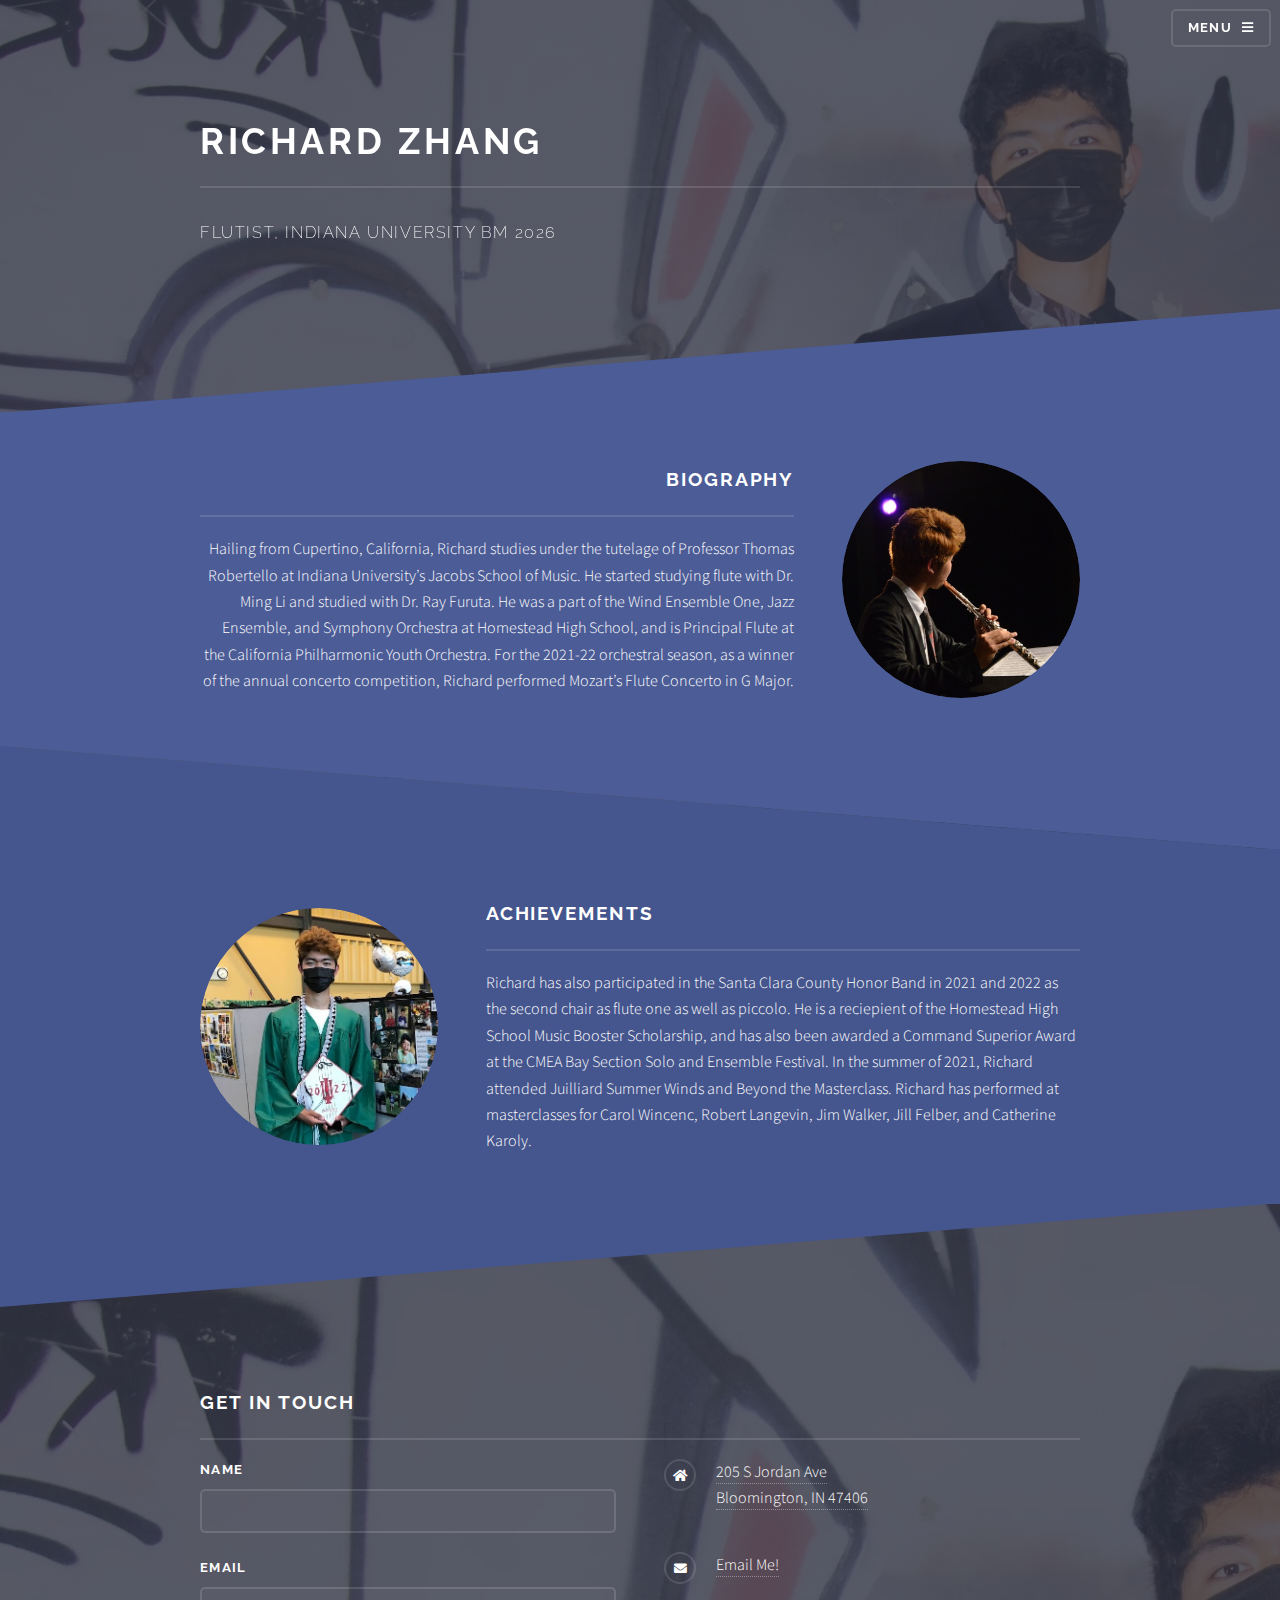
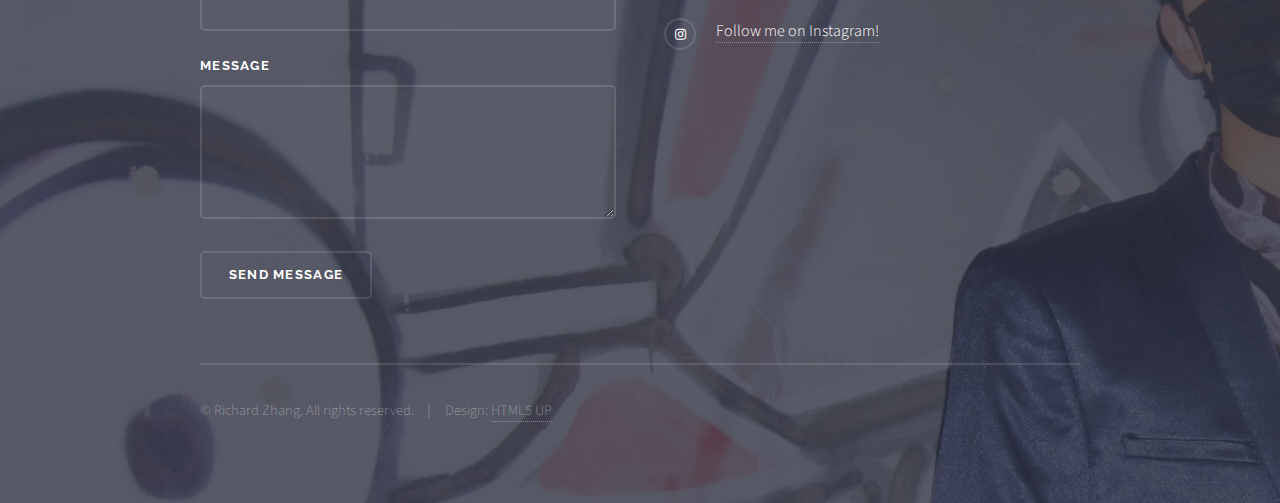
<file: index.html>
<!DOCTYPE HTML>

<html>
	<head>
		<title>Richard Zhang</title>
		<meta charset="utf-8" />
		<meta name="viewport" content="width=device-width, initial-scale=1, user-scalable=no" />
		<link rel="stylesheet" href="assets/css/main.css" />
		<noscript><link rel="stylesheet" href="assets/css/noscript.css" /></noscript>
	</head>
	<body class="is-preload">

		<!-- Page Wrapper -->
			<div id="page-wrapper">

				<!-- Header -->
					<header id="header" class="alt">
						<h1><a href="/">Richard Zhang</a></h1>
						<nav>
							<a href="#menu">Menu</a>
						</nav>
					</header>

				<!-- Menu -->
					<nav id="menu">
						<div class="inner">
							<h2>Menu</h2>
							<ul class="links">
								<li><a href="/">Home</a></li>
								<li><a href="RepList">Repertoire List</a></li>
								<li><a href="Media">Media</a></li>
								<li><a href="images/Resume.pdf">Resume(pdf)</a></li>

								<!-- <li><a href="#">Sign Up</a></li> -->
							</ul>
							<a href="#" class="close">Close</a>
						</div>
					</nav>

				<!-- Banner -->
					<section id="banner">
						<div class="inner">
							<!-- <div class="logo"><span class="icon fa-gem"></span></div> -->
							<h2>Richard Zhang</h2>
							<p>Flutist, Indiana University BM 2026</p>
						</div>
					</section>

				<!-- Wrapper -->
					<section id="wrapper">

						<!-- One -->
							<section id="one" class="wrapper spotlight style1">
								<div class="inner">
									<a href="#" class="image"><img src="images/pic01.jpg" alt="" /></a>
									<div class="content">
										<h2 class="major">Biography</h2>
										<p>Hailing from Cupertino, California, Richard studies under the tutelage of Professor Thomas Robertello at Indiana University’s Jacobs School of Music. He started studying flute with Dr. Ming Li and studied with Dr. Ray Furuta. He was a part of the Wind Ensemble One, Jazz Ensemble, and Symphony Orchestra at Homestead High School, and is Principal Flute at the California Philharmonic Youth Orchestra. For the 2021-22 orchestral season, as a winner of the annual concerto competition, Richard performed Mozart’s Flute Concerto in G Major. 
											</p>
										<!-- <a href="#" class="special">Learn more</a> -->
									</div>
								</div>
							</section>

						<!-- Two -->
							<section id="two" class="wrapper alt spotlight style2">
								<div class="inner">
									<a href="#" class="image"><img src="images/pic03.jpg" alt="" /></a>
									<div class="content">
										<h2 class="major">Achievements</h2>
										<p>Richard has also participated in the Santa Clara County Honor Band in 2021 and 2022 as the second chair as flute one as well as piccolo. He is a reciepient of the Homestead High School Music Booster Scholarship, and has also been awarded a Command Superior Award at the CMEA Bay Section Solo and Ensemble Festival. In the summer of 2021, Richard attended Juilliard Summer Winds and Beyond the Masterclass. Richard has performed at masterclasses for Carol Wincenc, Robert Langevin, Jim Walker, Jill Felber, and Catherine Karoly.</p>
										<!-- <a href="#" class="special">Learn more</a> -->
									</div>
								</div>
							</section>

				<!-- Footer -->
					<section id="footer">
						<div class="inner">
							<h2 class="major">Get in touch</h2>
							<form action="https://formspree.io/f/mnqwknlj" method="POST" >
								<div class="fields">
									<div class="field">
										<label for="name">Name</label>
										<input type="text" name="name" id="name" required />
									</div>
									<div class="field">
										<label for="email">Email</label>
										<input type="email" name="email" id="email" required/>
									</div>
									<div class="field">
										<label for="message">Message</label>
										<textarea name="message" id="message" rows="4" required></textarea>
									</div>
								</div>
								<ul class="actions">
									<li><input type="submit" value="Send Message" /></li>
								</ul>
							</form>
							<ul class="contact">
								<li class="icon solid fa-home">
									
									
									<a href=https://www.google.com/maps?q=jacobs+school+of+music&uact=5&gs_lcp=[base64]&um=1&ie=UTF-8&sa=X&ved=2ahUKEwioj--Zrtv4AhVCIUQIHWFEClIQ_AUoA3oECAIQBQ target="_blank">205 S Jordan Ave<br />
										Bloomington, IN 47406</a>
								</li>
								<li class="icon solid fa-envelope"><a href="mailto:richard.yzhang@yahoo.com" target="_blank">Email Me!</a></li>
								<li class="icon brands fa-instagram"><a href="https://www.instagram.com/richardzhangfl/" target="_blank">Follow me on Instagram!</a></li>
								<!-- <li class="icon solid fa-phone">(000) 000-0000</li> -->
								<!-- <li class="icon brands fa-twitter"><a href="#">twitter.com/untitled-tld</a></li>
								<li class="icon brands fa-facebook-f"><a href="#">facebook.com/untitled-tld</a></li> -->
							</ul>
							<ul class="copyright">
								<li>&copy; Richard Zhang. All rights reserved.</li><li>Design: <a href="http://html5up.net">HTML5 UP</a></li>
							</ul>
						</div>
					</section>

			</div>

		<!-- Scripts -->
			<script src="assets/js/jquery.min.js"></script>
			<script src="assets/js/jquery.scrollex.min.js"></script>
			<script src="assets/js/browser.min.js"></script>
			<script src="assets/js/breakpoints.min.js"></script>
			<script src="assets/js/util.js"></script>
			<script src="assets/js/main.js"></script>

	</body>
</html>

						<!-- Three -->
							<!-- <section id="three" class="wrapper spotlight style3">
								<div class="inner">
									<a href="#" class="image"><img src="images/pic03.jpg" alt="" /></a>
									<div class="content">
										<h2 class="major">Nullam dignissim</h2>
										<p>Lorem ipsum dolor sit amet, etiam lorem adipiscing elit. Cras turpis ante, nullam sit amet turpis non, sollicitudin posuere urna. Mauris id tellus arcu. Nunc vehicula id nulla dignissim dapibus. Nullam ultrices, neque et faucibus viverra, ex nulla cursus.</p>
										<a href="#" class="special">Learn more</a>
									</div>
								</div>
							</section> -->

						<!-- Four -->
							<!-- <section id="four" class="wrapper alt style1">
								<div class="inner">
									<h2 class="major">Vitae phasellus</h2>
									<p>Cras mattis ante fermentum, malesuada neque vitae, eleifend erat. Phasellus non pulvinar erat. Fusce tincidunt, nisl eget mattis egestas, purus ipsum consequat orci, sit amet lobortis lorem lacus in tellus. Sed ac elementum arcu. Quisque placerat auctor laoreet.</p>
									<section class="features">
										<article>
											<a href="#" class="image"><img src="images/pic04.jpg" alt="" /></a>
											<h3 class="major">Sed feugiat lorem</h3>
											<p>Lorem ipsum dolor sit amet, consectetur adipiscing vehicula id nulla dignissim dapibus ultrices.</p>
											<a href="#" class="special">Learn more</a>
										</article>
										<article>
											<a href="#" class="image"><img src="images/pic05.jpg" alt="" /></a>
											<h3 class="major">Nisl placerat</h3>
											<p>Lorem ipsum dolor sit amet, consectetur adipiscing vehicula id nulla dignissim dapibus ultrices.</p>
											<a href="#" class="special">Learn more</a>
										</article>
										<article>
											<a href="#" class="image"><img src="images/pic06.jpg" alt="" /></a>
											<h3 class="major">Ante fermentum</h3>
											<p>Lorem ipsum dolor sit amet, consectetur adipiscing vehicula id nulla dignissim dapibus ultrices.</p>
											<a href="#" class="special">Learn more</a>
										</article>
										<article>
											<a href="#" class="image"><img src="images/pic07.jpg" alt="" /></a>
											<h3 class="major">Fusce consequat</h3>
											<p>Lorem ipsum dolor sit amet, consectetur adipiscing vehicula id nulla dignissim dapibus ultrices.</p>
											<a href="#" class="special">Learn more</a>
										</article>
									</section>
									<ul class="actions">
										<li><a href="#" class="button">Browse All</a></li>
									</ul>
								</div>
							</section>

					</section> -->
</file>
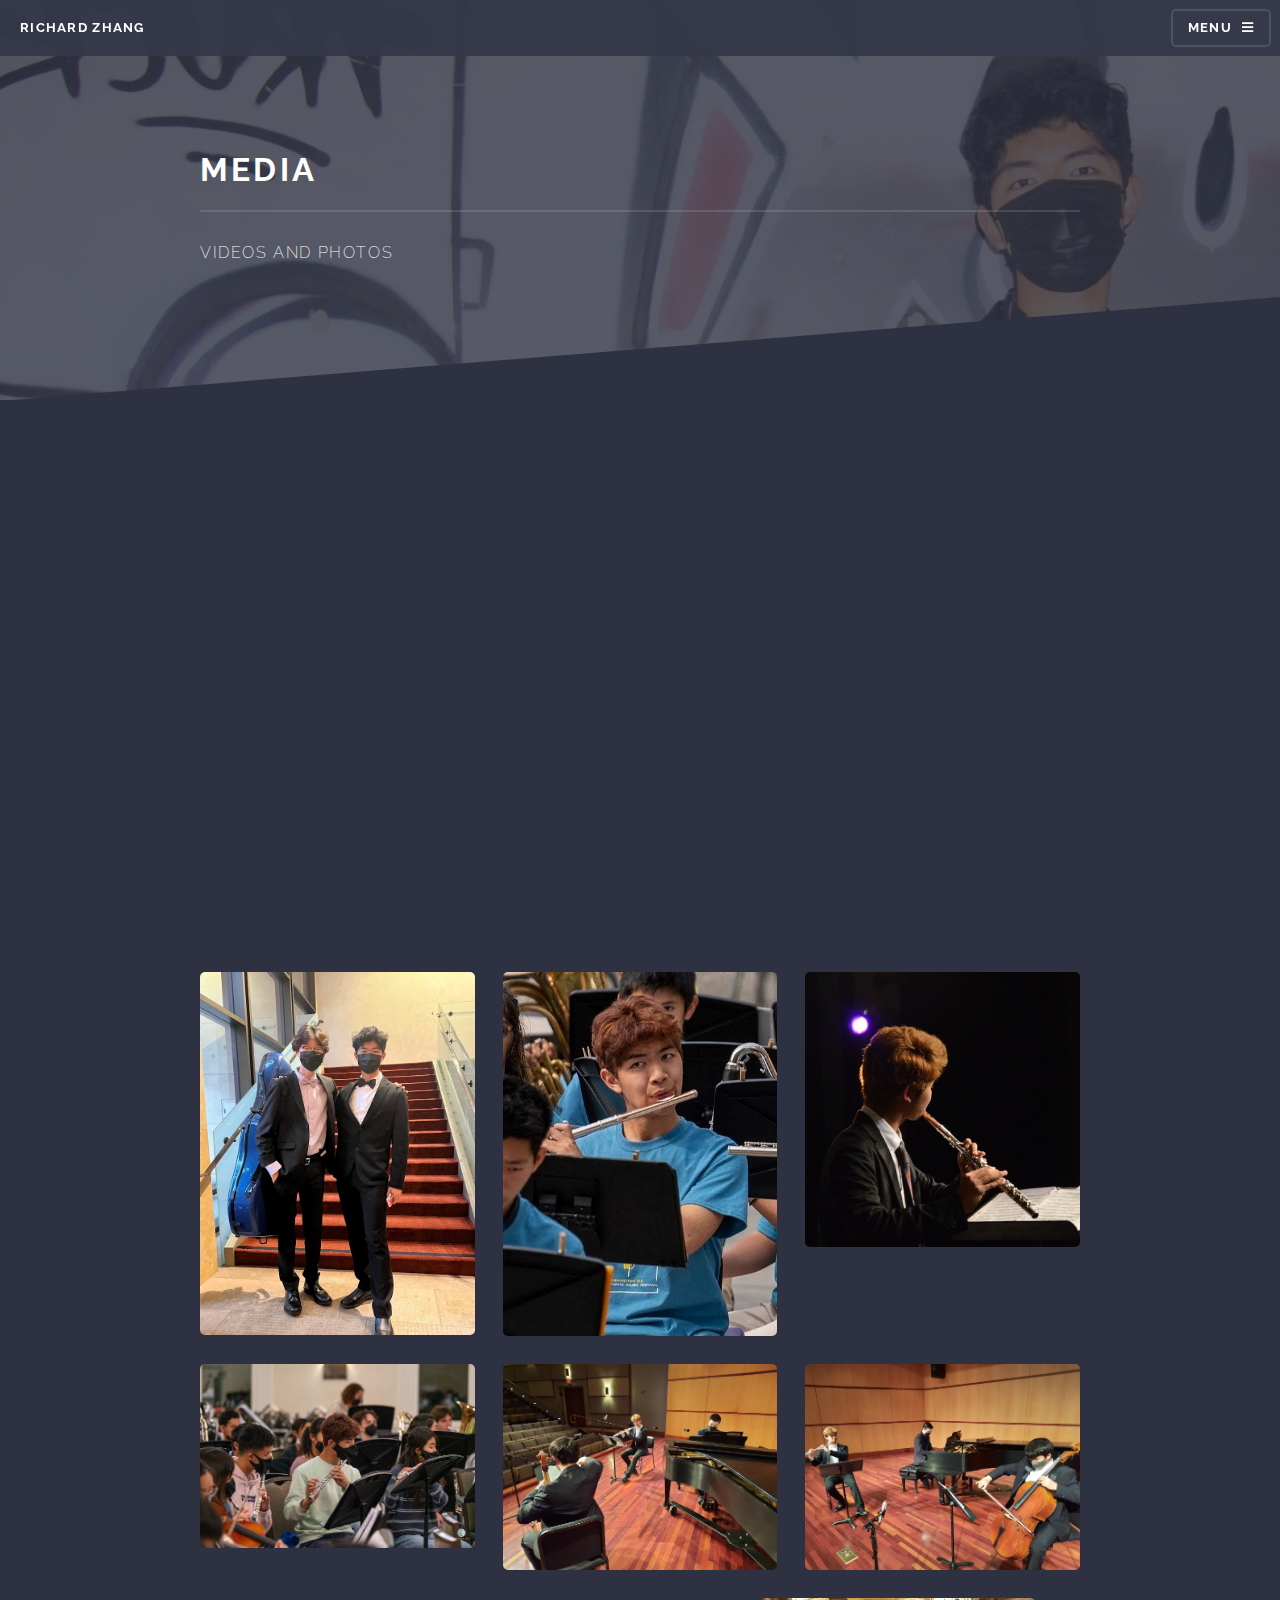
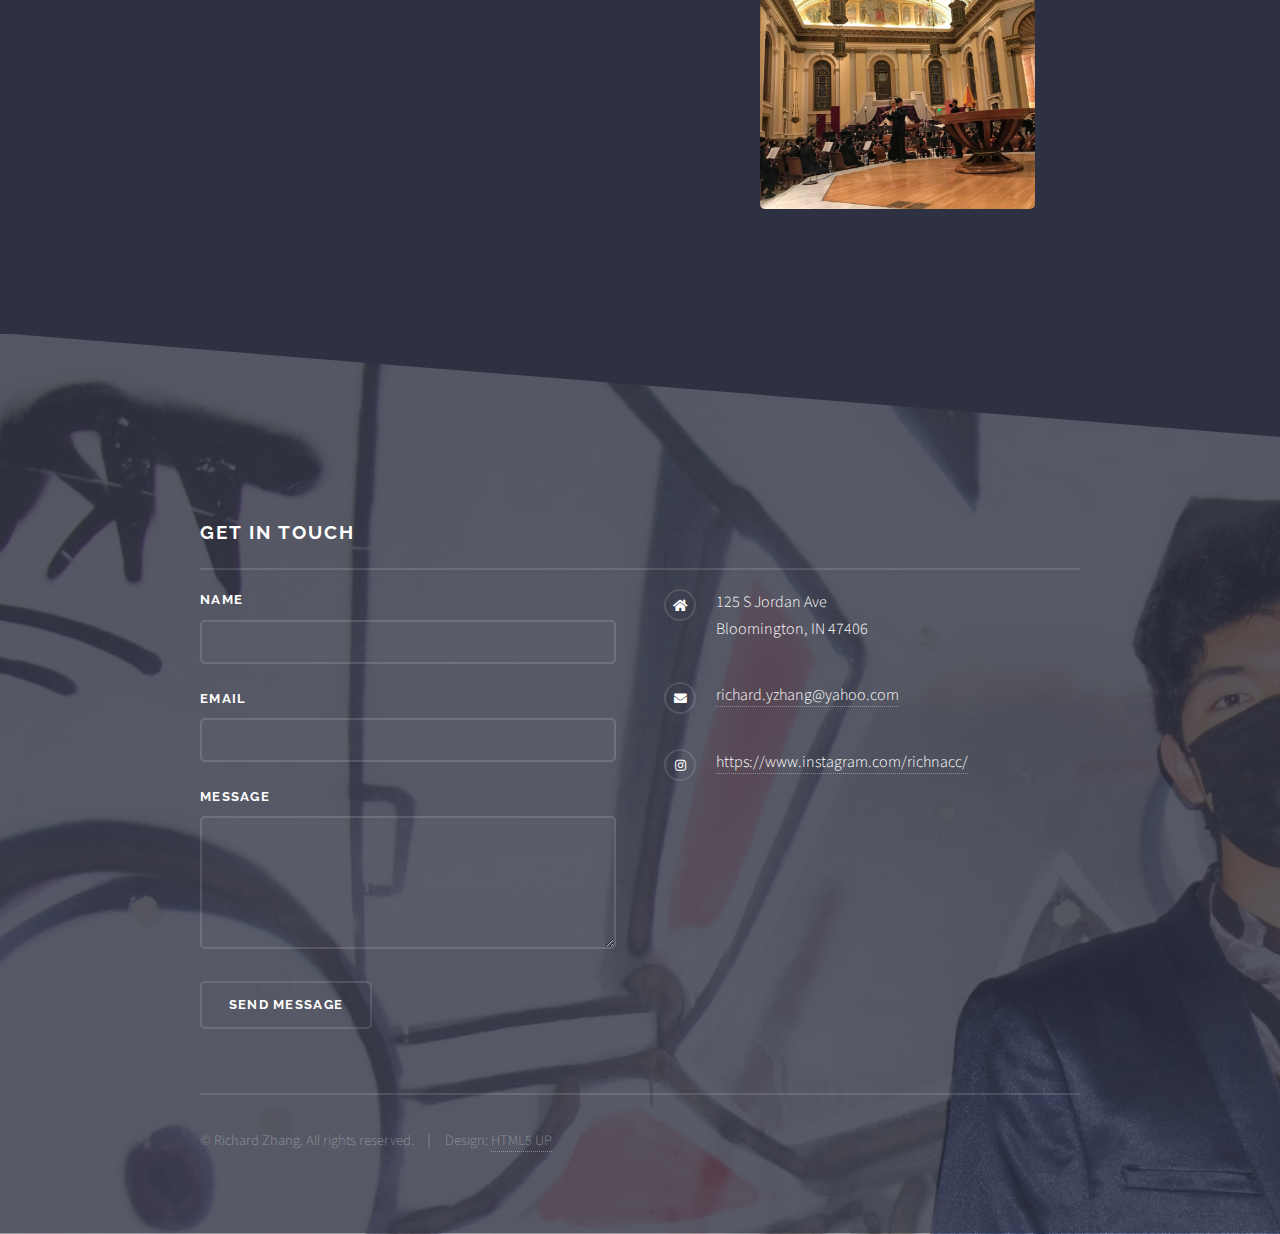
<file: elements.html>
<!DOCTYPE HTML>
<!--
	Solid State by HTML5 UP
	html5up.net | @ajlkn
	Free for personal and commercial use under the CCA 3.0 license (html5up.net/license)
-->
<html>
	<head>
		<title>Media - Richard Zhang</title>
		<meta charset="utf-8" />
		<meta name="viewport" content="width=device-width, initial-scale=1, user-scalable=no" />
		<link rel="stylesheet" href="assets/css/main.css" />
		<noscript><link rel="stylesheet" href="assets/css/noscript.css" /></noscript>
	</head>
	<body class="is-preload">

		<!-- Page Wrapper -->
			<div id="page-wrapper">

				<!-- Header -->
					<header id="header">
						<h1><a href="index.html">Richard Zhang</a></h1>
						<nav>
							<a href="#menu">Menu</a>
						</nav>
					</header>

				<!-- Menu -->
				<nav id="menu">
					<div class="inner">
						<h2>Menu</h2>
						<ul class="links">
							<li><a href="index.html">Home</a></li>
							<li><a href="generic.html">Repertoire List</a></li>
							<li><a href="elements.html">Media</a></li>
							<li><a href="images/Resume.pdf" target="_blank">Resume</a></li>
							<!-- <li><a href="#">Sign Up</a></li> -->
						</ul>
						<a href="#" class="close">Close</a>
					</div>
				</nav>
				<!-- Wrapper -->
					<section id="wrapper">
						<header>
							<div class="inner">
								<h2>Media</h2>
								<p>Videos and Photos</p>
							</div>
						</header>

						<!-- Content -->
							<div class="wrapper">
								<div class="inner">

									<section>
										<!-- <h3 class="major">Image</h3>
										<h4>Fit</h4> -->
										<div class="box alt">
											<div class="row gtr-uniform">
												<!-- <div class="col-12"><span class="image fit"><img src="images/pic08.jpg" alt="" /></span></div> -->
												<iframe width="900" height="523.25" src="https://www.youtube.com/embed/eOXHzJzvMw0" title="YouTube video player" frameborder="0" allow="accelerometer; autoplay; clipboard-write; encrypted-media; gyroscope; picture-in-picture" allowfullscreen></iframe>
												<div class="col-4"><span class="image fit"><img src="images/elliotkim.jpg" alt="" /></span></div>
												<div class="col-4"><span class="image fit"><img src="images/dcperform.JPG" alt="" /></span></div>
												<div class="col-4"><span class="image fit"><img src="images/pic01.jpg" alt="" /></span></div>

												<div class="col-4"><span class="image fit"><img src="images/dcrehearse.JPG" alt="" /></span></div>
												<div class="col-4"><span class="image fit"><img src="images/sccmrec1.jpg" alt="" /></span></div>
												<div class="col-4"><span class="image fit"><img src="images/sccmrec2.jpg" alt="" /></span></div>
												<iframe width="560" height="315" src="https://www.youtube.com/embed/dRkaLaThovQ" title="YouTube video player" frameborder="0" allow="accelerometer; autoplay; clipboard-write; encrypted-media; gyroscope; picture-in-picture" allowfullscreen></iframe>
												<div class="col-4"><span class="image fit"><img src="images/stjoseph.jpg" alt="" /></span></div>
												<!-- <div class="col-4"><span class="image fit"><img src="images/pic07.jpg" alt="" /></span></div>
												<div class="col-4"><span class="image fit"><img src="images/pic05.jpg" alt="" /></span></div> -->
											</div>
										</div>
										<!-- <h4>Left &amp; Right</h4>
										<p><span class="image left"><img src="images/pic01.jpg" alt="" /></span>Morbi mattis mi consectetur tortor elementum, varius pellentesque velit convallis. Aenean tincidunt lectus auctor mauris maximus, ac scelerisque ipsum tempor. Duis vulputate ex et ex tincidunt, quis lacinia velit aliquet. Duis non efficitur nisi, id malesuada justo. Maecenas sagittis felis ac sagittis semper. Curabitur purus leo, tempus sed finibus eget, fringilla quis risus. Maecenas et lorem quis sem varius sagittis et a est. Maecenas iaculis iaculis sem. Donec vel dolor at arcu tincidunt bibendum. Interdum et malesuada fames ac ante ipsum primis in faucibus. Fusce ut aliquet justo. Donec id neque ipsum. Integer eget ultricies odio. Nam vel ex a orci fringilla tincidunt. Aliquam eleifend ligula non velit accumsan cursus. Etiam ut gravida sapien. Morbi mattis mi consectetur tortor elementum, varius pellentesque velit convallis. Aenean tincidunt lectus auctor mauris maximus, ac scelerisque ipsum tempor. Duis vulputate ex et ex tincidunt, quis lacinia velit aliquet. Duis non efficitur nisi, id malesuada justo. Maecenas sagittis felis ac sagittis semper. Curabitur purus leo, tempus sed finibus eget, fringilla quis risus. Maecenas et lorem quis sem varius sagittis et a est. Maecenas iaculis iaculis sem. Donec vel dolor at arcu tincidunt bibendum. Interdum et malesuada fames ac ante ipsum primis in faucibus. Fusce ut aliquet justo. Donec id neque ipsum. Integer eget ultricies odio. Nam vel ex a orci fringilla tincidunt. Aliquam eleifend ligula non velit accumsan cursus. Etiam ut gravida sapien.</p>
										<p><span class="image right"><img src="images/pic02.jpg" alt="" /></span>Vestibulum ultrices risus velit, sit amet blandit massa auctor sit amet. Sed eu lectus sem. Phasellus in odio at ipsum porttitor mollis id vel diam. Praesent sit amet posuere risus, eu faucibus lectus. Vivamus ex ligula, tempus pulvinar ipsum in, auctor porta quam. Proin nec dui cursus, posuere dui eget interdum. Fusce lectus magna, sagittis at facilisis vitae, pellentesque at etiam. Quisque posuere leo quis sem commodo, vel scelerisque nisi scelerisque. Suspendisse id quam vel tortor tincidunt suscipit. Nullam auctor orci eu dolor consectetur, interdum ullamcorper ante tincidunt. Mauris felis nec felis elementum varius. Nam sapien ante, varius in pulvinar vitae, rhoncus id massa. Donec varius ex in mauris ornare, eget euismod urna egestas. Etiam lacinia tempor ipsum, sodales porttitor justo. Aliquam dolor quam, semper in tortor eu, volutpat efficitur quam. Fusce nec fermentum nisl. Aenean erat diam, tempus aliquet erat. Etiam iaculis nulla ipsum, et pharetra libero rhoncus ut. Phasellus rutrum cursus velit, eget condimentum nunc blandit vel. In at pulvinar lectus. Morbi diam ante, vulputate et imperdiet eget, fermentum non dolor. Ut eleifend sagittis tincidunt. Sed viverra commodo mi, ac rhoncus justo. Duis neque ligula, elementum ut enim vel, posuere finibus justo. Vivamus facilisis maximus nibh quis pulvinar. Quisque hendrerit in ipsum id tellus facilisis fermentum. Proin mauris dui.</p> -->
									</section>

								</div>
							</div>

					</section>

					<!-- 
									<section>
										<h3 class="major">Text</h3>
										<p>This is <b>bold</b> and this is <strong>strong</strong>. This is <i>italic</i> and this is <em>emphasized</em>.
										This is <sup>superscript</sup> text and this is <sub>subscript</sub> text.
										This is <u>underlined</u> and this is code: <code>for (;;) { ... }</code>. Finally, <a href="#">this is a link</a>.</p>
										<h4>Blockquote</h4>
										<blockquote>Fringilla nisl. Donec accumsan interdum nisi, quis tincidunt felis sagittis eget tempus euismod. Vestibulum ante ipsum primis in faucibus vestibulum. Blandit adipiscing eu felis iaculis volutpat ac adipiscing accumsan faucibus. Vestibulum ante ipsum primis in faucibus lorem ipsum dolor sit amet nullam adipiscing eu felis.</blockquote>
										<h4>Preformatted</h4>
										<pre><code>i = 0;

while (!deck.isInOrder()) {
  print 'Iteration ' + i;
  deck.shuffle();
  i++;
}

print 'It took ' + i + ' iterations to sort the deck.';</code></pre>
									</section> -->

									<!-- <section>
										<h3 class="major">Lists</h3>
										<div class="row">
											<div class="col-6 col-12-medium">
												<h4>Unordered</h4>
												<ul>
													<li>Dolor pulvinar etiam.</li>
													<li>Sagittis adipiscing.</li>
													<li>Felis enim feugiat.</li>
												</ul>
												<h4>Alternate</h4>
												<ul class="alt">
													<li>Dolor pulvinar etiam.</li>
													<li>Sagittis adipiscing.</li>
													<li>Felis enim feugiat.</li>
												</ul>
											</div>
											<div class="col-6 col-12-medium">
												<h4>Ordered</h4>
												<ol>
													<li>Dolor pulvinar etiam.</li>
													<li>Etiam vel felis viverra.</li>
													<li>Felis enim feugiat.</li>
													<li>Dolor pulvinar etiam.</li>
													<li>Etiam vel felis lorem.</li>
													<li>Felis enim et feugiat.</li>
												</ol>
												<h4>Icons</h4>
												<ul class="icons">
													<li><a href="#" class="icon brands fa-twitter"><span class="label">Twitter</span></a></li>
													<li><a href="#" class="icon brands fa-facebook-f"><span class="label">Facebook</span></a></li>
													<li><a href="#" class="icon brands fa-instagram"><span class="label">Instagram</span></a></li>
													<li><a href="#" class="icon brands fa-github"><span class="label">Github</span></a></li>
												</ul>
											</div>
										</div>
										<h4>Actions</h4>
										<div class="row">
											<div class="col-6 col-12-medium">
												<ul class="actions">
													<li><a href="#" class="button primary">Default</a></li>
													<li><a href="#" class="button">Default</a></li>
												</ul>
												<ul class="actions small">
													<li><a href="#" class="button primary small">Small</a></li>
													<li><a href="#" class="button small">Small</a></li>
												</ul>
												<ul class="actions stacked">
													<li><a href="#" class="button primary">Default</a></li>
													<li><a href="#" class="button">Default</a></li>
												</ul>
												<ul class="actions stacked small">
													<li><a href="#" class="button primary small">Small</a></li>
													<li><a href="#" class="button small">Small</a></li>
												</ul>
											</div>
											<div class="col-6 col-12-medium">
												<ul class="actions stacked">
													<li><a href="#" class="button primary fit">Default</a></li>
													<li><a href="#" class="button fit">Default</a></li>
												</ul>
												<ul class="actions stacked small">
													<li><a href="#" class="button primary small fit">Small</a></li>
													<li><a href="#" class="button small fit">Small</a></li>
												</ul>
											</div>
										</div>
										<h4>Pagination</h4>
										<ul class="pagination">
											<li><span class="button small disabled">Prev</span></li>
											<li><a href="#" class="page active">1</a></li>
											<li><a href="#" class="page">2</a></li>
											<li><a href="#" class="page">3</a></li>
											<li><span>&hellip;</span></li>
											<li><a href="#" class="page">8</a></li>
											<li><a href="#" class="page">9</a></li>
											<li><a href="#" class="page">10</a></li>
											<li><a href="#" class="button small">Next</a></li>
										</ul>
									</section>

									<section>
										<h3 class="major">Table</h3>
										<h4>Default</h4>
										<div class="table-wrapper">
											<table>
												<thead>
													<tr>
														<th>Name</th>
														<th>Description</th>
														<th>Price</th>
													</tr>
												</thead>
												<tbody>
													<tr>
														<td>Item One</td>
														<td>Ante turpis integer aliquet porttitor.</td>
														<td>29.99</td>
													</tr>
													<tr>
														<td>Item Two</td>
														<td>Vis ac commodo adipiscing arcu aliquet.</td>
														<td>19.99</td>
													</tr>
													<tr>
														<td>Item Three</td>
														<td> Morbi faucibus arcu accumsan lorem.</td>
														<td>29.99</td>
													</tr>
													<tr>
														<td>Item Four</td>
														<td>Vitae integer tempus condimentum.</td>
														<td>19.99</td>
													</tr>
													<tr>
														<td>Item Five</td>
														<td>Ante turpis integer aliquet porttitor.</td>
														<td>29.99</td>
													</tr>
												</tbody>
												<tfoot>
													<tr>
														<td colspan="2"></td>
														<td>100.00</td>
													</tr>
												</tfoot>
											</table>
										</div>

										<h4>Alternate</h4>
										<div class="table-wrapper">
											<table class="alt">
												<thead>
													<tr>
														<th>Name</th>
														<th>Description</th>
														<th>Price</th>
													</tr>
												</thead>
												<tbody>
													<tr>
														<td>Item One</td>
														<td>Ante turpis integer aliquet porttitor.</td>
														<td>29.99</td>
													</tr>
													<tr>
														<td>Item Two</td>
														<td>Vis ac commodo adipiscing arcu aliquet.</td>
														<td>19.99</td>
													</tr>
													<tr>
														<td>Item Three</td>
														<td> Morbi faucibus arcu accumsan lorem.</td>
														<td>29.99</td>
													</tr>
													<tr>
														<td>Item Four</td>
														<td>Vitae integer tempus condimentum.</td>
														<td>19.99</td>
													</tr>
													<tr>
														<td>Item Five</td>
														<td>Ante turpis integer aliquet porttitor.</td>
														<td>29.99</td>
													</tr>
												</tbody>
												<tfoot>
													<tr>
														<td colspan="2"></td>
														<td>100.00</td>
													</tr>
												</tfoot>
											</table>
										</div>
									</section>

									<section>
										<h3 class="major">Buttons</h3>
										<ul class="actions">
											<li><a href="#" class="button primary">Primary</a></li>
											<li><a href="#" class="button">Default</a></li>
										</ul>
										<ul class="actions">
											<li><a href="#" class="button large">Large</a></li>
											<li><a href="#" class="button small">Small</a></li>
										</ul>
										<ul class="actions fit">
											<li><a href="#" class="button fit">Fit</a></li>
											<li><a href="#" class="button primary fit">Fit</a></li>
											<li><a href="#" class="button fit">Fit</a></li>
										</ul>
										<ul class="actions fit small">
											<li><a href="#" class="button primary fit small">Fit + Small</a></li>
											<li><a href="#" class="button fit small">Fit + Small</a></li>
											<li><a href="#" class="button primary fit small">Fit + Small</a></li>
										</ul>
										<ul class="actions">
											<li><a href="#" class="button primary icon solid fa-download">Icon</a></li>
											<li><a href="#" class="button icon solid fa-download">Icon</a></li>
										</ul>
										<ul class="actions">
											<li><span class="button primary disabled">Disabled</span></li>
											<li><span class="button disabled">Disabled</span></li>
										</ul>
									</section>

									<section>
										<h3 class="major">Form</h3>
										<form method="post" action="#">
											<div class="row gtr-uniform">
												<div class="col-6 col-12-xsmall">
													<label for="demo-name">Name</label>
													<input type="text" name="demo-name" id="demo-name" value="" />
												</div>
												<div class="col-6 col-12-xsmall">
													<label for="demo-email">Email</label>
													<input type="email" name="demo-email" id="demo-email" value="" />
												</div>
												<div class="col-12">
													<label for="demo-category">Category</label>
													<select name="demo-category" id="demo-category">
														<option value="">-</option>
														<option value="1">Manufacturing</option>
														<option value="1">Shipping</option>
														<option value="1">Administration</option>
														<option value="1">Human Resources</option>
													</select>
												</div>
												<div class="col-4 col-12-small">
													<input type="radio" id="demo-priority-low" name="demo-priority" checked>
													<label for="demo-priority-low">Low Priority</label>
												</div>
												<div class="col-4 col-12-small">
													<input type="radio" id="demo-priority-normal" name="demo-priority">
													<label for="demo-priority-normal">Normal Priority</label>
												</div>
												<div class="col-4 col-12-small">
													<input type="radio" id="demo-priority-high" name="demo-priority">
													<label for="demo-priority-high">High Priority</label>
												</div>
												<div class="col-6 col-12-small">
													<input type="checkbox" id="demo-copy" name="demo-copy">
													<label for="demo-copy">Email me a copy</label>
												</div>
												<div class="col-6 col-12-small">
													<input type="checkbox" id="demo-human" name="demo-human" checked>
													<label for="demo-human">Not a robot</label>
												</div>
												<div class="col-12">
													<label for="demo-message">Message</label>
													<textarea name="demo-message" id="demo-message" rows="6"></textarea>
												</div>
												<div class="col-12">
													<ul class="actions">
														<li><input type="submit" value="Send Message" class="primary" /></li>
														<li><input type="reset" value="Reset" /></li>
													</ul>
												</div>
											</div>
										</form>
									</section> -->


				<!-- Footer -->
				<section id="footer">
					<div class="inner">
						<h2 class="major">Get in touch</h2>
						<form method="post" action="#">
							<div class="fields">
								<div class="field">
									<label for="name">Name</label>
									<input type="text" name="name" id="name" />
								</div>
								<div class="field">
									<label for="email">Email</label>
									<input type="email" name="email" id="email" />
								</div>
								<div class="field">
									<label for="message">Message</label>
									<textarea name="message" id="message" rows="4"></textarea>
								</div>
							</div>
							<ul class="actions">
								<li><input type="submit" value="Send Message" /></li>
							</ul>
						</form>
						<ul class="contact">
							<li class="icon solid fa-home">
								125 S Jordan Ave<br />
								Bloomington, IN 47406
							</li>
							<!-- <li class="icon solid fa-phone">(000) 000-0000</li> -->
							<li class="icon solid fa-envelope"><a href="#">richard.yzhang@yahoo.com</a></li>
							<!-- <li class="icon brands fa-twitter"><a href="#">twitter.com/untitled-tld</a></li>
							<li class="icon brands fa-facebook-f"><a href="#">facebook.com/untitled-tld</a></li> -->
							<li class="icon brands fa-instagram"><a href="https://www.instagram.com/richnacc/"  target="_blank">https://www.instagram.com/richnacc/</a></li>
						</ul>
						<ul class="copyright">
							<li>&copy; Richard Zhang. All rights reserved.</li><li>Design: <a href="http://html5up.net">HTML5 UP</a></li>
						</ul>
					</div>
				</section>


			</div>

		<!-- Scripts -->
			<script src="assets/js/jquery.min.js"></script>
			<script src="assets/js/jquery.scrollex.min.js"></script>
			<script src="assets/js/browser.min.js"></script>
			<script src="assets/js/breakpoints.min.js"></script>
			<script src="assets/js/util.js"></script>
			<script src="assets/js/main.js"></script>

	</body>
</html>
</file>
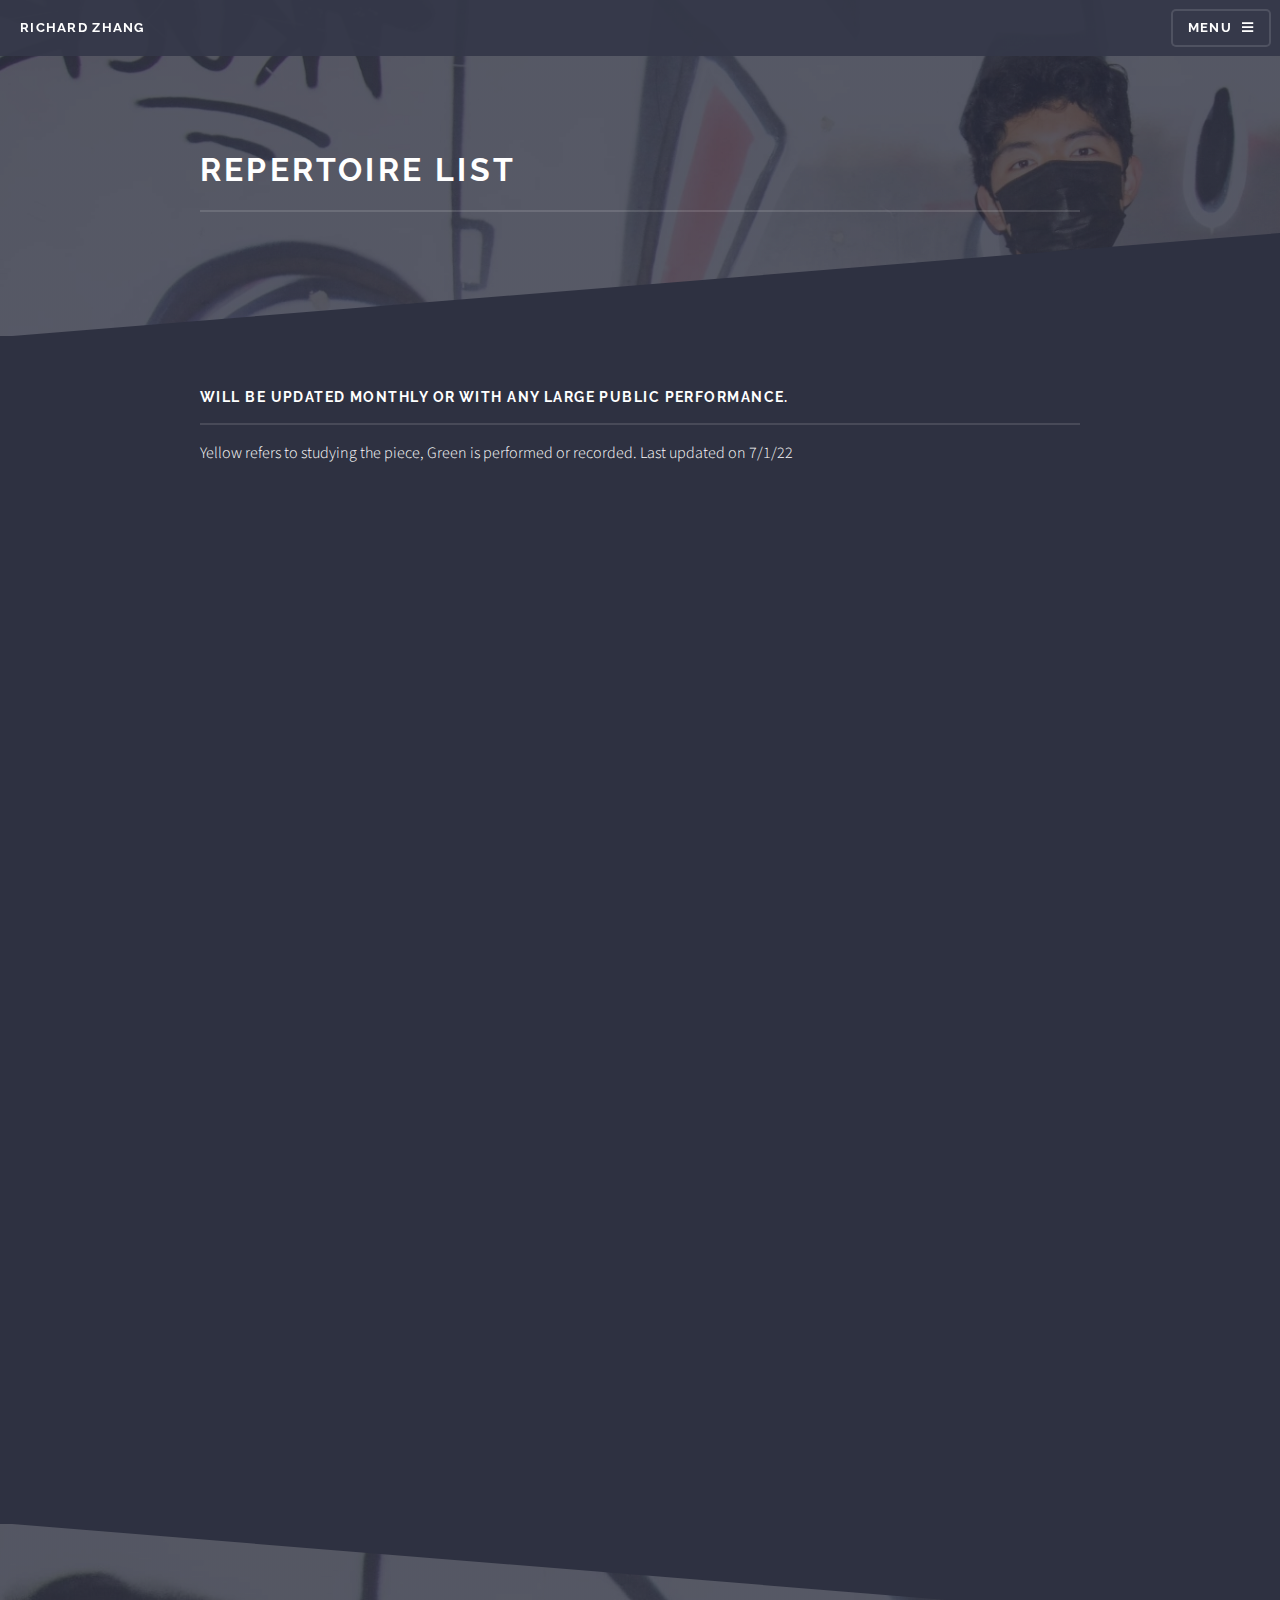
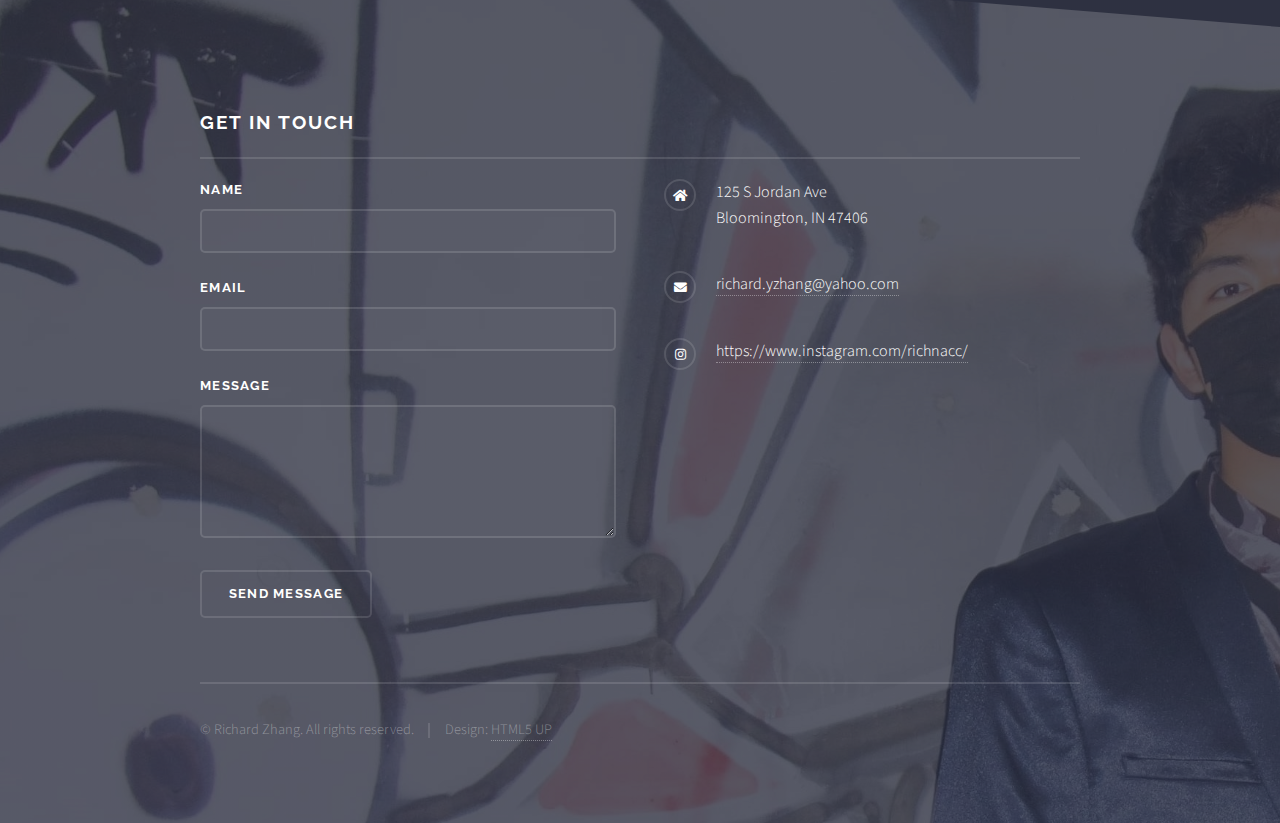
<file: generic.html>
<!DOCTYPE HTML>

<html>
	<head>
		<title>Repertoire List - Richard Zhang</title>
		<meta charset="utf-8" />
		<meta name="viewport" content="width=device-width, initial-scale=1, user-scalable=no" />
		<link rel="stylesheet" href="assets/css/main.css" />
		<noscript><link rel="stylesheet" href="assets/css/noscript.css" /></noscript>
	</head>
	<body class="is-preload">

		<!-- Page Wrapper -->
			<div id="page-wrapper">

				<!-- Header -->
					<header id="header">
						<h1><a href="index.html">Richard Zhang</a></h1>
						<nav>
							<a href="#menu">Menu</a>
						</nav>
					</header>

				<!-- Menu -->
				<nav id="menu">
					<div class="inner">
						<h2>Menu</h2>
						<ul class="links">
							<li><a href="index.html">Home</a></li>
							<li><a href="generic.html">Repertoire List</a></li>
							<li><a href="elements.html">Media</a></li>
							<li><a href="images/Resume.pdf" target="_blank">Resume</a></li>
							<!-- <li><a href="#">Sign Up</a></li> -->
						</ul>
						<a href="#" class="close">Close</a>
					</div>
				</nav>

				<!-- Wrapper -->
					<section id="wrapper">
						<header>
							<div class="inner">
								<h2>Repertoire List</h2>
								<!-- <p>Updated on 7/1/22</p> -->
							</div>
						</header>

						<!-- Content -->
							<div class="wrapper">
								<div class="inner">

									<h3 class="major">Will be Updated monthly or with any large public performance.</h3>
									<p> Yellow  refers to studying the piece, Green is performed or recorded. Last updated on 7/1/22</p>

									<iframe src="https://docs.google.com/spreadsheets/d/e/2PACX-1vSI46Pyl4ISzHqKRjfjLZLNDW8emKs1xb9AXTXqs3OZjc7Xaqh-jrVcAUlu6tvLZmtmP0t90ubkCz-z/pubhtml?gid=1102329546&amp;single=true&amp;widget=true&amp;headers=false" width = 100%; height =1000em></iframe>
									<!-- <h3 class="major">Vitae phasellus</h3>
									<p>Cras mattis ante fermentum, malesuada neque vitae, eleifend erat. Phasellus non pulvinar erat. Fusce tincidunt, nisl eget mattis egestas, purus ipsum consequat orci, sit amet lobortis lorem lacus in tellus. Sed ac elementum arcu. Quisque placerat auctor laoreet.</p>

									<section class="features">
										<article>
											<a href="#" class="image"><img src="images/pic04.jpg" alt="" /></a>
											<h3 class="major">Sed feugiat lorem</h3>
											<p>Lorem ipsum dolor sit amet, consectetur adipiscing vehicula id nulla dignissim dapibus ultrices.</p>
											<a href="#" class="special">Learn more</a>
										</article>
										<article>
											<a href="#" class="image"><img src="images/pic05.jpg" alt="" /></a>
											<h3 class="major">Nisl placerat</h3>
											<p>Lorem ipsum dolor sit amet, consectetur adipiscing vehicula id nulla dignissim dapibus ultrices.</p>
											<a href="#" class="special">Learn more</a>
										</article> -->
									</section>

								</div>
							</div>

					</section>

				<!-- Footer -->
				<section id="footer">
					<div class="inner">
						<h2 class="major">Get in touch</h2>
						<form method="post" action="#">
							<div class="fields">
								<div class="field">
									<label for="name">Name</label>
									<input type="text" name="name" id="name" />
								</div>
								<div class="field">
									<label for="email">Email</label>
									<input type="email" name="email" id="email" />
								</div>
								<div class="field">
									<label for="message">Message</label>
									<textarea name="message" id="message" rows="4"></textarea>
								</div>
							</div>
							<ul class="actions">
								<li><input type="submit" value="Send Message" /></li>
							</ul>
						</form>
						<ul class="contact">
							<li class="icon solid fa-home">
								125 S Jordan Ave<br />
								Bloomington, IN 47406
							</li>
							<!-- <li class="icon solid fa-phone">(000) 000-0000</li> -->
							<li class="icon solid fa-envelope"><a href="#">richard.yzhang@yahoo.com</a></li>
							<!-- <li class="icon brands fa-twitter"><a href="#">twitter.com/untitled-tld</a></li>
							<li class="icon brands fa-facebook-f"><a href="#">facebook.com/untitled-tld</a></li> -->
							<li class="icon brands fa-instagram"><a href="https://www.instagram.com/richnacc/"  target="_blank">https://www.instagram.com/richnacc/</a></li>
						</ul>
						<ul class="copyright">
							<li>&copy; Richard Zhang. All rights reserved.</li><li>Design: <a href="http://html5up.net">HTML5 UP</a></li>
						</ul>
					</div>
				</section>

			</div>

		<!-- Scripts -->
			<script src="assets/js/jquery.min.js"></script>
			<script src="assets/js/jquery.scrollex.min.js"></script>
			<script src="assets/js/browser.min.js"></script>
			<script src="assets/js/breakpoints.min.js"></script>
			<script src="assets/js/util.js"></script>
			<script src="assets/js/main.js"></script>

	</body>
</html>
</file>
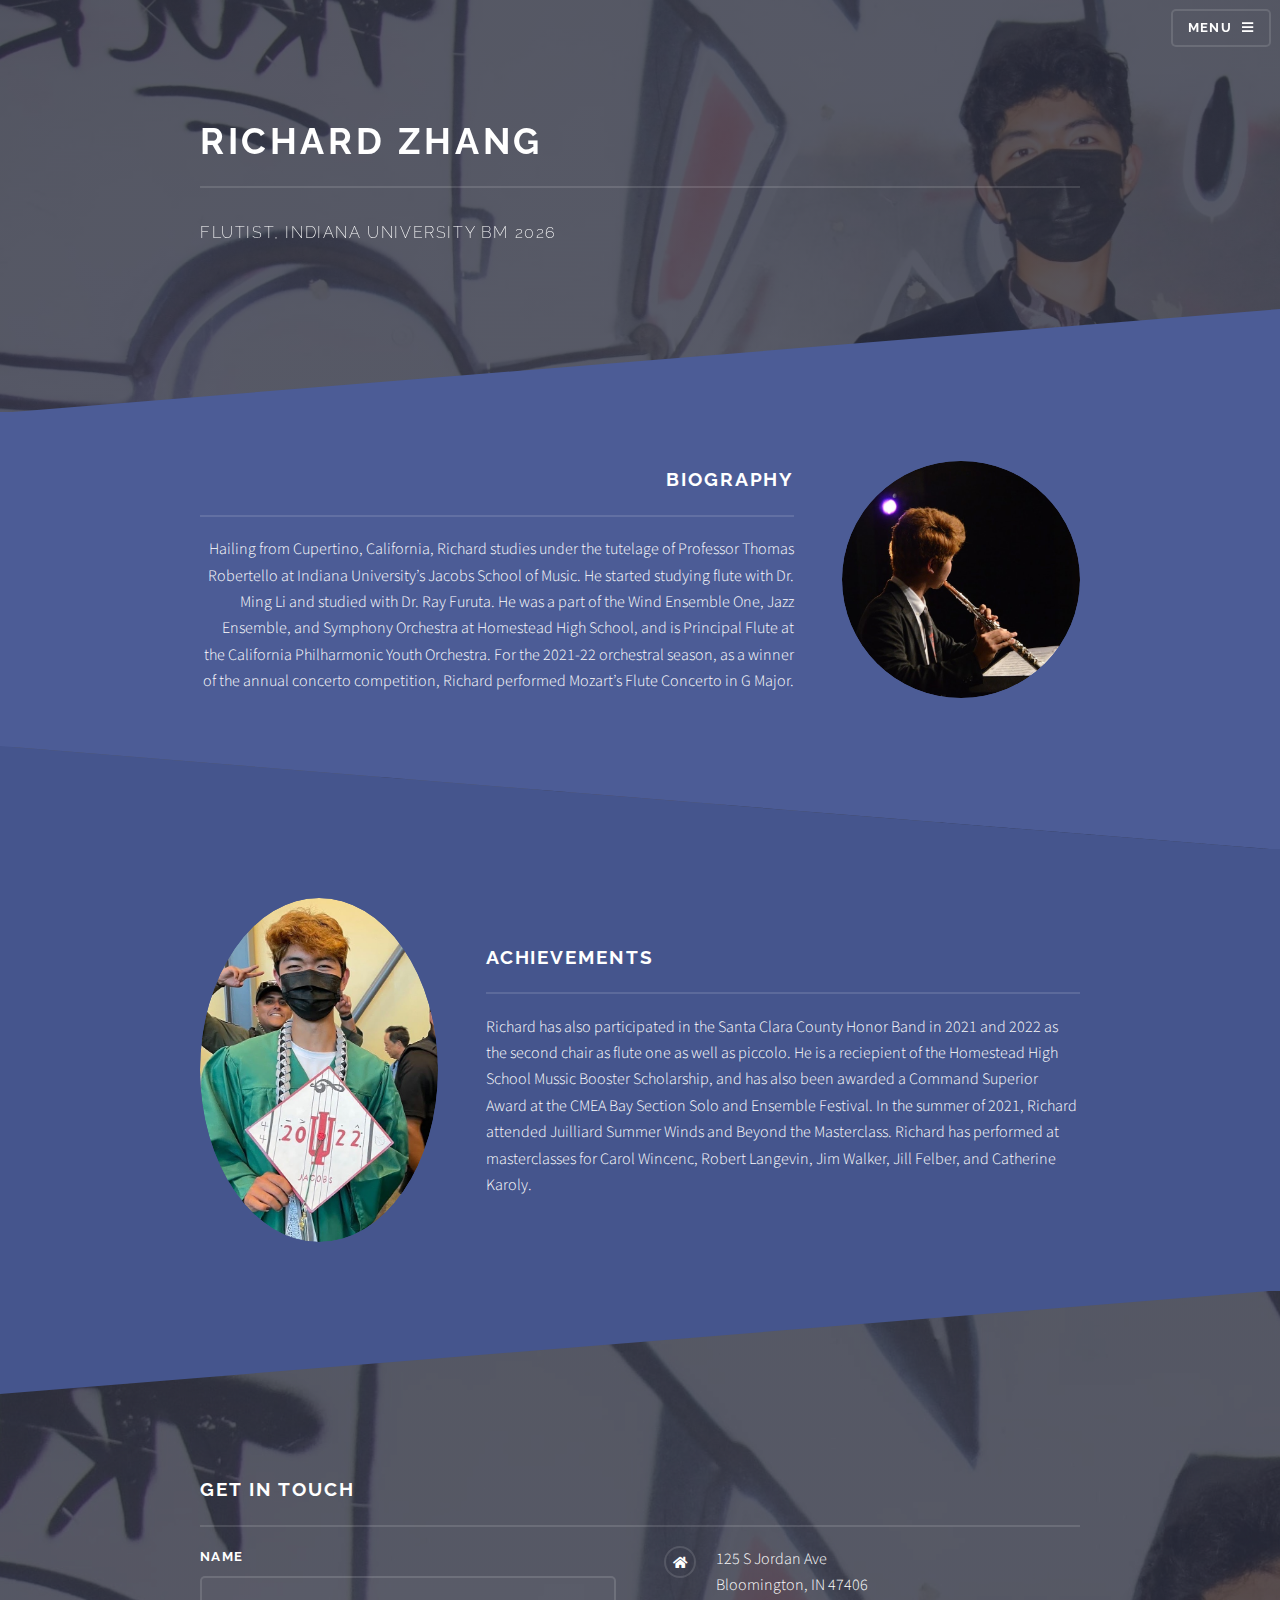
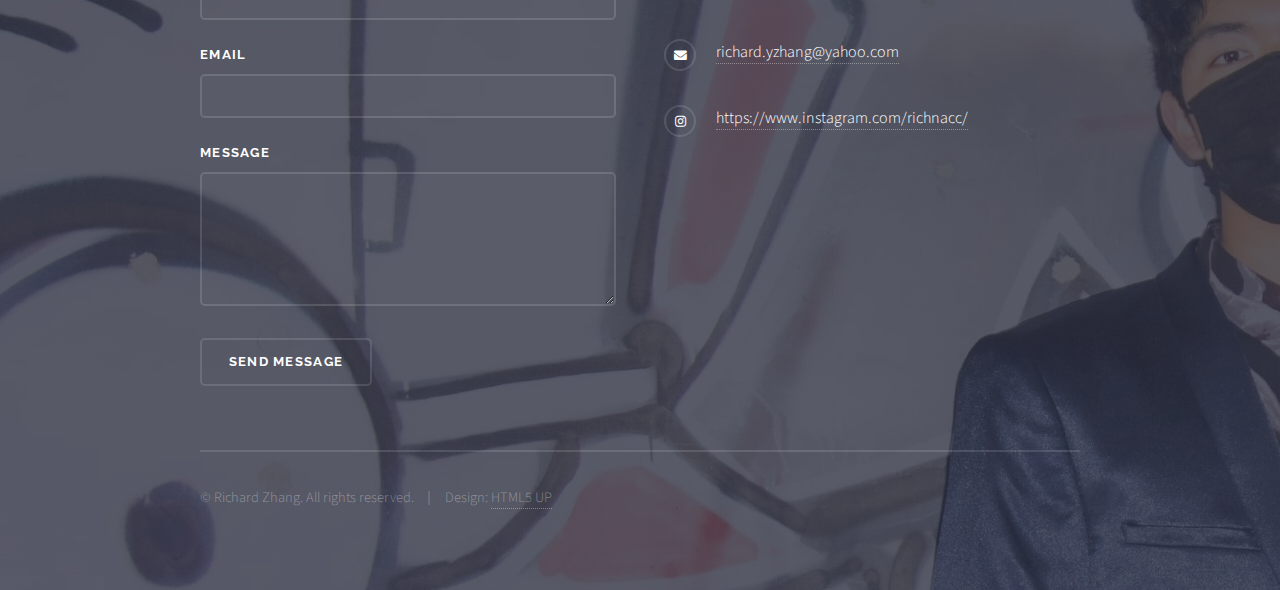
<file: Home.html>
<!DOCTYPE HTML>

<html>
	<head>
		<title>Richard Zhang</title>
		<meta charset="utf-8" />
		<meta name="viewport" content="width=device-width, initial-scale=1, user-scalable=no" />
		<link rel="stylesheet" href="assets/css/main.css" />
		<noscript><link rel="stylesheet" href="assets/css/noscript.css" /></noscript>
	</head>
	<body class="is-preload">

		<!-- Page Wrapper -->
			<div id="page-wrapper">

				<!-- Header -->
					<header id="header" class="alt">
						<h1><a href="Home.html">Richard Zhang</a></h1>
						<nav>
							<a href="#menu">Menu</a>
						</nav>
					</header>

				<!-- Menu -->
					<nav id="menu">
						<div class="inner">
							<h2>Menu</h2>
							<ul class="links">
								<li><a href="Home.html">Home</a></li>
							<li><a href="RepList.html">Repertoire List</a></li>
							<li><a href="Media.html">Media</a></li>
								<li><a href="images/Resume.pdf" target="_blank">Resume</a></li>
								<!-- <li><a href="#">Sign Up</a></li> -->
							</ul>
							<a href="#" class="close">Close</a>
						</div>
					</nav>

				<!-- Banner -->
					<section id="banner">
						<div class="inner">
							<!-- <div class="logo"><span class="icon fa-gem"></span></div> -->
							<h2>Richard Zhang</h2>
							<p>Flutist, Indiana University BM 2026</p>
						</div>
					</section>

				<!-- Wrapper -->
					<section id="wrapper">

						<!-- One -->
							<section id="one" class="wrapper spotlight style1">
								<div class="inner">
									<a href="#" class="image"><img src="images/pic01.jpg" alt="" /></a>
									<div class="content">
										<h2 class="major">Biography</h2>
										<p>Hailing from Cupertino, California, Richard studies under the tutelage of Professor Thomas Robertello at Indiana University’s Jacobs School of Music. He started studying flute with Dr. Ming Li and studied with Dr. Ray Furuta. He was a part of the Wind Ensemble One, Jazz Ensemble, and Symphony Orchestra at Homestead High School, and is Principal Flute at the California Philharmonic Youth Orchestra. For the 2021-22 orchestral season, as a winner of the annual concerto competition, Richard performed Mozart’s Flute Concerto in G Major. 
											</p>
										<!-- <a href="#" class="special">Learn more</a> -->
									</div>
								</div>
							</section>

						<!-- Two -->
							<section id="two" class="wrapper alt spotlight style2">
								<div class="inner">
									<a href="#" class="image"><img src="images/pic02.jpg" alt="" /></a>
									<div class="content">
										<h2 class="major">Achievements</h2>
										<p>Richard has also participated in the Santa Clara County Honor Band in 2021 and 2022 as the second chair as flute one as well as piccolo. He is a reciepient of the Homestead High School Mussic Booster Scholarship, and has also been awarded a Command Superior Award at the CMEA Bay Section Solo and Ensemble Festival. In the summer of 2021, Richard attended Juilliard Summer Winds and Beyond the Masterclass. Richard has performed at masterclasses for Carol Wincenc, Robert Langevin, Jim Walker, Jill Felber, and Catherine Karoly.</p>
										<!-- <a href="#" class="special">Learn more</a> -->
									</div>
								</div>
							</section>

						<!-- Three -->
							<!-- <section id="three" class="wrapper spotlight style3">
								<div class="inner">
									<a href="#" class="image"><img src="images/pic03.jpg" alt="" /></a>
									<div class="content">
										<h2 class="major">Nullam dignissim</h2>
										<p>Lorem ipsum dolor sit amet, etiam lorem adipiscing elit. Cras turpis ante, nullam sit amet turpis non, sollicitudin posuere urna. Mauris id tellus arcu. Nunc vehicula id nulla dignissim dapibus. Nullam ultrices, neque et faucibus viverra, ex nulla cursus.</p>
										<a href="#" class="special">Learn more</a>
									</div>
								</div>
							</section> -->

						<!-- Four -->
							<!-- <section id="four" class="wrapper alt style1">
								<div class="inner">
									<h2 class="major">Vitae phasellus</h2>
									<p>Cras mattis ante fermentum, malesuada neque vitae, eleifend erat. Phasellus non pulvinar erat. Fusce tincidunt, nisl eget mattis egestas, purus ipsum consequat orci, sit amet lobortis lorem lacus in tellus. Sed ac elementum arcu. Quisque placerat auctor laoreet.</p>
									<section class="features">
										<article>
											<a href="#" class="image"><img src="images/pic04.jpg" alt="" /></a>
											<h3 class="major">Sed feugiat lorem</h3>
											<p>Lorem ipsum dolor sit amet, consectetur adipiscing vehicula id nulla dignissim dapibus ultrices.</p>
											<a href="#" class="special">Learn more</a>
										</article>
										<article>
											<a href="#" class="image"><img src="images/pic05.jpg" alt="" /></a>
											<h3 class="major">Nisl placerat</h3>
											<p>Lorem ipsum dolor sit amet, consectetur adipiscing vehicula id nulla dignissim dapibus ultrices.</p>
											<a href="#" class="special">Learn more</a>
										</article>
										<article>
											<a href="#" class="image"><img src="images/pic06.jpg" alt="" /></a>
											<h3 class="major">Ante fermentum</h3>
											<p>Lorem ipsum dolor sit amet, consectetur adipiscing vehicula id nulla dignissim dapibus ultrices.</p>
											<a href="#" class="special">Learn more</a>
										</article>
										<article>
											<a href="#" class="image"><img src="images/pic07.jpg" alt="" /></a>
											<h3 class="major">Fusce consequat</h3>
											<p>Lorem ipsum dolor sit amet, consectetur adipiscing vehicula id nulla dignissim dapibus ultrices.</p>
											<a href="#" class="special">Learn more</a>
										</article>
									</section>
									<ul class="actions">
										<li><a href="#" class="button">Browse All</a></li>
									</ul>
								</div>
							</section>

					</section> -->

				<!-- Footer -->
					<section id="footer">
						<div class="inner">
							<h2 class="major">Get in touch</h2>
							<form method="post" action="#">
								<div class="fields">
									<div class="field">
										<label for="name">Name</label>
										<input type="text" name="name" id="name" />
									</div>
									<div class="field">
										<label for="email">Email</label>
										<input type="email" name="email" id="email" />
									</div>
									<div class="field">
										<label for="message">Message</label>
										<textarea name="message" id="message" rows="4"></textarea>
									</div>
								</div>
								<ul class="actions">
									<li><input type="submit" value="Send Message" /></li>
								</ul>
							</form>
							<ul class="contact">
								<li class="icon solid fa-home">
									125 S Jordan Ave<br />
									Bloomington, IN 47406
								</li>
								<!-- <li class="icon solid fa-phone">(000) 000-0000</li> -->
								<li class="icon solid fa-envelope"><a href="#">richard.yzhang@yahoo.com</a></li>
								<!-- <li class="icon brands fa-twitter"><a href="#">twitter.com/untitled-tld</a></li>
								<li class="icon brands fa-facebook-f"><a href="#">facebook.com/untitled-tld</a></li> -->
								<li class="icon brands fa-instagram"><a href="https://www.instagram.com/richnacc/"  target="_blank">https://www.instagram.com/richnacc/</a></li>
							</ul>
							<ul class="copyright">
								<li>&copy; Richard Zhang. All rights reserved.</li><li>Design: <a href="http://html5up.net">HTML5 UP</a></li>
							</ul>
						</div>
					</section>

			</div>

		<!-- Scripts -->
			<script src="assets/js/jquery.min.js"></script>
			<script src="assets/js/jquery.scrollex.min.js"></script>
			<script src="assets/js/browser.min.js"></script>
			<script src="assets/js/breakpoints.min.js"></script>
			<script src="assets/js/util.js"></script>
			<script src="assets/js/main.js"></script>

	</body>
</html>
</file>
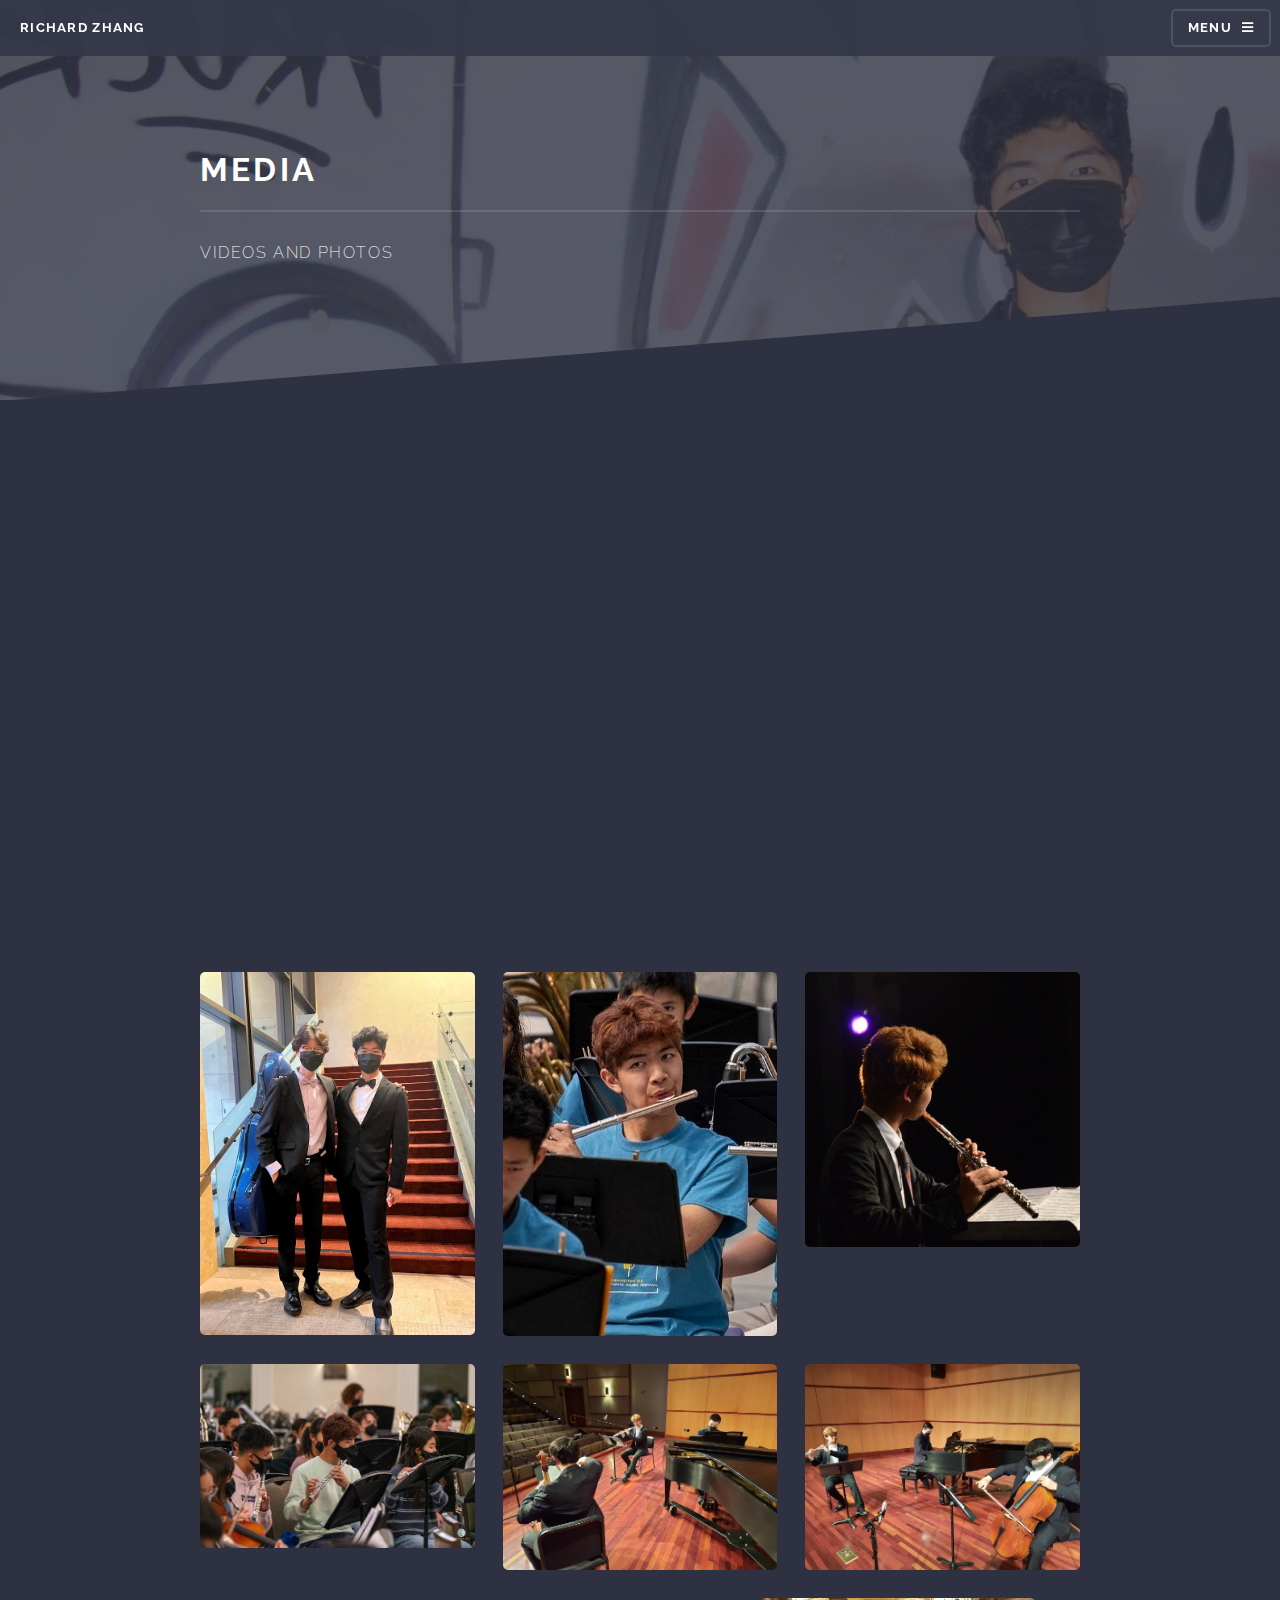
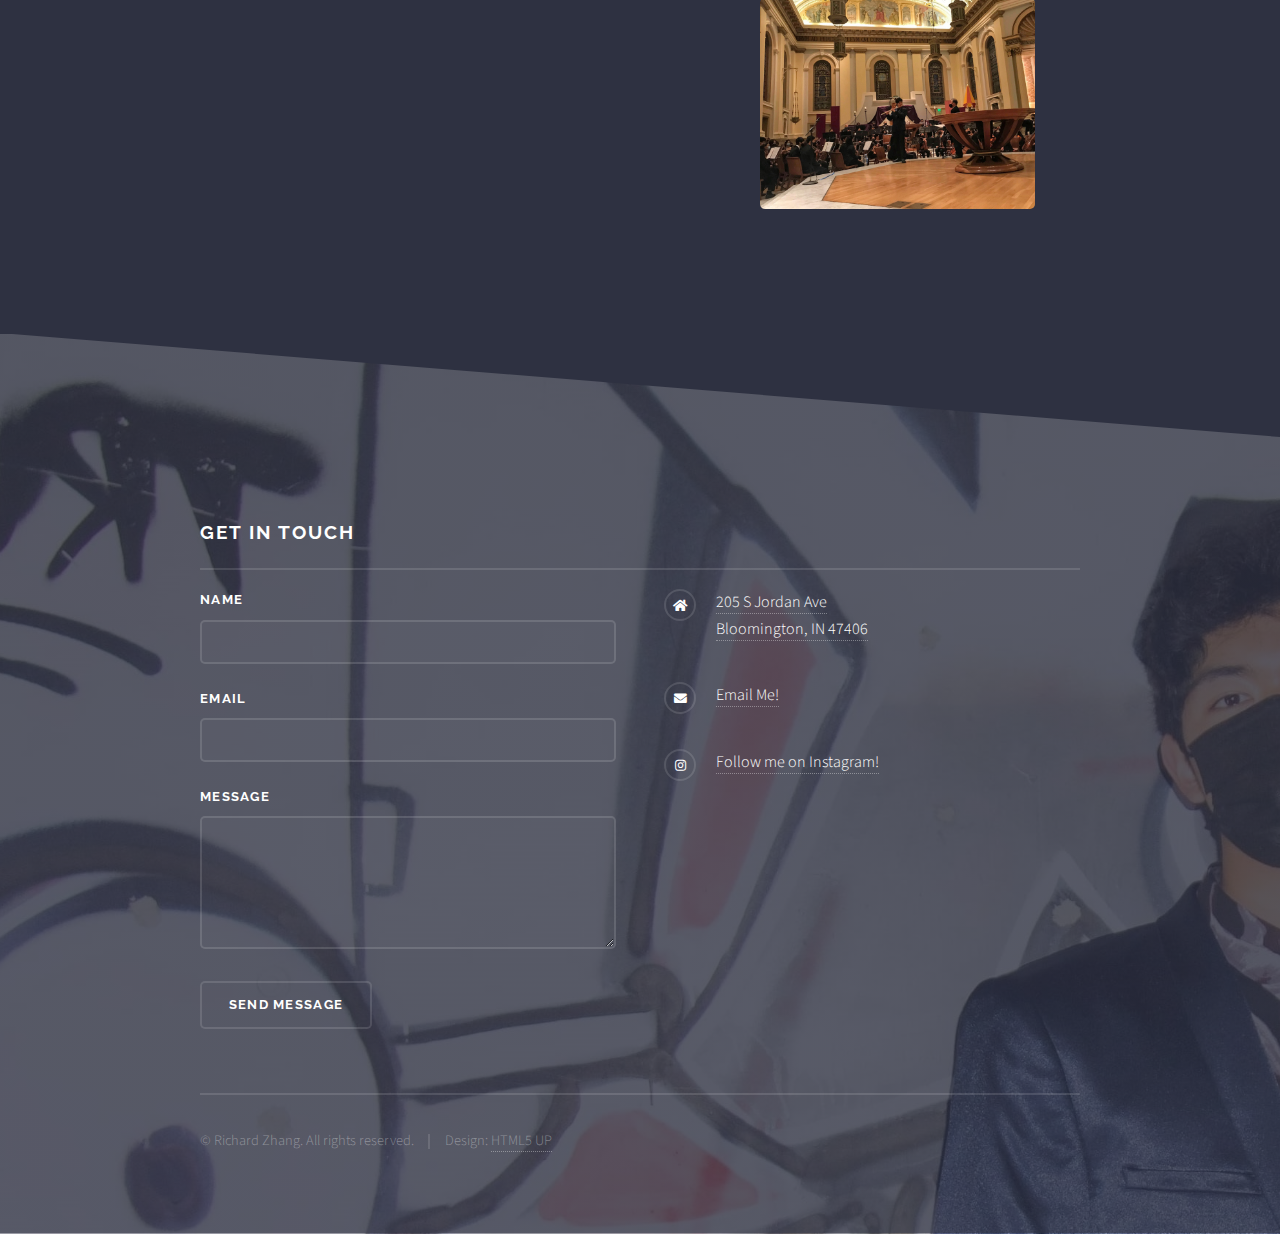
<file: Media.html>
<!DOCTYPE HTML>

<html>
	<head>
		<title>Media - Richard Zhang</title>
		<meta charset="utf-8" />
		<meta name="viewport" content="width=device-width, initial-scale=1, user-scalable=no" />
		<link rel="stylesheet" href="assets/css/main.css" />
		<noscript><link rel="stylesheet" href="assets/css/noscript.css" /></noscript>
	</head>
	<body class="is-preload">

		<!-- Page Wrapper -->
			<div id="page-wrapper">

				<!-- Header -->
					<header id="header">
						<h1><a href="/">Richard Zhang</a></h1>
						<nav>
							<a href="#menu">Menu</a>
						</nav>
					</header>

				<!-- Menu -->
				<nav id="menu">
					<div class="inner">
						<h2>Menu</h2>
						<ul class="links">
							<li><a href="/">Home</a></li>
							<li><a href="RepList">Repertoire List</a></li>
							<li><a href="Media">Media</a></li>
							<li><a href="images/Resume.pdf">Resume(pdf)</a></li>
							<!-- <li><a href="#">Sign Up</a></li> -->
						</ul>
						<a href="#" class="close">Close</a>
					</div>
				</nav>
				<!-- Wrapper -->
					<section id="wrapper">
						<header>
							<div class="inner">
								<h2>Media</h2>
								<p>Videos and Photos</p>
							</div>
						</header>

						<!-- Content -->
							<div class="wrapper">
								<div class="inner">

									<section>
										<!-- <h3 class="major">Image</h3>
										<h4>Fit</h4> -->
										<div class="box alt">
											<div class="row gtr-uniform">
												<!-- <div class="col-12"><span class="image fit"><img src="images/pic08.jpg" alt="" /></span></div> -->
												<iframe width="900" height="523.25" src="https://www.youtube.com/embed/eOXHzJzvMw0" title="YouTube video player" frameborder="0" allow="accelerometer; autoplay; clipboard-write; encrypted-media; gyroscope; picture-in-picture" allowfullscreen></iframe>
												<div class="col-4"><span class="image fit"><img src="images/elliotkim.jpg" alt="" /></span></div>
												<div class="col-4"><span class="image fit"><img src="images/dcperform.JPG" alt="" /></span></div>
												<div class="col-4"><span class="image fit"><img src="images/pic01.jpg" alt="" /></span></div>

												<div class="col-4"><span class="image fit"><img src="images/dcrehearse.JPG" alt="" /></span></div>
												<div class="col-4"><span class="image fit"><img src="images/sccmrec1.jpg" alt="" /></span></div>
												<div class="col-4"><span class="image fit"><img src="images/sccmrec2.jpg" alt="" /></span></div>
												<iframe width="560" height="315" src="https://www.youtube.com/embed/dRkaLaThovQ" title="YouTube video player" frameborder="0" allow="accelerometer; autoplay; clipboard-write; encrypted-media; gyroscope; picture-in-picture" allowfullscreen></iframe>
												<div class="col-4"><span class="image fit"><img src="images/stjoseph.jpg" alt="" /></span></div>
												<!-- <div class="col-4"><span class="image fit"><img src="images/pic07.jpg" alt="" /></span></div>
												<div class="col-4"><span class="image fit"><img src="images/pic05.jpg" alt="" /></span></div> -->
											</div>
										</div>
										<!-- <h4>Left &amp; Right</h4>
										<p><span class="image left"><img src="images/pic01.jpg" alt="" /></span>Morbi mattis mi consectetur tortor elementum, varius pellentesque velit convallis. Aenean tincidunt lectus auctor mauris maximus, ac scelerisque ipsum tempor. Duis vulputate ex et ex tincidunt, quis lacinia velit aliquet. Duis non efficitur nisi, id malesuada justo. Maecenas sagittis felis ac sagittis semper. Curabitur purus leo, tempus sed finibus eget, fringilla quis risus. Maecenas et lorem quis sem varius sagittis et a est. Maecenas iaculis iaculis sem. Donec vel dolor at arcu tincidunt bibendum. Interdum et malesuada fames ac ante ipsum primis in faucibus. Fusce ut aliquet justo. Donec id neque ipsum. Integer eget ultricies odio. Nam vel ex a orci fringilla tincidunt. Aliquam eleifend ligula non velit accumsan cursus. Etiam ut gravida sapien. Morbi mattis mi consectetur tortor elementum, varius pellentesque velit convallis. Aenean tincidunt lectus auctor mauris maximus, ac scelerisque ipsum tempor. Duis vulputate ex et ex tincidunt, quis lacinia velit aliquet. Duis non efficitur nisi, id malesuada justo. Maecenas sagittis felis ac sagittis semper. Curabitur purus leo, tempus sed finibus eget, fringilla quis risus. Maecenas et lorem quis sem varius sagittis et a est. Maecenas iaculis iaculis sem. Donec vel dolor at arcu tincidunt bibendum. Interdum et malesuada fames ac ante ipsum primis in faucibus. Fusce ut aliquet justo. Donec id neque ipsum. Integer eget ultricies odio. Nam vel ex a orci fringilla tincidunt. Aliquam eleifend ligula non velit accumsan cursus. Etiam ut gravida sapien.</p>
										<p><span class="image right"><img src="images/pic02.jpg" alt="" /></span>Vestibulum ultrices risus velit, sit amet blandit massa auctor sit amet. Sed eu lectus sem. Phasellus in odio at ipsum porttitor mollis id vel diam. Praesent sit amet posuere risus, eu faucibus lectus. Vivamus ex ligula, tempus pulvinar ipsum in, auctor porta quam. Proin nec dui cursus, posuere dui eget interdum. Fusce lectus magna, sagittis at facilisis vitae, pellentesque at etiam. Quisque posuere leo quis sem commodo, vel scelerisque nisi scelerisque. Suspendisse id quam vel tortor tincidunt suscipit. Nullam auctor orci eu dolor consectetur, interdum ullamcorper ante tincidunt. Mauris felis nec felis elementum varius. Nam sapien ante, varius in pulvinar vitae, rhoncus id massa. Donec varius ex in mauris ornare, eget euismod urna egestas. Etiam lacinia tempor ipsum, sodales porttitor justo. Aliquam dolor quam, semper in tortor eu, volutpat efficitur quam. Fusce nec fermentum nisl. Aenean erat diam, tempus aliquet erat. Etiam iaculis nulla ipsum, et pharetra libero rhoncus ut. Phasellus rutrum cursus velit, eget condimentum nunc blandit vel. In at pulvinar lectus. Morbi diam ante, vulputate et imperdiet eget, fermentum non dolor. Ut eleifend sagittis tincidunt. Sed viverra commodo mi, ac rhoncus justo. Duis neque ligula, elementum ut enim vel, posuere finibus justo. Vivamus facilisis maximus nibh quis pulvinar. Quisque hendrerit in ipsum id tellus facilisis fermentum. Proin mauris dui.</p> -->
									</section>

								</div>
							</div>

					</section>

									<!-- Footer -->
				<section id="footer">
					<div class="inner">
						<h2 class="major">Get in touch</h2>
						<form action="https://formspree.io/f/mnqwknlj" method="POST" >
							<div class="fields">
								<div class="field">
									<label for="name">Name</label>
									<input type="text" name="name" id="name" required/>
								</div>
								<div class="field">
									<label for="email">Email</label>
									<input type="email" name="email" id="email" required/>
								</div>
								<div class="field">
									<label for="message">Message</label>
									<textarea name="message" id="message" rows="4" required></textarea>
								</div>
							</div>
							<ul class="actions">
								<li><input type="submit" value="Send Message" /></li>
							</ul>
						</form>
						<ul class="contact">
							<li class="icon solid fa-home">
								
								
								<a href=https://www.google.com/maps?q=jacobs+school+of+music&uact=5&gs_lcp=[base64]&um=1&ie=UTF-8&sa=X&ved=2ahUKEwioj--Zrtv4AhVCIUQIHWFEClIQ_AUoA3oECAIQBQ target="_blank">205 S Jordan Ave<br />
									Bloomington, IN 47406</a>
							</li>
							<li class="icon solid fa-envelope"><a href="mailto:richard.yzhang@yahoo.com" target="_blank">Email Me!</a></li>
							<li class="icon brands fa-instagram"><a href="https://www.instagram.com/richardzhangfl/" target="_blank">Follow me on Instagram!</a></li>
							<!-- <li class="icon solid fa-phone">(000) 000-0000</li> -->
							<!-- <li class="icon brands fa-twitter"><a href="#">twitter.com/untitled-tld</a></li>
							<li class="icon brands fa-facebook-f"><a href="#">facebook.com/untitled-tld</a></li> -->
						</ul>
						<ul class="copyright">
							<li>&copy; Richard Zhang. All rights reserved.</li><li>Design: <a href="http://html5up.net">HTML5 UP</a></li>
						</ul>
					</div>
				</section>


			</div>

		<!-- Scripts -->
			<script src="assets/js/jquery.min.js"></script>
			<script src="assets/js/jquery.scrollex.min.js"></script>
			<script src="assets/js/browser.min.js"></script>
			<script src="assets/js/breakpoints.min.js"></script>
			<script src="assets/js/util.js"></script>
			<script src="assets/js/main.js"></script>

	</body>
</html>
					<!-- 
									<section>
										<h3 class="major">Text</h3>
										<p>This is <b>bold</b> and this is <strong>strong</strong>. This is <i>italic</i> and this is <em>emphasized</em>.
										This is <sup>superscript</sup> text and this is <sub>subscript</sub> text.
										This is <u>underlined</u> and this is code: <code>for (;;) { ... }</code>. Finally, <a href="#">this is a link</a>.</p>
										<h4>Blockquote</h4>
										<blockquote>Fringilla nisl. Donec accumsan interdum nisi, quis tincidunt felis sagittis eget tempus euismod. Vestibulum ante ipsum primis in faucibus vestibulum. Blandit adipiscing eu felis iaculis volutpat ac adipiscing accumsan faucibus. Vestibulum ante ipsum primis in faucibus lorem ipsum dolor sit amet nullam adipiscing eu felis.</blockquote>
										<h4>Preformatted</h4>
										<pre><code>i = 0;

while (!deck.isInOrder()) {
  print 'Iteration ' + i;
  deck.shuffle();
  i++;
}

print 'It took ' + i + ' iterations to sort the deck.';</code></pre>
									</section> -->

									<!-- <section>
										<h3 class="major">Lists</h3>
										<div class="row">
											<div class="col-6 col-12-medium">
												<h4>Unordered</h4>
												<ul>
													<li>Dolor pulvinar etiam.</li>
													<li>Sagittis adipiscing.</li>
													<li>Felis enim feugiat.</li>
												</ul>
												<h4>Alternate</h4>
												<ul class="alt">
													<li>Dolor pulvinar etiam.</li>
													<li>Sagittis adipiscing.</li>
													<li>Felis enim feugiat.</li>
												</ul>
											</div>
											<div class="col-6 col-12-medium">
												<h4>Ordered</h4>
												<ol>
													<li>Dolor pulvinar etiam.</li>
													<li>Etiam vel felis viverra.</li>
													<li>Felis enim feugiat.</li>
													<li>Dolor pulvinar etiam.</li>
													<li>Etiam vel felis lorem.</li>
													<li>Felis enim et feugiat.</li>
												</ol>
												<h4>Icons</h4>
												<ul class="icons">
													<li><a href="#" class="icon brands fa-twitter"><span class="label">Twitter</span></a></li>
													<li><a href="#" class="icon brands fa-facebook-f"><span class="label">Facebook</span></a></li>
													<li><a href="#" class="icon brands fa-instagram"><span class="label">Instagram</span></a></li>
													<li><a href="#" class="icon brands fa-github"><span class="label">Github</span></a></li>
												</ul>
											</div>
										</div>
										<h4>Actions</h4>
										<div class="row">
											<div class="col-6 col-12-medium">
												<ul class="actions">
													<li><a href="#" class="button primary">Default</a></li>
													<li><a href="#" class="button">Default</a></li>
												</ul>
												<ul class="actions small">
													<li><a href="#" class="button primary small">Small</a></li>
													<li><a href="#" class="button small">Small</a></li>
												</ul>
												<ul class="actions stacked">
													<li><a href="#" class="button primary">Default</a></li>
													<li><a href="#" class="button">Default</a></li>
												</ul>
												<ul class="actions stacked small">
													<li><a href="#" class="button primary small">Small</a></li>
													<li><a href="#" class="button small">Small</a></li>
												</ul>
											</div>
											<div class="col-6 col-12-medium">
												<ul class="actions stacked">
													<li><a href="#" class="button primary fit">Default</a></li>
													<li><a href="#" class="button fit">Default</a></li>
												</ul>
												<ul class="actions stacked small">
													<li><a href="#" class="button primary small fit">Small</a></li>
													<li><a href="#" class="button small fit">Small</a></li>
												</ul>
											</div>
										</div>
										<h4>Pagination</h4>
										<ul class="pagination">
											<li><span class="button small disabled">Prev</span></li>
											<li><a href="#" class="page active">1</a></li>
											<li><a href="#" class="page">2</a></li>
											<li><a href="#" class="page">3</a></li>
											<li><span>&hellip;</span></li>
											<li><a href="#" class="page">8</a></li>
											<li><a href="#" class="page">9</a></li>
											<li><a href="#" class="page">10</a></li>
											<li><a href="#" class="button small">Next</a></li>
										</ul>
									</section>

									<section>
										<h3 class="major">Table</h3>
										<h4>Default</h4>
										<div class="table-wrapper">
											<table>
												<thead>
													<tr>
														<th>Name</th>
														<th>Description</th>
														<th>Price</th>
													</tr>
												</thead>
												<tbody>
													<tr>
														<td>Item One</td>
														<td>Ante turpis integer aliquet porttitor.</td>
														<td>29.99</td>
													</tr>
													<tr>
														<td>Item Two</td>
														<td>Vis ac commodo adipiscing arcu aliquet.</td>
														<td>19.99</td>
													</tr>
													<tr>
														<td>Item Three</td>
														<td> Morbi faucibus arcu accumsan lorem.</td>
														<td>29.99</td>
													</tr>
													<tr>
														<td>Item Four</td>
														<td>Vitae integer tempus condimentum.</td>
														<td>19.99</td>
													</tr>
													<tr>
														<td>Item Five</td>
														<td>Ante turpis integer aliquet porttitor.</td>
														<td>29.99</td>
													</tr>
												</tbody>
												<tfoot>
													<tr>
														<td colspan="2"></td>
														<td>100.00</td>
													</tr>
												</tfoot>
											</table>
										</div>

										<h4>Alternate</h4>
										<div class="table-wrapper">
											<table class="alt">
												<thead>
													<tr>
														<th>Name</th>
														<th>Description</th>
														<th>Price</th>
													</tr>
												</thead>
												<tbody>
													<tr>
														<td>Item One</td>
														<td>Ante turpis integer aliquet porttitor.</td>
														<td>29.99</td>
													</tr>
													<tr>
														<td>Item Two</td>
														<td>Vis ac commodo adipiscing arcu aliquet.</td>
														<td>19.99</td>
													</tr>
													<tr>
														<td>Item Three</td>
														<td> Morbi faucibus arcu accumsan lorem.</td>
														<td>29.99</td>
													</tr>
													<tr>
														<td>Item Four</td>
														<td>Vitae integer tempus condimentum.</td>
														<td>19.99</td>
													</tr>
													<tr>
														<td>Item Five</td>
														<td>Ante turpis integer aliquet porttitor.</td>
														<td>29.99</td>
													</tr>
												</tbody>
												<tfoot>
													<tr>
														<td colspan="2"></td>
														<td>100.00</td>
													</tr>
												</tfoot>
											</table>
										</div>
									</section>

									<section>
										<h3 class="major">Buttons</h3>
										<ul class="actions">
											<li><a href="#" class="button primary">Primary</a></li>
											<li><a href="#" class="button">Default</a></li>
										</ul>
										<ul class="actions">
											<li><a href="#" class="button large">Large</a></li>
											<li><a href="#" class="button small">Small</a></li>
										</ul>
										<ul class="actions fit">
											<li><a href="#" class="button fit">Fit</a></li>
											<li><a href="#" class="button primary fit">Fit</a></li>
											<li><a href="#" class="button fit">Fit</a></li>
										</ul>
										<ul class="actions fit small">
											<li><a href="#" class="button primary fit small">Fit + Small</a></li>
											<li><a href="#" class="button fit small">Fit + Small</a></li>
											<li><a href="#" class="button primary fit small">Fit + Small</a></li>
										</ul>
										<ul class="actions">
											<li><a href="#" class="button primary icon solid fa-download">Icon</a></li>
											<li><a href="#" class="button icon solid fa-download">Icon</a></li>
										</ul>
										<ul class="actions">
											<li><span class="button primary disabled">Disabled</span></li>
											<li><span class="button disabled">Disabled</span></li>
										</ul>
									</section>

									<section>
										<h3 class="major">Form</h3>
										<form method="post" action="#">
											<div class="row gtr-uniform">
												<div class="col-6 col-12-xsmall">
													<label for="demo-name">Name</label>
													<input type="text" name="demo-name" id="demo-name" value="" />
												</div>
												<div class="col-6 col-12-xsmall">
													<label for="demo-email">Email</label>
													<input type="email" name="demo-email" id="demo-email" value="" />
												</div>
												<div class="col-12">
													<label for="demo-category">Category</label>
													<select name="demo-category" id="demo-category">
														<option value="">-</option>
														<option value="1">Manufacturing</option>
														<option value="1">Shipping</option>
														<option value="1">Administration</option>
														<option value="1">Human Resources</option>
													</select>
												</div>
												<div class="col-4 col-12-small">
													<input type="radio" id="demo-priority-low" name="demo-priority" checked>
													<label for="demo-priority-low">Low Priority</label>
												</div>
												<div class="col-4 col-12-small">
													<input type="radio" id="demo-priority-normal" name="demo-priority">
													<label for="demo-priority-normal">Normal Priority</label>
												</div>
												<div class="col-4 col-12-small">
													<input type="radio" id="demo-priority-high" name="demo-priority">
													<label for="demo-priority-high">High Priority</label>
												</div>
												<div class="col-6 col-12-small">
													<input type="checkbox" id="demo-copy" name="demo-copy">
													<label for="demo-copy">Email me a copy</label>
												</div>
												<div class="col-6 col-12-small">
													<input type="checkbox" id="demo-human" name="demo-human" checked>
													<label for="demo-human">Not a robot</label>
												</div>
												<div class="col-12">
													<label for="demo-message">Message</label>
													<textarea name="demo-message" id="demo-message" rows="6"></textarea>
												</div>
												<div class="col-12">
													<ul class="actions">
														<li><input type="submit" value="Send Message" class="primary" /></li>
														<li><input type="reset" value="Reset" /></li>
													</ul>
												</div>
											</div>
										</form>
									</section> -->
</file>
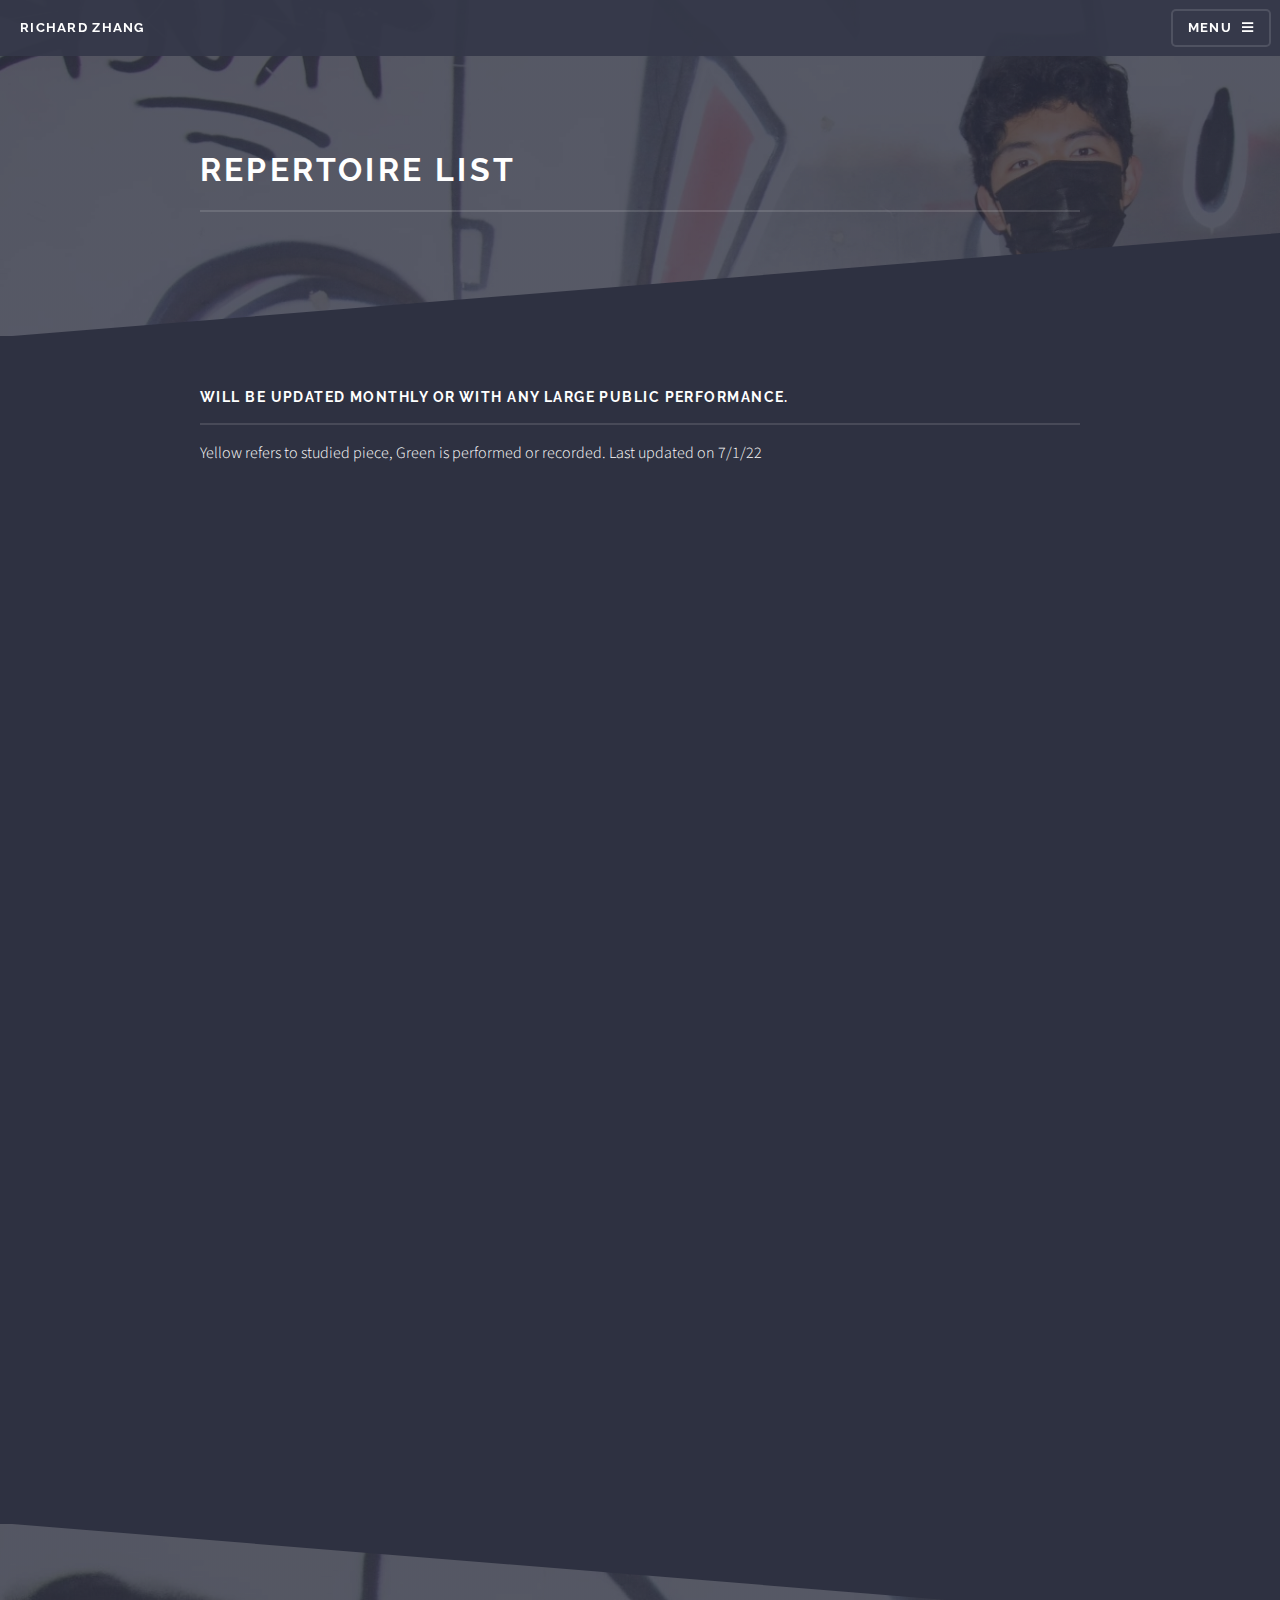
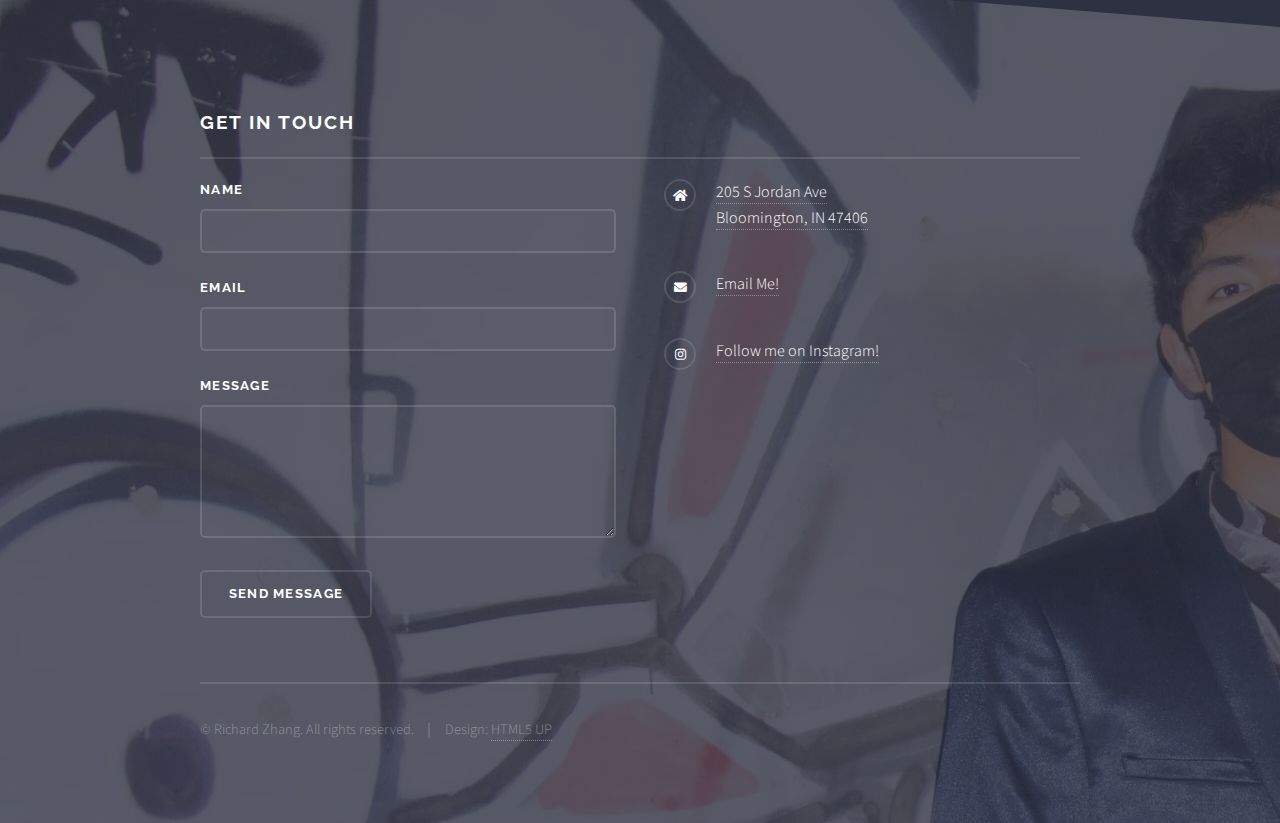
<file: RepList.html>
<!DOCTYPE HTML>

<html>
	<head>
		<title>Repertoire List - Richard Zhang</title>
		<meta charset="utf-8" />
		<meta name="viewport" content="width=device-width, initial-scale=1, user-scalable=no" />
		<link rel="stylesheet" href="assets/css/main.css" />
		<noscript><link rel="stylesheet" href="assets/css/noscript.css" /></noscript>
	</head>
	<body class="is-preload">

		<!-- Page Wrapper -->
			<div id="page-wrapper">

				<!-- Header -->
					<header id="header">
						<h1><a href="/">Richard Zhang</a></h1>
						<nav>
							<a href="#menu">Menu</a>
						</nav>
					</header>

				<!-- Menu -->
				<nav id="menu">
					<div class="inner">
						<h2>Menu</h2>
						<ul class="links">
							<li><a href="/">Home</a></li>
							<li><a href="RepList">Repertoire List</a></li>
							<li><a href="Media">Media</a></li>
							<li><a href="images/Resume.pdf">Resume(pdf)</a></li>
							<!-- <li><a href="#">Sign Up</a></li> -->
						</ul>
						<a href="#" class="close">Close</a>
					</div>
				</nav>

				<!-- Wrapper -->
					<section id="wrapper">
						<header>
							<div class="inner">
								<h2>Repertoire List</h2>
								<!-- <p>Updated on 7/1/22</p> -->
							</div>
						</header>

						<!-- Content -->
							<div class="wrapper">
								<div class="inner">

									<h3 class="major">Will be Updated monthly or with any large public performance.</h3>
									<p> Yellow  refers to studied piece, Green is performed or recorded. Last updated on 7/1/22</p>

									<iframe src="https://docs.google.com/spreadsheets/d/e/2PACX-1vSI46Pyl4ISzHqKRjfjLZLNDW8emKs1xb9AXTXqs3OZjc7Xaqh-jrVcAUlu6tvLZmtmP0t90ubkCz-z/pubhtml?gid=1102329546&amp;single=true&amp;widget=true&amp;headers=false" width = 100%; height =1000em></iframe>
									<!-- <h3 class="major">Vitae phasellus</h3>
									<p>Cras mattis ante fermentum, malesuada neque vitae, eleifend erat. Phasellus non pulvinar erat. Fusce tincidunt, nisl eget mattis egestas, purus ipsum consequat orci, sit amet lobortis lorem lacus in tellus. Sed ac elementum arcu. Quisque placerat auctor laoreet.</p>

									<section class="features">
										<article>
											<a href="#" class="image"><img src="images/pic04.jpg" alt="" /></a>
											<h3 class="major">Sed feugiat lorem</h3>
											<p>Lorem ipsum dolor sit amet, consectetur adipiscing vehicula id nulla dignissim dapibus ultrices.</p>
											<a href="#" class="special">Learn more</a>
										</article>
										<article>
											<a href="#" class="image"><img src="images/pic05.jpg" alt="" /></a>
											<h3 class="major">Nisl placerat</h3>
											<p>Lorem ipsum dolor sit amet, consectetur adipiscing vehicula id nulla dignissim dapibus ultrices.</p>
											<a href="#" class="special">Learn more</a>
										</article> -->
									</section>

								</div>
							</div>

					</section>

				<!-- Footer -->
				<section id="footer">
					<div class="inner">
						<h2 class="major">Get in touch</h2>
						<form action="https://formspree.io/f/mnqwknlj" method="POST" >
							<div class="fields">
								<div class="field">
									<label for="name">Name</label>
									<input type="text" name="name" id="name" required/>
								</div>
								<div class="field">
									<label for="email">Email</label>
									<input type="email" name="email" id="email" required />
								</div>
								<div class="field">
									<label for="message">Message</label>
									<textarea name="message" id="message" rows="4" required></textarea>
								</div>
							</div>
							<ul class="actions">
								<li><input type="submit" value="Send Message" /></li>
							</ul>
						</form>
						<ul class="contact">
							<li class="icon solid fa-home">
								
								
								<a href=https://www.google.com/maps?q=jacobs+school+of+music&uact=5&gs_lcp=[base64]&um=1&ie=UTF-8&sa=X&ved=2ahUKEwioj--Zrtv4AhVCIUQIHWFEClIQ_AUoA3oECAIQBQ target="_blank">205 S Jordan Ave<br />
									Bloomington, IN 47406</a>
							</li>
							<li class="icon solid fa-envelope"><a href="mailto:richard.yzhang@yahoo.com" target="_blank">Email Me!</a></li>
							<li class="icon brands fa-instagram"><a href="https://www.instagram.com/richardzhangfl/" target="_blank">Follow me on Instagram!</a></li>
							<!-- <li class="icon solid fa-phone">(000) 000-0000</li> -->
							<!-- <li class="icon brands fa-twitter"><a href="#">twitter.com/untitled-tld</a></li>
							<li class="icon brands fa-facebook-f"><a href="#">facebook.com/untitled-tld</a></li> -->
						</ul>
						<ul class="copyright">
							<li>&copy; Richard Zhang. All rights reserved.</li><li>Design: <a href="http://html5up.net">HTML5 UP</a></li>
						</ul>
					</div>
				</section>

			</div>

		<!-- Scripts -->
			<script src="assets/js/jquery.min.js"></script>
			<script src="assets/js/jquery.scrollex.min.js"></script>
			<script src="assets/js/browser.min.js"></script>
			<script src="assets/js/breakpoints.min.js"></script>
			<script src="assets/js/util.js"></script>
			<script src="assets/js/main.js"></script>

	</body>
</html>
</file>
<file: assets/css/noscript.css>
/*
	Solid State by HTML5 UP
	html5up.net | @ajlkn
	Free for personal and commercial use under the CCA 3.0 license (html5up.net/license)
*/

/* Banner */

	body.is-preload #banner .logo {
		-moz-transform: none;
		-webkit-transform: none;
		-ms-transform: none;
		transform: none;
		opacity: 1;
	}

	body.is-preload #banner h2 {
		opacity: 1;
		-moz-transform: none;
		-webkit-transform: none;
		-ms-transform: none;
		transform: none;
		-moz-filter: none;
		-webkit-filter: none;
		-ms-filter: none;
		filter: none;
	}

	body.is-preload #banner p {
		opacity: 01;
		-moz-transform: none;
		-webkit-transform: none;
		-ms-transform: none;
		transform: none;
		-moz-filter: none;
		-webkit-filter: none;
		-ms-filter: none;
		filter: none;
	}
</file>
<file: assets/css/main.css>
@import url(fontawesome-all.min.css);
@import url("https://fonts.googleapis.com/css?family=Raleway:200,700|Source+Sans+Pro:300,600,300italic,600italic");

/*
	Solid State by HTML5 UP
	html5up.net | @ajlkn
	Free for personal and commercial use under the CCA 3.0 license (html5up.net/license)
*/

html, body, div, span, applet, object,
iframe, h1, h2, h3, h4, h5, h6, p, blockquote,
pre, a, abbr, acronym, address, big, cite,
code, del, dfn, em, img, ins, kbd, q, s, samp,
small, strike, strong, sub, sup, tt, var, b,
u, i, center, dl, dt, dd, ol, ul, li, fieldset,
form, label, legend, table, caption, tbody,
tfoot, thead, tr, th, td, article, aside,
canvas, details, embed, figure, figcaption,
footer, header, hgroup, menu, nav, output, ruby,
section, summary, time, mark, audio, video {
	margin: 0;
	padding: 0;
	border: 0;
	font-size: 100%;
	font: inherit;
	vertical-align: baseline;}

article, aside, details, figcaption, figure,
footer, header, hgroup, menu, nav, section {
	display: block;}

body {
	line-height: 1;
}

ol, ul {
	list-style: none;
}

blockquote, q {
	quotes: none;
}

	blockquote:before, blockquote:after, q:before, q:after {
		content: '';
		content: none;
	}

table {
	border-collapse: collapse;
	border-spacing: 0;
}

body {
	-webkit-text-size-adjust: none;
}

mark {
	background-color: transparent;
	color: inherit;
}

input::-moz-focus-inner {
	border: 0;
	padding: 0;
}

input, select, textarea {
	-moz-appearance: none;
	-webkit-appearance: none;
	-ms-appearance: none;
	appearance: none;
}

/* Basic */

	@-ms-viewport {
		width: device-width;
	}

	body {
		-ms-overflow-style: scrollbar;
	}

	@media screen and (max-width: 480px) {

		html, body {
			min-width: 320px;
		}

	}

	html {
		box-sizing: border-box;
	}

	*, *:before, *:after {
		box-sizing: inherit;
	}

	body {
		background-color: #2e3141;
		background-image: linear-gradient(to top, rgba(46, 49, 65, 0.8), rgba(46, 49, 65, 0.8)), url("../../images/bg.jpg");
		background-size: auto, cover;
		background-attachment: fixed, fixed;
		background-position: center, center;
	}

		body.is-preload *, body.is-preload *:before, body.is-preload *:after {
			-moz-animation: none !important;
			-webkit-animation: none !important;
			-ms-animation: none !important;
			animation: none !important;
			-moz-transition: none !important;
			-webkit-transition: none !important;
			-ms-transition: none !important;
			transition: none !important;
		}

/* Type */

	body, input, select, textarea {
		color: #ffffff;
		font-family: "Source Sans Pro", Helvetica, sans-serif;
		font-size: 16.5pt;
		font-weight: 300;
		line-height: 1.65;
	}

		@media screen and (max-width: 1680px) {

			body, input, select, textarea {
				font-size: 13pt;
			}

		}

		@media screen and (max-width: 1280px) {

			body, input, select, textarea {
				font-size: 12pt;
			}

		}

		@media screen and (max-width: 980px) {

			body, input, select, textarea {
				font-size: 12pt;
			}

		}

		@media screen and (max-width: 736px) {

			body, input, select, textarea {
				font-size: 12pt;
			}

		}

		@media screen and (max-width: 480px) {

			body, input, select, textarea {
				font-size: 12pt;
			}

		}

	a {
		-moz-transition: color 0.2s ease-in-out, border-bottom-color 0.2s ease-in-out;
		-webkit-transition: color 0.2s ease-in-out, border-bottom-color 0.2s ease-in-out;
		-ms-transition: color 0.2s ease-in-out, border-bottom-color 0.2s ease-in-out;
		transition: color 0.2s ease-in-out, border-bottom-color 0.2s ease-in-out;
		border-bottom: dotted 1px rgba(255, 255, 255, 0.35);
		color: #ffffff;
		text-decoration: none;
	}

		a:hover {
			border-bottom-color: transparent;
			color: #ffffff !important;
		}

		a.special:not(.button) {
			text-decoration: none;
			border-bottom: 0;
			display: block;
			font-family: Raleway, Helvetica, sans-serif;
			font-size: 0.8em;
			font-weight: 700;
			letter-spacing: 0.1em;
			margin: 0 0 2em 0;
			text-transform: uppercase;
		}

			a.special:not(.button):before {
				-moz-osx-font-smoothing: grayscale;
				-webkit-font-smoothing: antialiased;
				display: inline-block;
				font-style: normal;
				font-variant: normal;
				text-rendering: auto;
				line-height: 1;
				text-transform: none !important;
				font-family: 'Font Awesome 5 Free';
				font-weight: 900;
			}

			a.special:not(.button):before {
				-moz-transition: background-color 0.2s ease-in-out;
				-webkit-transition: background-color 0.2s ease-in-out;
				-ms-transition: background-color 0.2s ease-in-out;
				transition: background-color 0.2s ease-in-out;
				border-radius: 100%;
				border: solid 2px rgba(255, 255, 255, 0.125);
				content: '\f105';
				display: inline-block;
				font-size: 1.25em;
				height: 2em;
				line-height: 1.75em;
				margin-right: 0.85em;
				text-align: center;
				text-indent: 0.15em;
				vertical-align: middle;
				width: 2em;
			}

			a.special:not(.button):hover:before {
				background-color: rgba(255, 255, 255, 0.025);
			}

			a.special:not(.button):active:before {
				background-color: rgba(255, 255, 255, 0.075);
			}

	strong, b {
		color: #ffffff;
		font-weight: 600;
	}

	em, i {
		font-style: italic;
	}

	p {
		margin: 0 0 2em 0;
	}

	h1, h2, h3, h4, h5, h6 {
		color: #ffffff;
		font-family: Raleway, Helvetica, sans-serif;
		font-weight: 700;
		letter-spacing: 0.1em;
		margin: 0 0 1em 0;
		text-transform: uppercase;
	}

		h1 a, h2 a, h3 a, h4 a, h5 a, h6 a {
			color: inherit;
			text-decoration: none;
			border-bottom: 0;
		}

		h1 span, h2 span, h3 span, h4 span, h5 span, h6 span {
			font-weight: 200;
		}

		h1.major, h2.major, h3.major, h4.major, h5.major, h6.major {
			padding-bottom: 1em;
			border-bottom: solid 2px rgba(255, 255, 255, 0.125);
		}

	h2 {
		font-size: 1.2em;
	}

	h3 {
		font-size: 0.9em;
	}

	h4 {
		font-size: 0.7em;
	}

	h5 {
		font-size: 0.7em;
	}

	h6 {
		font-size: 0.7em;
	}

	@media screen and (max-width: 736px) {

		h2 {
			font-size: 1em;
		}

		h3 {
			font-size: 0.8em;
		}

	}

	sub {
		font-size: 0.8em;
		position: relative;
		top: 0.5em;
	}

	sup {
		font-size: 0.8em;
		position: relative;
		top: -0.5em;
	}

	blockquote {
		border-left: solid 4px rgba(255, 255, 255, 0.125);
		font-style: italic;
		margin: 0 0 2em 0;
		padding: 0.5em 0 0.5em 2em;
	}

	code {
		background: rgba(255, 255, 255, 0.025);
		border-radius: 5px;
		border: solid 2px rgba(255, 255, 255, 0.125);
		font-family: "Courier New", monospace;
		font-size: 0.9em;
		margin: 0 0.25em;
		padding: 0.25em 0.65em;
	}

	pre {
		-webkit-overflow-scrolling: touch;
		font-family: "Courier New", monospace;
		font-size: 0.9em;
		margin: 0 0 2em 0;
	}

		pre code {
			display: block;
			line-height: 1.75em;
			padding: 1em 1.5em;
			overflow-x: auto;
		}

	hr {
		border: 0;
		border-bottom: solid 2px rgba(255, 255, 255, 0.125);
		margin: 2.5em 0;
	}

		hr.major {
			margin: 4em 0;
		}

	.align-left {
		text-align: left;
	}

	.align-center {
		text-align: center;
	}

	.align-right {
		text-align: right;
	}

/* Row */

	.row {
		display: flex;
		flex-wrap: wrap;
		box-sizing: border-box;
		align-items: stretch;
	}

		.row > * {
			box-sizing: border-box;
		}

		.row.gtr-uniform > * > :last-child {
			margin-bottom: 0;
		}

		.row.aln-left {
			justify-content: flex-start;
		}

		.row.aln-center {
			justify-content: center;
		}

		.row.aln-right {
			justify-content: flex-end;
		}

		.row.aln-top {
			align-items: flex-start;
		}

		.row.aln-middle {
			align-items: center;
		}

		.row.aln-bottom {
			align-items: flex-end;
		}

		.row > .imp {
			order: -1;
		}

		.row > .col-1 {
			width: 8.33333%;
		}

		.row > .off-1 {
			margin-left: 8.33333%;
		}

		.row > .col-2 {
			width: 16.66667%;
		}

		.row > .off-2 {
			margin-left: 16.66667%;
		}

		.row > .col-3 {
			width: 25%;
		}

		.row > .off-3 {
			margin-left: 25%;
		}

		.row > .col-4 {
			width: 33.33333%;
		}

		.row > .off-4 {
			margin-left: 33.33333%;
		}

		.row > .col-5 {
			width: 41.66667%;
		}

		.row > .off-5 {
			margin-left: 41.66667%;
		}

		.row > .col-6 {
			width: 50%;
		}

		.row > .off-6 {
			margin-left: 50%;
		}

		.row > .col-7 {
			width: 58.33333%;
		}

		.row > .off-7 {
			margin-left: 58.33333%;
		}

		.row > .col-8 {
			width: 66.66667%;
		}

		.row > .off-8 {
			margin-left: 66.66667%;
		}

		.row > .col-9 {
			width: 75%;
		}

		.row > .off-9 {
			margin-left: 75%;
		}

		.row > .col-10 {
			width: 83.33333%;
		}

		.row > .off-10 {
			margin-left: 83.33333%;
		}

		.row > .col-11 {
			width: 91.66667%;
		}

		.row > .off-11 {
			margin-left: 91.66667%;
		}

		.row > .col-12 {
			width: 100%;
		}

		.row > .off-12 {
			margin-left: 100%;
		}

		.row.gtr-0 {
			margin-top: 0;
			margin-left: 0em;
		}

			.row.gtr-0 > * {
				padding: 0 0 0 0em;
			}

			.row.gtr-0.gtr-uniform {
				margin-top: 0em;
			}

				.row.gtr-0.gtr-uniform > * {
					padding-top: 0em;
				}

		.row.gtr-25 {
			margin-top: 0;
			margin-left: -0.4375em;
		}

			.row.gtr-25 > * {
				padding: 0 0 0 0.4375em;
			}

			.row.gtr-25.gtr-uniform {
				margin-top: -0.4375em;
			}

				.row.gtr-25.gtr-uniform > * {
					padding-top: 0.4375em;
				}

		.row.gtr-50 {
			margin-top: 0;
			margin-left: -0.875em;
		}

			.row.gtr-50 > * {
				padding: 0 0 0 0.875em;
			}

			.row.gtr-50.gtr-uniform {
				margin-top: -0.875em;
			}

				.row.gtr-50.gtr-uniform > * {
					padding-top: 0.875em;
				}

		.row {
			margin-top: 0;
			margin-left: -1.75em;
		}

			.row > * {
				padding: 0 0 0 1.75em;
			}

			.row.gtr-uniform {
				margin-top: -1.75em;
			}

				.row.gtr-uniform > * {
					padding-top: 1.75em;
				}

		.row.gtr-150 {
			margin-top: 0;
			margin-left: -2.625em;
		}

			.row.gtr-150 > * {
				padding: 0 0 0 2.625em;
			}

			.row.gtr-150.gtr-uniform {
				margin-top: -2.625em;
			}

				.row.gtr-150.gtr-uniform > * {
					padding-top: 2.625em;
				}

		.row.gtr-200 {
			margin-top: 0;
			margin-left: -3.5em;
		}

			.row.gtr-200 > * {
				padding: 0 0 0 3.5em;
			}

			.row.gtr-200.gtr-uniform {
				margin-top: -3.5em;
			}

				.row.gtr-200.gtr-uniform > * {
					padding-top: 3.5em;
				}

		@media screen and (max-width: 1680px) {

			.row {
				display: flex;
				flex-wrap: wrap;
				box-sizing: border-box;
				align-items: stretch;
			}

				.row > * {
					box-sizing: border-box;
				}

				.row.gtr-uniform > * > :last-child {
					margin-bottom: 0;
				}

				.row.aln-left {
					justify-content: flex-start;
				}

				.row.aln-center {
					justify-content: center;
				}

				.row.aln-right {
					justify-content: flex-end;
				}

				.row.aln-top {
					align-items: flex-start;
				}

				.row.aln-middle {
					align-items: center;
				}

				.row.aln-bottom {
					align-items: flex-end;
				}

				.row > .imp-xlarge {
					order: -1;
				}

				.row > .col-1-xlarge {
					width: 8.33333%;
				}

				.row > .off-1-xlarge {
					margin-left: 8.33333%;
				}

				.row > .col-2-xlarge {
					width: 16.66667%;
				}

				.row > .off-2-xlarge {
					margin-left: 16.66667%;
				}

				.row > .col-3-xlarge {
					width: 25%;
				}

				.row > .off-3-xlarge {
					margin-left: 25%;
				}

				.row > .col-4-xlarge {
					width: 33.33333%;
				}

				.row > .off-4-xlarge {
					margin-left: 33.33333%;
				}

				.row > .col-5-xlarge {
					width: 41.66667%;
				}

				.row > .off-5-xlarge {
					margin-left: 41.66667%;
				}

				.row > .col-6-xlarge {
					width: 50%;
				}

				.row > .off-6-xlarge {
					margin-left: 50%;
				}

				.row > .col-7-xlarge {
					width: 58.33333%;
				}

				.row > .off-7-xlarge {
					margin-left: 58.33333%;
				}

				.row > .col-8-xlarge {
					width: 66.66667%;
				}

				.row > .off-8-xlarge {
					margin-left: 66.66667%;
				}

				.row > .col-9-xlarge {
					width: 75%;
				}

				.row > .off-9-xlarge {
					margin-left: 75%;
				}

				.row > .col-10-xlarge {
					width: 83.33333%;
				}

				.row > .off-10-xlarge {
					margin-left: 83.33333%;
				}

				.row > .col-11-xlarge {
					width: 91.66667%;
				}

				.row > .off-11-xlarge {
					margin-left: 91.66667%;
				}

				.row > .col-12-xlarge {
					width: 100%;
				}

				.row > .off-12-xlarge {
					margin-left: 100%;
				}

				.row.gtr-0 {
					margin-top: 0;
					margin-left: 0em;
				}

					.row.gtr-0 > * {
						padding: 0 0 0 0em;
					}

					.row.gtr-0.gtr-uniform {
						margin-top: 0em;
					}

						.row.gtr-0.gtr-uniform > * {
							padding-top: 0em;
						}

				.row.gtr-25 {
					margin-top: 0;
					margin-left: -0.4375em;
				}

					.row.gtr-25 > * {
						padding: 0 0 0 0.4375em;
					}

					.row.gtr-25.gtr-uniform {
						margin-top: -0.4375em;
					}

						.row.gtr-25.gtr-uniform > * {
							padding-top: 0.4375em;
						}

				.row.gtr-50 {
					margin-top: 0;
					margin-left: -0.875em;
				}

					.row.gtr-50 > * {
						padding: 0 0 0 0.875em;
					}

					.row.gtr-50.gtr-uniform {
						margin-top: -0.875em;
					}

						.row.gtr-50.gtr-uniform > * {
							padding-top: 0.875em;
						}

				.row {
					margin-top: 0;
					margin-left: -1.75em;
				}

					.row > * {
						padding: 0 0 0 1.75em;
					}

					.row.gtr-uniform {
						margin-top: -1.75em;
					}

						.row.gtr-uniform > * {
							padding-top: 1.75em;
						}

				.row.gtr-150 {
					margin-top: 0;
					margin-left: -2.625em;
				}

					.row.gtr-150 > * {
						padding: 0 0 0 2.625em;
					}

					.row.gtr-150.gtr-uniform {
						margin-top: -2.625em;
					}

						.row.gtr-150.gtr-uniform > * {
							padding-top: 2.625em;
						}

				.row.gtr-200 {
					margin-top: 0;
					margin-left: -3.5em;
				}

					.row.gtr-200 > * {
						padding: 0 0 0 3.5em;
					}

					.row.gtr-200.gtr-uniform {
						margin-top: -3.5em;
					}

						.row.gtr-200.gtr-uniform > * {
							padding-top: 3.5em;
						}

		}

		@media screen and (max-width: 1280px) {

			.row {
				display: flex;
				flex-wrap: wrap;
				box-sizing: border-box;
				align-items: stretch;
			}

				.row > * {
					box-sizing: border-box;
				}

				.row.gtr-uniform > * > :last-child {
					margin-bottom: 0;
				}

				.row.aln-left {
					justify-content: flex-start;
				}

				.row.aln-center {
					justify-content: center;
				}

				.row.aln-right {
					justify-content: flex-end;
				}

				.row.aln-top {
					align-items: flex-start;
				}

				.row.aln-middle {
					align-items: center;
				}

				.row.aln-bottom {
					align-items: flex-end;
				}

				.row > .imp-large {
					order: -1;
				}

				.row > .col-1-large {
					width: 8.33333%;
				}

				.row > .off-1-large {
					margin-left: 8.33333%;
				}

				.row > .col-2-large {
					width: 16.66667%;
				}

				.row > .off-2-large {
					margin-left: 16.66667%;
				}

				.row > .col-3-large {
					width: 25%;
				}

				.row > .off-3-large {
					margin-left: 25%;
				}

				.row > .col-4-large {
					width: 33.33333%;
				}

				.row > .off-4-large {
					margin-left: 33.33333%;
				}

				.row > .col-5-large {
					width: 41.66667%;
				}

				.row > .off-5-large {
					margin-left: 41.66667%;
				}

				.row > .col-6-large {
					width: 50%;
				}

				.row > .off-6-large {
					margin-left: 50%;
				}

				.row > .col-7-large {
					width: 58.33333%;
				}

				.row > .off-7-large {
					margin-left: 58.33333%;
				}

				.row > .col-8-large {
					width: 66.66667%;
				}

				.row > .off-8-large {
					margin-left: 66.66667%;
				}

				.row > .col-9-large {
					width: 75%;
				}

				.row > .off-9-large {
					margin-left: 75%;
				}

				.row > .col-10-large {
					width: 83.33333%;
				}

				.row > .off-10-large {
					margin-left: 83.33333%;
				}

				.row > .col-11-large {
					width: 91.66667%;
				}

				.row > .off-11-large {
					margin-left: 91.66667%;
				}

				.row > .col-12-large {
					width: 100%;
				}

				.row > .off-12-large {
					margin-left: 100%;
				}

				.row.gtr-0 {
					margin-top: 0;
					margin-left: 0em;
				}

					.row.gtr-0 > * {
						padding: 0 0 0 0em;
					}

					.row.gtr-0.gtr-uniform {
						margin-top: 0em;
					}

						.row.gtr-0.gtr-uniform > * {
							padding-top: 0em;
						}

				.row.gtr-25 {
					margin-top: 0;
					margin-left: -0.4375em;
				}

					.row.gtr-25 > * {
						padding: 0 0 0 0.4375em;
					}

					.row.gtr-25.gtr-uniform {
						margin-top: -0.4375em;
					}

						.row.gtr-25.gtr-uniform > * {
							padding-top: 0.4375em;
						}

				.row.gtr-50 {
					margin-top: 0;
					margin-left: -0.875em;
				}

					.row.gtr-50 > * {
						padding: 0 0 0 0.875em;
					}

					.row.gtr-50.gtr-uniform {
						margin-top: -0.875em;
					}

						.row.gtr-50.gtr-uniform > * {
							padding-top: 0.875em;
						}

				.row {
					margin-top: 0;
					margin-left: -1.75em;
				}

					.row > * {
						padding: 0 0 0 1.75em;
					}

					.row.gtr-uniform {
						margin-top: -1.75em;
					}

						.row.gtr-uniform > * {
							padding-top: 1.75em;
						}

				.row.gtr-150 {
					margin-top: 0;
					margin-left: -2.625em;
				}

					.row.gtr-150 > * {
						padding: 0 0 0 2.625em;
					}

					.row.gtr-150.gtr-uniform {
						margin-top: -2.625em;
					}

						.row.gtr-150.gtr-uniform > * {
							padding-top: 2.625em;
						}

				.row.gtr-200 {
					margin-top: 0;
					margin-left: -3.5em;
				}

					.row.gtr-200 > * {
						padding: 0 0 0 3.5em;
					}

					.row.gtr-200.gtr-uniform {
						margin-top: -3.5em;
					}

						.row.gtr-200.gtr-uniform > * {
							padding-top: 3.5em;
						}

		}

		@media screen and (max-width: 980px) {

			.row {
				display: flex;
				flex-wrap: wrap;
				box-sizing: border-box;
				align-items: stretch;
			}

				.row > * {
					box-sizing: border-box;
				}

				.row.gtr-uniform > * > :last-child {
					margin-bottom: 0;
				}

				.row.aln-left {
					justify-content: flex-start;
				}

				.row.aln-center {
					justify-content: center;
				}

				.row.aln-right {
					justify-content: flex-end;
				}

				.row.aln-top {
					align-items: flex-start;
				}

				.row.aln-middle {
					align-items: center;
				}

				.row.aln-bottom {
					align-items: flex-end;
				}

				.row > .imp-medium {
					order: -1;
				}

				.row > .col-1-medium {
					width: 8.33333%;
				}

				.row > .off-1-medium {
					margin-left: 8.33333%;
				}

				.row > .col-2-medium {
					width: 16.66667%;
				}

				.row > .off-2-medium {
					margin-left: 16.66667%;
				}

				.row > .col-3-medium {
					width: 25%;
				}

				.row > .off-3-medium {
					margin-left: 25%;
				}

				.row > .col-4-medium {
					width: 33.33333%;
				}

				.row > .off-4-medium {
					margin-left: 33.33333%;
				}

				.row > .col-5-medium {
					width: 41.66667%;
				}

				.row > .off-5-medium {
					margin-left: 41.66667%;
				}

				.row > .col-6-medium {
					width: 50%;
				}

				.row > .off-6-medium {
					margin-left: 50%;
				}

				.row > .col-7-medium {
					width: 58.33333%;
				}

				.row > .off-7-medium {
					margin-left: 58.33333%;
				}

				.row > .col-8-medium {
					width: 66.66667%;
				}

				.row > .off-8-medium {
					margin-left: 66.66667%;
				}

				.row > .col-9-medium {
					width: 75%;
				}

				.row > .off-9-medium {
					margin-left: 75%;
				}

				.row > .col-10-medium {
					width: 83.33333%;
				}

				.row > .off-10-medium {
					margin-left: 83.33333%;
				}

				.row > .col-11-medium {
					width: 91.66667%;
				}

				.row > .off-11-medium {
					margin-left: 91.66667%;
				}

				.row > .col-12-medium {
					width: 100%;
				}

				.row > .off-12-medium {
					margin-left: 100%;
				}

				.row.gtr-0 {
					margin-top: 0;
					margin-left: 0em;
				}

					.row.gtr-0 > * {
						padding: 0 0 0 0em;
					}

					.row.gtr-0.gtr-uniform {
						margin-top: 0em;
					}

						.row.gtr-0.gtr-uniform > * {
							padding-top: 0em;
						}

				.row.gtr-25 {
					margin-top: 0;
					margin-left: -0.4375em;
				}

					.row.gtr-25 > * {
						padding: 0 0 0 0.4375em;
					}

					.row.gtr-25.gtr-uniform {
						margin-top: -0.4375em;
					}

						.row.gtr-25.gtr-uniform > * {
							padding-top: 0.4375em;
						}

				.row.gtr-50 {
					margin-top: 0;
					margin-left: -0.875em;
				}

					.row.gtr-50 > * {
						padding: 0 0 0 0.875em;
					}

					.row.gtr-50.gtr-uniform {
						margin-top: -0.875em;
					}

						.row.gtr-50.gtr-uniform > * {
							padding-top: 0.875em;
						}

				.row {
					margin-top: 0;
					margin-left: -1.75em;
				}

					.row > * {
						padding: 0 0 0 1.75em;
					}

					.row.gtr-uniform {
						margin-top: -1.75em;
					}

						.row.gtr-uniform > * {
							padding-top: 1.75em;
						}

				.row.gtr-150 {
					margin-top: 0;
					margin-left: -2.625em;
				}

					.row.gtr-150 > * {
						padding: 0 0 0 2.625em;
					}

					.row.gtr-150.gtr-uniform {
						margin-top: -2.625em;
					}

						.row.gtr-150.gtr-uniform > * {
							padding-top: 2.625em;
						}

				.row.gtr-200 {
					margin-top: 0;
					margin-left: -3.5em;
				}

					.row.gtr-200 > * {
						padding: 0 0 0 3.5em;
					}

					.row.gtr-200.gtr-uniform {
						margin-top: -3.5em;
					}

						.row.gtr-200.gtr-uniform > * {
							padding-top: 3.5em;
						}

		}

		@media screen and (max-width: 736px) {

			.row {
				display: flex;
				flex-wrap: wrap;
				box-sizing: border-box;
				align-items: stretch;
			}

				.row > * {
					box-sizing: border-box;
				}

				.row.gtr-uniform > * > :last-child {
					margin-bottom: 0;
				}

				.row.aln-left {
					justify-content: flex-start;
				}

				.row.aln-center {
					justify-content: center;
				}

				.row.aln-right {
					justify-content: flex-end;
				}

				.row.aln-top {
					align-items: flex-start;
				}

				.row.aln-middle {
					align-items: center;
				}

				.row.aln-bottom {
					align-items: flex-end;
				}

				.row > .imp-small {
					order: -1;
				}

				.row > .col-1-small {
					width: 8.33333%;
				}

				.row > .off-1-small {
					margin-left: 8.33333%;
				}

				.row > .col-2-small {
					width: 16.66667%;
				}

				.row > .off-2-small {
					margin-left: 16.66667%;
				}

				.row > .col-3-small {
					width: 25%;
				}

				.row > .off-3-small {
					margin-left: 25%;
				}

				.row > .col-4-small {
					width: 33.33333%;
				}

				.row > .off-4-small {
					margin-left: 33.33333%;
				}

				.row > .col-5-small {
					width: 41.66667%;
				}

				.row > .off-5-small {
					margin-left: 41.66667%;
				}

				.row > .col-6-small {
					width: 50%;
				}

				.row > .off-6-small {
					margin-left: 50%;
				}

				.row > .col-7-small {
					width: 58.33333%;
				}

				.row > .off-7-small {
					margin-left: 58.33333%;
				}

				.row > .col-8-small {
					width: 66.66667%;
				}

				.row > .off-8-small {
					margin-left: 66.66667%;
				}

				.row > .col-9-small {
					width: 75%;
				}

				.row > .off-9-small {
					margin-left: 75%;
				}

				.row > .col-10-small {
					width: 83.33333%;
				}

				.row > .off-10-small {
					margin-left: 83.33333%;
				}

				.row > .col-11-small {
					width: 91.66667%;
				}

				.row > .off-11-small {
					margin-left: 91.66667%;
				}

				.row > .col-12-small {
					width: 100%;
				}

				.row > .off-12-small {
					margin-left: 100%;
				}

				.row.gtr-0 {
					margin-top: 0;
					margin-left: 0em;
				}

					.row.gtr-0 > * {
						padding: 0 0 0 0em;
					}

					.row.gtr-0.gtr-uniform {
						margin-top: 0em;
					}

						.row.gtr-0.gtr-uniform > * {
							padding-top: 0em;
						}

				.row.gtr-25 {
					margin-top: 0;
					margin-left: -0.3125em;
				}

					.row.gtr-25 > * {
						padding: 0 0 0 0.3125em;
					}

					.row.gtr-25.gtr-uniform {
						margin-top: -0.3125em;
					}

						.row.gtr-25.gtr-uniform > * {
							padding-top: 0.3125em;
						}

				.row.gtr-50 {
					margin-top: 0;
					margin-left: -0.625em;
				}

					.row.gtr-50 > * {
						padding: 0 0 0 0.625em;
					}

					.row.gtr-50.gtr-uniform {
						margin-top: -0.625em;
					}

						.row.gtr-50.gtr-uniform > * {
							padding-top: 0.625em;
						}

				.row {
					margin-top: 0;
					margin-left: -1.25em;
				}

					.row > * {
						padding: 0 0 0 1.25em;
					}

					.row.gtr-uniform {
						margin-top: -1.25em;
					}

						.row.gtr-uniform > * {
							padding-top: 1.25em;
						}

				.row.gtr-150 {
					margin-top: 0;
					margin-left: -1.875em;
				}

					.row.gtr-150 > * {
						padding: 0 0 0 1.875em;
					}

					.row.gtr-150.gtr-uniform {
						margin-top: -1.875em;
					}

						.row.gtr-150.gtr-uniform > * {
							padding-top: 1.875em;
						}

				.row.gtr-200 {
					margin-top: 0;
					margin-left: -2.5em;
				}

					.row.gtr-200 > * {
						padding: 0 0 0 2.5em;
					}

					.row.gtr-200.gtr-uniform {
						margin-top: -2.5em;
					}

						.row.gtr-200.gtr-uniform > * {
							padding-top: 2.5em;
						}

		}

		@media screen and (max-width: 480px) {

			.row {
				display: flex;
				flex-wrap: wrap;
				box-sizing: border-box;
				align-items: stretch;
			}

				.row > * {
					box-sizing: border-box;
				}

				.row.gtr-uniform > * > :last-child {
					margin-bottom: 0;
				}

				.row.aln-left {
					justify-content: flex-start;
				}

				.row.aln-center {
					justify-content: center;
				}

				.row.aln-right {
					justify-content: flex-end;
				}

				.row.aln-top {
					align-items: flex-start;
				}

				.row.aln-middle {
					align-items: center;
				}

				.row.aln-bottom {
					align-items: flex-end;
				}

				.row > .imp-xsmall {
					order: -1;
				}

				.row > .col-1-xsmall {
					width: 8.33333%;
				}

				.row > .off-1-xsmall {
					margin-left: 8.33333%;
				}

				.row > .col-2-xsmall {
					width: 16.66667%;
				}

				.row > .off-2-xsmall {
					margin-left: 16.66667%;
				}

				.row > .col-3-xsmall {
					width: 25%;
				}

				.row > .off-3-xsmall {
					margin-left: 25%;
				}

				.row > .col-4-xsmall {
					width: 33.33333%;
				}

				.row > .off-4-xsmall {
					margin-left: 33.33333%;
				}

				.row > .col-5-xsmall {
					width: 41.66667%;
				}

				.row > .off-5-xsmall {
					margin-left: 41.66667%;
				}

				.row > .col-6-xsmall {
					width: 50%;
				}

				.row > .off-6-xsmall {
					margin-left: 50%;
				}

				.row > .col-7-xsmall {
					width: 58.33333%;
				}

				.row > .off-7-xsmall {
					margin-left: 58.33333%;
				}

				.row > .col-8-xsmall {
					width: 66.66667%;
				}

				.row > .off-8-xsmall {
					margin-left: 66.66667%;
				}

				.row > .col-9-xsmall {
					width: 75%;
				}

				.row > .off-9-xsmall {
					margin-left: 75%;
				}

				.row > .col-10-xsmall {
					width: 83.33333%;
				}

				.row > .off-10-xsmall {
					margin-left: 83.33333%;
				}

				.row > .col-11-xsmall {
					width: 91.66667%;
				}

				.row > .off-11-xsmall {
					margin-left: 91.66667%;
				}

				.row > .col-12-xsmall {
					width: 100%;
				}

				.row > .off-12-xsmall {
					margin-left: 100%;
				}

				.row.gtr-0 {
					margin-top: 0;
					margin-left: 0em;
				}

					.row.gtr-0 > * {
						padding: 0 0 0 0em;
					}

					.row.gtr-0.gtr-uniform {
						margin-top: 0em;
					}

						.row.gtr-0.gtr-uniform > * {
							padding-top: 0em;
						}

				.row.gtr-25 {
					margin-top: 0;
					margin-left: -0.3125em;
				}

					.row.gtr-25 > * {
						padding: 0 0 0 0.3125em;
					}

					.row.gtr-25.gtr-uniform {
						margin-top: -0.3125em;
					}

						.row.gtr-25.gtr-uniform > * {
							padding-top: 0.3125em;
						}

				.row.gtr-50 {
					margin-top: 0;
					margin-left: -0.625em;
				}

					.row.gtr-50 > * {
						padding: 0 0 0 0.625em;
					}

					.row.gtr-50.gtr-uniform {
						margin-top: -0.625em;
					}

						.row.gtr-50.gtr-uniform > * {
							padding-top: 0.625em;
						}

				.row {
					margin-top: 0;
					margin-left: -1.25em;
				}

					.row > * {
						padding: 0 0 0 1.25em;
					}

					.row.gtr-uniform {
						margin-top: -1.25em;
					}

						.row.gtr-uniform > * {
							padding-top: 1.25em;
						}

				.row.gtr-150 {
					margin-top: 0;
					margin-left: -1.875em;
				}

					.row.gtr-150 > * {
						padding: 0 0 0 1.875em;
					}

					.row.gtr-150.gtr-uniform {
						margin-top: -1.875em;
					}

						.row.gtr-150.gtr-uniform > * {
							padding-top: 1.875em;
						}

				.row.gtr-200 {
					margin-top: 0;
					margin-left: -2.5em;
				}

					.row.gtr-200 > * {
						padding: 0 0 0 2.5em;
					}

					.row.gtr-200.gtr-uniform {
						margin-top: -2.5em;
					}

						.row.gtr-200.gtr-uniform > * {
							padding-top: 2.5em;
						}

		}

		@media screen and (max-width: 360px) {

			.row {
				display: flex;
				flex-wrap: wrap;
				box-sizing: border-box;
				align-items: stretch;
			}

				.row > * {
					box-sizing: border-box;
				}

				.row.gtr-uniform > * > :last-child {
					margin-bottom: 0;
				}

				.row.aln-left {
					justify-content: flex-start;
				}

				.row.aln-center {
					justify-content: center;
				}

				.row.aln-right {
					justify-content: flex-end;
				}

				.row.aln-top {
					align-items: flex-start;
				}

				.row.aln-middle {
					align-items: center;
				}

				.row.aln-bottom {
					align-items: flex-end;
				}

				.row > .imp-xxsmall {
					order: -1;
				}

				.row > .col-1-xxsmall {
					width: 8.33333%;
				}

				.row > .off-1-xxsmall {
					margin-left: 8.33333%;
				}

				.row > .col-2-xxsmall {
					width: 16.66667%;
				}

				.row > .off-2-xxsmall {
					margin-left: 16.66667%;
				}

				.row > .col-3-xxsmall {
					width: 25%;
				}

				.row > .off-3-xxsmall {
					margin-left: 25%;
				}

				.row > .col-4-xxsmall {
					width: 33.33333%;
				}

				.row > .off-4-xxsmall {
					margin-left: 33.33333%;
				}

				.row > .col-5-xxsmall {
					width: 41.66667%;
				}

				.row > .off-5-xxsmall {
					margin-left: 41.66667%;
				}

				.row > .col-6-xxsmall {
					width: 50%;
				}

				.row > .off-6-xxsmall {
					margin-left: 50%;
				}

				.row > .col-7-xxsmall {
					width: 58.33333%;
				}

				.row > .off-7-xxsmall {
					margin-left: 58.33333%;
				}

				.row > .col-8-xxsmall {
					width: 66.66667%;
				}

				.row > .off-8-xxsmall {
					margin-left: 66.66667%;
				}

				.row > .col-9-xxsmall {
					width: 75%;
				}

				.row > .off-9-xxsmall {
					margin-left: 75%;
				}

				.row > .col-10-xxsmall {
					width: 83.33333%;
				}

				.row > .off-10-xxsmall {
					margin-left: 83.33333%;
				}

				.row > .col-11-xxsmall {
					width: 91.66667%;
				}

				.row > .off-11-xxsmall {
					margin-left: 91.66667%;
				}

				.row > .col-12-xxsmall {
					width: 100%;
				}

				.row > .off-12-xxsmall {
					margin-left: 100%;
				}

				.row.gtr-0 {
					margin-top: 0;
					margin-left: 0em;
				}

					.row.gtr-0 > * {
						padding: 0 0 0 0em;
					}

					.row.gtr-0.gtr-uniform {
						margin-top: 0em;
					}

						.row.gtr-0.gtr-uniform > * {
							padding-top: 0em;
						}

				.row.gtr-25 {
					margin-top: 0;
					margin-left: -0.3125em;
				}

					.row.gtr-25 > * {
						padding: 0 0 0 0.3125em;
					}

					.row.gtr-25.gtr-uniform {
						margin-top: -0.3125em;
					}

						.row.gtr-25.gtr-uniform > * {
							padding-top: 0.3125em;
						}

				.row.gtr-50 {
					margin-top: 0;
					margin-left: -0.625em;
				}

					.row.gtr-50 > * {
						padding: 0 0 0 0.625em;
					}

					.row.gtr-50.gtr-uniform {
						margin-top: -0.625em;
					}

						.row.gtr-50.gtr-uniform > * {
							padding-top: 0.625em;
						}

				.row {
					margin-top: 0;
					margin-left: -1.25em;
				}

					.row > * {
						padding: 0 0 0 1.25em;
					}

					.row.gtr-uniform {
						margin-top: -1.25em;
					}

						.row.gtr-uniform > * {
							padding-top: 1.25em;
						}

				.row.gtr-150 {
					margin-top: 0;
					margin-left: -1.875em;
				}

					.row.gtr-150 > * {
						padding: 0 0 0 1.875em;
					}

					.row.gtr-150.gtr-uniform {
						margin-top: -1.875em;
					}

						.row.gtr-150.gtr-uniform > * {
							padding-top: 1.875em;
						}

				.row.gtr-200 {
					margin-top: 0;
					margin-left: -2.5em;
				}

					.row.gtr-200 > * {
						padding: 0 0 0 2.5em;
					}

					.row.gtr-200.gtr-uniform {
						margin-top: -2.5em;
					}

						.row.gtr-200.gtr-uniform > * {
							padding-top: 2.5em;
						}

		}

/* Section/Article */

	section.special, article.special {
		text-align: center;
	}

/* Form */

	form {
		margin: 0 0 2em 0;
	}

		form > :last-child {
			margin-bottom: 0;
		}

		form > .fields {
			display: -moz-flex;
			display: -webkit-flex;
			display: -ms-flex;
			display: flex;
			-moz-flex-wrap: wrap;
			-webkit-flex-wrap: wrap;
			-ms-flex-wrap: wrap;
			flex-wrap: wrap;
			width: calc(100% + 3em);
			margin: -1.5em 0 2em -1.5em;
		}

			form > .fields > .field {
				-moz-flex-grow: 0;
				-webkit-flex-grow: 0;
				-ms-flex-grow: 0;
				flex-grow: 0;
				-moz-flex-shrink: 0;
				-webkit-flex-shrink: 0;
				-ms-flex-shrink: 0;
				flex-shrink: 0;
				padding: 1.5em 0 0 1.5em;
				width: calc(100% - 1.5em);
			}

				form > .fields > .field.half {
					width: calc(50% - 0.75em);
				}

				form > .fields > .field.third {
					width: calc(100%/3 - 0.5em);
				}

				form > .fields > .field.quarter {
					width: calc(25% - 0.375em);
				}

		@media screen and (max-width: 480px) {

			form > .fields {
				width: calc(100% + 3em);
				margin: -1.5em 0 2em -1.5em;
			}

				form > .fields > .field {
					padding: 1.5em 0 0 1.5em;
					width: calc(100% - 1.5em);
				}

					form > .fields > .field.half {
						width: calc(100% - 1.5em);
					}

					form > .fields > .field.third {
						width: calc(100% - 1.5em);
					}

					form > .fields > .field.quarter {
						width: calc(100% - 1.5em);
					}

		}

	label {
		color: #ffffff;
		display: block;
		font-family: Raleway, Helvetica, sans-serif;
		font-size: 0.8em;
		font-weight: 700;
		letter-spacing: 0.1em;
		margin: 0 0 0.7em 0;
		text-transform: uppercase;
	}

	input[type="text"],
	input[type="password"],
	input[type="email"],
	input[type="tel"],
	select,
	textarea {
		-moz-appearance: none;
		-webkit-appearance: none;
		-ms-appearance: none;
		appearance: none;
		background: rgba(255, 255, 255, 0.025);
		border-radius: 5px;
		border: none;
		border: solid 2px rgba(255, 255, 255, 0.125);
		color: inherit;
		display: block;
		outline: 0;
		padding: 0 1em;
		text-decoration: none;
		width: 100%;
	}

		input[type="text"]:invalid,
		input[type="password"]:invalid,
		input[type="email"]:invalid,
		input[type="tel"]:invalid,
		select:invalid,
		textarea:invalid {
			box-shadow: none;
		}

		input[type="text"]:focus,
		input[type="password"]:focus,
		input[type="email"]:focus,
		input[type="tel"]:focus,
		select:focus,
		textarea:focus {
			border-color: #5b6ba6;
		}

	select {
		background-image: url("data:image/svg+xml;charset=utf8,%3Csvg xmlns='http://www.w3.org/2000/svg' width='40' height='40' preserveAspectRatio='none' viewBox='0 0 40 40'%3E%3Cpath d='M9.4,12.3l10.4,10.4l10.4-10.4c0.2-0.2,0.5-0.4,0.9-0.4c0.3,0,0.6,0.1,0.9,0.4l3.3,3.3c0.2,0.2,0.4,0.5,0.4,0.9 c0,0.4-0.1,0.6-0.4,0.9L20.7,31.9c-0.2,0.2-0.5,0.4-0.9,0.4c-0.3,0-0.6-0.1-0.9-0.4L4.3,17.3c-0.2-0.2-0.4-0.5-0.4-0.9 c0-0.4,0.1-0.6,0.4-0.9l3.3-3.3c0.2-0.2,0.5-0.4,0.9-0.4S9.1,12.1,9.4,12.3z' fill='rgba(255, 255, 255, 0.125)' /%3E%3C/svg%3E");
		background-size: 1.25rem;
		background-repeat: no-repeat;
		background-position: calc(100% - 1rem) center;
		height: 2.75em;
		padding-right: 2.75em;
		text-overflow: ellipsis;
	}

		select option {
			color: #ffffff;
			background: #2e3141;
		}

		select:focus::-ms-value {
			background-color: transparent;
		}

		select::-ms-expand {
			display: none;
		}

	input[type="text"],
	input[type="password"],
	input[type="email"],
	select {
		height: 2.75em;
	}

	textarea {
		padding: 0.75em 1em;
	}

	input[type="checkbox"],
	input[type="radio"] {
		-moz-appearance: none;
		-webkit-appearance: none;
		-ms-appearance: none;
		appearance: none;
		display: block;
		float: left;
		margin-right: -2em;
		opacity: 0;
		width: 1em;
		z-index: -1;
	}

		input[type="checkbox"] + label,
		input[type="radio"] + label {
			text-decoration: none;
			color: #ffffff;
			cursor: pointer;
			display: inline-block;
			font-size: 1em;
			font-family: "Source Sans Pro", Helvetica, sans-serif;
			text-transform: none;
			letter-spacing: 0;
			font-weight: 300;
			padding-left: 2.4em;
			padding-right: 0.75em;
			position: relative;
		}

			input[type="checkbox"] + label:before,
			input[type="radio"] + label:before {
				-moz-osx-font-smoothing: grayscale;
				-webkit-font-smoothing: antialiased;
				display: inline-block;
				font-style: normal;
				font-variant: normal;
				text-rendering: auto;
				line-height: 1;
				text-transform: none !important;
				font-family: 'Font Awesome 5 Free';
				font-weight: 900;
			}

			input[type="checkbox"] + label:before,
			input[type="radio"] + label:before {
				background: rgba(255, 255, 255, 0.025);
				border-radius: 5px;
				border: solid 2px rgba(255, 255, 255, 0.125);
				content: '';
				display: inline-block;
				font-size: 0.8em;
				height: 2.0625em;
				left: 0;
				line-height: 2.0625em;
				position: absolute;
				text-align: center;
				top: 0;
				width: 2.0625em;
			}

		input[type="checkbox"]:checked + label:before,
		input[type="radio"]:checked + label:before {
			background: #ffffff;
			border-color: #ffffff;
			content: '\f00c';
			color: #2e3141;
		}

		input[type="checkbox"]:focus + label:before,
		input[type="radio"]:focus + label:before {
			border-color: #4c5c96;
		}

	input[type="checkbox"] + label:before {
		border-radius: 5px;
	}

	input[type="radio"] + label:before {
		border-radius: 100%;
	}

	::-webkit-input-placeholder {
		color: rgba(255, 255, 255, 0.35) !important;
		opacity: 1.0;
	}

	:-moz-placeholder {
		color: rgba(255, 255, 255, 0.35) !important;
		opacity: 1.0;
	}

	::-moz-placeholder {
		color: rgba(255, 255, 255, 0.35) !important;
		opacity: 1.0;
	}

	:-ms-input-placeholder {
		color: rgba(255, 255, 255, 0.35) !important;
		opacity: 1.0;
	}

/* Box */

	.box {
		border-radius: 5px;
		border: solid 2px rgba(255, 255, 255, 0.125);
		margin-bottom: 2em;
		padding: 1.5em;
	}

		.box > :last-child,
		.box > :last-child > :last-child,
		.box > :last-child > :last-child > :last-child {
			margin-bottom: 0;
		}

		.box.alt {
			border: 0;
			border-radius: 0;
			padding: 0;
		}

/* Icon */

	.icon {
		text-decoration: none;
		border-bottom: none;
		position: relative;
	}

		.icon:before {
			-moz-osx-font-smoothing: grayscale;
			-webkit-font-smoothing: antialiased;
			display: inline-block;
			font-style: normal;
			font-variant: normal;
			text-rendering: auto;
			line-height: 1;
			text-transform: none !important;
			font-family: 'Font Awesome 5 Free';
			font-weight: 400;
		}

		.icon > .label {
			display: none;
		}

		.icon:before {
			line-height: inherit;
		}

		.icon.solid:before {
			font-weight: 900;
		}

		.icon.brands:before {
			font-family: 'Font Awesome 5 Brands';
		}

/* Image */

	.image {
		border-radius: 5px;
		border: 0;
		display: inline-block;
		position: relative;
	}

		.image img {
			border-radius: 5px;
			display: block;
		}

		.image.left, .image.right {
			max-width: 40%;
		}

			.image.left img, .image.right img {
				width: 100%;
			}

		.image.left {
			float: left;
			padding: 0 1.5em 1em 0;
			top: 0.25em;
		}

		.image.right {
			float: right;
			padding: 0 0 1em 1.5em;
			top: 0.25em;
		}

		.image.fit {
			display: block;
			margin: 0 0 2em 0;
			width: 100%;
		}

			.image.fit img {
				width: 100%;
			}

		.image.main {
			display: block;
			margin: 0 0 3em 0;
			width: 100%;
		}

			.image.main img {
				width: 100%;
			}

/* List */

	ol {
		list-style: decimal;
		margin: 0 0 2em 0;
		padding-left: 1.25em;
	}

		ol li {
			padding-left: 0.25em;
		}

	ul {
		list-style: disc;
		margin: 0 0 2em 0;
		padding-left: 1em;
	}

		ul li {
			padding-left: 0.5em;
		}

		ul.alt {
			list-style: none;
			padding-left: 0;
		}

			ul.alt li {
				border-top: solid 1px rgba(255, 255, 255, 0.125);
				padding: 0.5em 0;
			}

				ul.alt li:first-child {
					border-top: 0;
					padding-top: 0;
				}

	dl {
		margin: 0 0 2em 0;
	}

		dl dt {
			display: block;
			font-weight: 600;
			margin: 0 0 1em 0;
		}

		dl dd {
			margin-left: 2em;
		}

/* Actions */

	ul.actions {
		display: -moz-flex;
		display: -webkit-flex;
		display: -ms-flex;
		display: flex;
		cursor: default;
		list-style: none;
		margin-left: -1em;
		padding-left: 0;
	}

		ul.actions li {
			padding: 0 0 0 1em;
			vertical-align: middle;
		}

		ul.actions.special {
			-moz-justify-content: center;
			-webkit-justify-content: center;
			-ms-justify-content: center;
			justify-content: center;
			width: 100%;
			margin-left: 0;
		}

			ul.actions.special li:first-child {
				padding-left: 0;
			}

		ul.actions.stacked {
			-moz-flex-direction: column;
			-webkit-flex-direction: column;
			-ms-flex-direction: column;
			flex-direction: column;
			margin-left: 0;
		}

			ul.actions.stacked li {
				padding: 1.3em 0 0 0;
			}

				ul.actions.stacked li:first-child {
					padding-top: 0;
				}

		ul.actions.fit {
			width: calc(100% + 1em);
		}

			ul.actions.fit li {
				-moz-flex-grow: 1;
				-webkit-flex-grow: 1;
				-ms-flex-grow: 1;
				flex-grow: 1;
				-moz-flex-shrink: 1;
				-webkit-flex-shrink: 1;
				-ms-flex-shrink: 1;
				flex-shrink: 1;
				width: 100%;
			}

				ul.actions.fit li > * {
					width: 100%;
				}

			ul.actions.fit.stacked {
				width: 100%;
			}

		@media screen and (max-width: 480px) {

			ul.actions:not(.fixed) {
				-moz-flex-direction: column;
				-webkit-flex-direction: column;
				-ms-flex-direction: column;
				flex-direction: column;
				margin-left: 0;
				width: 100% !important;
			}

				ul.actions:not(.fixed) li {
					-moz-flex-grow: 1;
					-webkit-flex-grow: 1;
					-ms-flex-grow: 1;
					flex-grow: 1;
					-moz-flex-shrink: 1;
					-webkit-flex-shrink: 1;
					-ms-flex-shrink: 1;
					flex-shrink: 1;
					padding: 1em 0 0 0;
					text-align: center;
					width: 100%;
				}

					ul.actions:not(.fixed) li > * {
						width: 100%;
					}

					ul.actions:not(.fixed) li:first-child {
						padding-top: 0;
					}

					ul.actions:not(.fixed) li input[type="submit"],
					ul.actions:not(.fixed) li input[type="reset"],
					ul.actions:not(.fixed) li input[type="button"],
					ul.actions:not(.fixed) li button,
					ul.actions:not(.fixed) li .button {
						width: 100%;
					}

						ul.actions:not(.fixed) li input[type="submit"].icon:before,
						ul.actions:not(.fixed) li input[type="reset"].icon:before,
						ul.actions:not(.fixed) li input[type="button"].icon:before,
						ul.actions:not(.fixed) li button.icon:before,
						ul.actions:not(.fixed) li .button.icon:before {
							margin-left: -0.5rem;
						}

		}

/* Icons */

	ul.icons {
		cursor: default;
		list-style: none;
		padding-left: 0;
	}

		ul.icons li {
			display: inline-block;
			padding: 0 1em 0 0;
		}

			ul.icons li:last-child {
				padding-right: 0;
			}

			ul.icons li .icon:before {
				font-size: 1.25em;
			}

/* Contact */

	ul.contact {
		list-style: none;
		padding: 0;
	}

		ul.contact li {
			text-decoration: none;
			margin: 2.5em 0 0 0;
			padding: 0 0 0 3.25em;
			position: relative;
		}

			ul.contact li:before {
				-moz-osx-font-smoothing: grayscale;
				-webkit-font-smoothing: antialiased;
				display: inline-block;
				font-style: normal;
				font-variant: normal;
				text-rendering: auto;
				line-height: 1;
				text-transform: none !important;
				font-family: 'Font Awesome 5 Free';
				font-weight: 400;
			}

			ul.contact li:before {
				border-radius: 100%;
				border: solid 2px rgba(255, 255, 255, 0.125);
				display: inline-block;
				font-size: 0.8em;
				height: 2.5em;
				left: 0;
				line-height: 2.35em;
				position: absolute;
				text-align: center;
				top: 0;
				width: 2.5em;
			}

			ul.contact li:first-child {
				margin-top: 0;
			}

		@media screen and (max-width: 736px) {

			ul.contact li {
				margin: 1.5em 0 0 0;
			}

		}

/* Pagination */

	ul.pagination {
		cursor: default;
		list-style: none;
		padding-left: 0;
	}

		ul.pagination li {
			display: inline-block;
			padding-left: 0;
			vertical-align: middle;
		}

			ul.pagination li > .page {
				-moz-transition: background-color 0.2s ease-in-out, color 0.2s ease-in-out;
				-webkit-transition: background-color 0.2s ease-in-out, color 0.2s ease-in-out;
				-ms-transition: background-color 0.2s ease-in-out, color 0.2s ease-in-out;
				transition: background-color 0.2s ease-in-out, color 0.2s ease-in-out;
				border-bottom: 0;
				border-radius: 5px;
				display: inline-block;
				height: 1.5em;
				line-height: 1.5em;
				margin: 0 0.125em;
				min-width: 1.5em;
				padding: 0 0.5em;
				text-align: center;
			}

				ul.pagination li > .page:hover {
					background-color: rgba(255, 255, 255, 0.025);
				}

				ul.pagination li > .page.active {
					background-color: #4c5c96;
				}

			ul.pagination li:first-child {
				padding-right: 0.75em;
			}

			ul.pagination li:last-child {
				padding-left: 0.75em;
			}

		@media screen and (max-width: 480px) {

			ul.pagination li:nth-child(n+2):nth-last-child(n+2) {
				display: none;
			}

			ul.pagination li .button {
				width: 100%;
			}

			ul.pagination li:first-child {
				width: calc(50% - 2px);
				text-align: left;
				padding-right: 0.325em;
			}

			ul.pagination li:last-child {
				width: calc(50% - 2px);
				text-align: right;
				padding-left: 0.325em;
			}

		}

/* Table */

	.table-wrapper {
		-webkit-overflow-scrolling: touch;
		overflow-x: auto;
	}

	table {
		margin: 0 0 2em 0;
		width: 100%;
	}

		table tbody tr {
			border: solid 1px rgba(255, 255, 255, 0.125);
			border-left: 0;
			border-right: 0;
		}

			table tbody tr:nth-child(2n + 1) {
				background-color: rgba(255, 255, 255, 0.025);
			}

		table td {
			padding: 0.75em 0.75em;
		}

		table th {
			color: #ffffff;
			font-size: 0.9em;
			font-weight: 600;
			padding: 0 0.75em 0.75em 0.75em;
			text-align: left;
		}

		table thead {
			border-bottom: solid 2px rgba(255, 255, 255, 0.125);
		}

		table tfoot {
			border-top: solid 2px rgba(255, 255, 255, 0.125);
		}

		table.alt {
			border-collapse: separate;
		}

			table.alt tbody tr td {
				border: solid 1px rgba(255, 255, 255, 0.125);
				border-left-width: 0;
				border-top-width: 0;
			}

				table.alt tbody tr td:first-child {
					border-left-width: 1px;
				}

			table.alt tbody tr:first-child td {
				border-top-width: 1px;
			}

			table.alt thead {
				border-bottom: 0;
			}

			table.alt tfoot {
				border-top: 0;
			}

/* Button */

	input[type="submit"],
	input[type="reset"],
	input[type="button"],
	button,
	.button {
		-moz-appearance: none;
		-webkit-appearance: none;
		-ms-appearance: none;
		appearance: none;
		-moz-transition: background-color 0.2s ease-in-out;
		-webkit-transition: background-color 0.2s ease-in-out;
		-ms-transition: background-color 0.2s ease-in-out;
		transition: background-color 0.2s ease-in-out;
		background-color: transparent;
		border-radius: 5px;
		border: 0;
		box-shadow: inset 0 0 0 2px rgba(255, 255, 255, 0.125);
		color: #ffffff !important;
		cursor: pointer;
		display: inline-block;
		font-family: Raleway, Helvetica, sans-serif;
		font-size: 0.8em;
		font-weight: 700;
		height: 3.75em;
		letter-spacing: 0.1em;
		line-height: 3.75em;
		padding: 0 2.25em;
		text-align: center;
		text-decoration: none;
		text-transform: uppercase;
		white-space: nowrap;
	}

		input[type="submit"]:hover,
		input[type="reset"]:hover,
		input[type="button"]:hover,
		button:hover,
		.button:hover {
			background-color: rgba(255, 255, 255, 0.025);
		}

		input[type="submit"]:active,
		input[type="reset"]:active,
		input[type="button"]:active,
		button:active,
		.button:active {
			background-color: rgba(255, 255, 255, 0.075);
		}

		input[type="submit"].icon:before,
		input[type="reset"].icon:before,
		input[type="button"].icon:before,
		button.icon:before,
		.button.icon:before {
			margin-right: 0.5em;
			color: rgba(255, 255, 255, 0.35);
		}

		input[type="submit"].primary,
		input[type="reset"].primary,
		input[type="button"].primary,
		button.primary,
		.button.primary {
			background-color: #4c5c96;
			box-shadow: none;
		}

			input[type="submit"].primary:hover,
			input[type="reset"].primary:hover,
			input[type="button"].primary:hover,
			button.primary:hover,
			.button.primary:hover {
				background-color: #53639e;
			}

			input[type="submit"].primary:active,
			input[type="reset"].primary:active,
			input[type="button"].primary:active,
			button.primary:active,
			.button.primary:active {
				background-color: #45558d;
			}

			input[type="submit"].primary.icon:before,
			input[type="reset"].primary.icon:before,
			input[type="button"].primary.icon:before,
			button.primary.icon:before,
			.button.primary.icon:before {
				color: #7985b0;
			}

		input[type="submit"].fit,
		input[type="reset"].fit,
		input[type="button"].fit,
		button.fit,
		.button.fit {
			width: 100%;
		}

		input[type="submit"].small,
		input[type="reset"].small,
		input[type="button"].small,
		button.small,
		.button.small {
			font-size: 0.6em;
		}

		input[type="submit"].large,
		input[type="reset"].large,
		input[type="button"].large,
		button.large,
		.button.large {
			font-size: 1em;
		}

		input[type="submit"].disabled, input[type="submit"]:disabled,
		input[type="reset"].disabled,
		input[type="reset"]:disabled,
		input[type="button"].disabled,
		input[type="button"]:disabled,
		button.disabled,
		button:disabled,
		.button.disabled,
		.button:disabled {
			opacity: 0.25;
		}

		@media screen and (max-width: 480px) {

			input[type="submit"],
			input[type="reset"],
			input[type="button"],
			button,
			.button {
				padding: 0;
			}

		}

/* Features */

	.features {
		display: -moz-flex;
		display: -webkit-flex;
		display: -ms-flex;
		display: flex;
		-moz-flex-wrap: wrap;
		-webkit-flex-wrap: wrap;
		-ms-flex-wrap: wrap;
		flex-wrap: wrap;
		margin: 0 0 2em 0;
	}

		.features article {
			padding: 1.75em 1.75em 0.1em 1.75em ;
			background-color: #353849;
			border-radius: 5px;
			margin: 1.5em 3em 1.5em 0;
			width: calc(50% - 1.5em);
		}

			.features article:nth-child(2n) {
				margin-right: 0;
			}

			.features article .image {
				border-radius: 5px 5px 0 0;
				display: block;
				margin-bottom: 1.75em;
				margin-left: -1.75em;
				margin-top: -1.75em;
				position: relative;
				width: calc(100% + 3.5em);
			}

				.features article .image img {
					border-radius: 5px 5px 0 0;
					width: 100%;
				}

		@media screen and (max-width: 980px) {

			.features article {
				margin: 1em 2em 1em 0;
				width: calc(50% - 1em);
			}

		}

		@media screen and (max-width: 736px) {

			.features article {
				padding: 1.5em 1.5em 0.1em 1.5em ;
				margin: 0.875em 1.75em 0.875em 0;
				width: calc(50% - 0.875em - 1px);
			}

				.features article .image {
					margin-bottom: 1.5em;
					margin-left: -1.5em;
					margin-top: -1.5em;
					width: calc(100% + 3em);
				}

		}

		@media screen and (max-width: 480px) {

			.features {
				display: block;
			}

				.features article {
					width: 100%;
					margin: 0 0 2em 0 !important;
				}

		}

/* Header */

	#header {
		-moz-transition: background-color 0.2s ease-in-out;
		-webkit-transition: background-color 0.2s ease-in-out;
		-ms-transition: background-color 0.2s ease-in-out;
		transition: background-color 0.2s ease-in-out;
		background-color: rgba(53, 56, 73, 0.95);
		height: 3.5em;
		left: 0;
		line-height: 3.5em;
		padding: 0 1.25em;
		position: fixed;
		top: 0;
		width: 100%;
		z-index: 10000;
	}

		#header h1 {
			-moz-transition: opacity 0.2s ease-in-out, visibility 0.2s;
			-webkit-transition: opacity 0.2s ease-in-out, visibility 0.2s;
			-ms-transition: opacity 0.2s ease-in-out, visibility 0.2s;
			transition: opacity 0.2s ease-in-out, visibility 0.2s;
			border-bottom: 0;
			font-size: 0.8em;
			margin-bottom: 0;
			opacity: 1;
			visibility: visible;
		}

			#header h1 a {
				border: 0;
			}

		#header nav {
			font-family: Raleway, Helvetica, sans-serif;
			font-size: 0.8em;
			font-weight: 700;
			height: 3em;
			letter-spacing: 0.1em;
			line-height: 3em;
			position: absolute;
			right: 0.7em;
			text-transform: uppercase;
			top: 0.7em;
		}

			#header nav a {
				border: 0;
				display: inline-block;
				padding: 0 1em;
			}

				#header nav a:before {
					float: right;
					margin-left: 0.75em;
				}

				#header nav a[href="#menu"] {
					text-decoration: none;
					-moz-transition: background-color 0.2s ease-in-out;
					-webkit-transition: background-color 0.2s ease-in-out;
					-ms-transition: background-color 0.2s ease-in-out;
					transition: background-color 0.2s ease-in-out;
					border-radius: 5px;
					box-shadow: inset 0 0 0 2px rgba(255, 255, 255, 0.125);
					padding: 0 1.35em;
				}

					#header nav a[href="#menu"]:before {
						-moz-osx-font-smoothing: grayscale;
						-webkit-font-smoothing: antialiased;
						display: inline-block;
						font-style: normal;
						font-variant: normal;
						text-rendering: auto;
						line-height: 1;
						text-transform: none !important;
						font-family: 'Font Awesome 5 Free';
						font-weight: 900;
					}

					#header nav a[href="#menu"]:before {
						content: '\f0c9';
						line-height: inherit;
					}

					#header nav a[href="#menu"]:hover {
						background-color: rgba(255, 255, 255, 0.025);
					}

					#header nav a[href="#menu"]:active {
						background-color: rgba(255, 255, 255, 0.075);
					}

		#header.alt {
			background-color: transparent;
		}

			#header.alt h1 {
				opacity: 0;
				visibility: hidden;
			}

		@media screen and (max-width: 736px) {

			#header {
				height: 2.75em;
				line-height: 2.75em;
			}

				#header nav {
					top: 0;
					right: 0;
					height: inherit;
					line-height: inherit;
				}

					#header nav a {
						height: inherit;
						line-height: inherit;
					}

						#header nav a[href="#menu"] {
							box-shadow: none;
							padding: 0 1em;
							border-radius: 0;
						}

							#header nav a[href="#menu"]:hover, #header nav a[href="#menu"]:active {
								background-color: inherit;
							}

		}

		@media screen and (max-width: 480px) {

			#header nav a[href="#menu"] {
				width: 4em;
				white-space: nowrap;
				text-indent: 4em;
				position: relative;
			}

				#header nav a[href="#menu"]:before {
					width: inherit;
					position: absolute;
					top: 0;
					left: 0;
					text-indent: 0;
					text-align: right;
					margin-left: 0;
					padding-right: 1.25em;
				}

		}

/* Menu */

	#page-wrapper {
		-moz-transition: -moz-filter 0.25s ease;
		-webkit-transition: -webkit-filter 0.25s ease;
		-ms-transition: -ms-filter 0.25s ease;
		transition: filter 0.25s ease;
	}

	#menu {
		-moz-align-items: center;
		-webkit-align-items: center;
		-ms-align-items: center;
		align-items: center;
		display: -moz-flex;
		display: -webkit-flex;
		display: -ms-flex;
		display: flex;
		-moz-justify-content: center;
		-webkit-justify-content: center;
		-ms-justify-content: center;
		justify-content: center;
		pointer-events: none;
		-moz-transition: opacity 0.35s ease, visibility 0.35s;
		-webkit-transition: opacity 0.35s ease, visibility 0.35s;
		-ms-transition: opacity 0.35s ease, visibility 0.35s;
		transition: opacity 0.35s ease, visibility 0.35s;
		-moz-user-select: none;
		-webkit-user-select: none;
		-ms-user-select: none;
		user-select: none;
		-webkit-tap-highlight-color: rgba(0, 0, 0, 0);
		background: rgba(46, 49, 65, 0.8);
		cursor: default;
		height: 100%;
		left: 0;
		opacity: 0;
		position: fixed;
		text-align: center;
		top: 0;
		visibility: hidden;
		width: 100%;
	}

		#menu .inner {
			padding: 2.5em 1.5em 0.5em 1.5em ;
			-moz-transform: translateY(0.5em);
			-webkit-transform: translateY(0.5em);
			-ms-transform: translateY(0.5em);
			transform: translateY(0.5em);
			-moz-transition: opacity 0.35s ease, -moz-transform 0.35s ease;
			-webkit-transition: opacity 0.35s ease, -webkit-transform 0.35s ease;
			-ms-transition: opacity 0.35s ease, -ms-transform 0.35s ease;
			transition: opacity 0.35s ease, transform 0.35s ease;
			-webkit-overflow-scrolling: touch;
			background: #4c5c96;
			border-radius: 5px;
			display: block;
			max-width: 100%;
			opacity: 0;
			position: relative;
			width: 18em;
		}

		#menu h2 {
			border-bottom: solid 2px rgba(255, 255, 255, 0.125);
			padding-bottom: 1em;
		}

		#menu .close {
			background-image: url("images/close.svg");
			background-position: 75% 25%;
			background-repeat: no-repeat;
			background-size: 2em 2em;
			border: 0;
			content: '';
			display: block;
			height: 4em;
			overflow: hidden;
			position: absolute;
			right: 0;
			text-align: center;
			text-indent: 4em;
			top: 0;
			width: 4em;
		}

		#menu .links {
			list-style: none;
			margin-bottom: 1.5em;
			padding: 0;
		}

			#menu .links li {
				padding: 0;
			}

				#menu .links li a {
					border-radius: 5px;
					border: 0;
					display: block;
					font-family: Raleway, Helvetica, sans-serif;
					font-size: 0.8em;
					font-weight: 200;
					letter-spacing: 0.1em;
					line-height: 1.85em;
					padding: 0.75em 0;
					text-transform: uppercase;
				}

					#menu .links li a:hover {
						background: #45558d;
					}

		@media screen and (max-width: 736px) {

			#menu .inner {
				max-height: 100%;
				overflow-y: auto;
				overflow-x: hidden;
			}

				#menu .inner .close {
					background-size: 1.5em 1.5em;
				}

		}

	body.is-menu-visible #page-wrapper {
		-moz-filter: blur(1.5px);
		-webkit-filter: blur(1.5px);
		-ms-filter: blur(1.5px);
		filter: blur(1.5px);
	}

	body.is-menu-visible #menu {
		pointer-events: auto;
		opacity: 1;
		visibility: visible;
	}

		body.is-menu-visible #menu .inner {
			-moz-transform: translateY(0);
			-webkit-transform: translateY(0);
			-ms-transform: translateY(0);
			transform: translateY(0);
			opacity: 1;
		}

/* Banner */

	#banner {
		padding: 10em 0 4.75em 0 ;
	}

		#banner .inner {
			margin: 0 auto;
			width: 55em;
		}

		#banner .logo {
			-moz-transition: opacity 2s ease, -moz-transform 1s ease;
			-webkit-transition: opacity 2s ease, -webkit-transform 1s ease;
			-ms-transition: opacity 2s ease, -ms-transform 1s ease;
			transition: opacity 2s ease, transform 1s ease;
			-moz-transform: translateY(0);
			-webkit-transform: translateY(0);
			-ms-transform: translateY(0);
			transform: translateY(0);
			opacity: 1;
			margin: 0 0 1.3em 0;
		}

			#banner .logo .icon {
				border-radius: 100%;
				border: solid 2px rgba(255, 255, 255, 0.125);
				cursor: default;
				display: inline-block;
				font-size: 2em;
				height: 2.25em;
				line-height: 2.25em;
				text-align: center;
				width: 2.25em;
			}

		#banner h2 {
			-moz-transition: opacity 0.5s ease, -moz-transform 0.5s ease, -moz-filter 0.25s ease;
			-webkit-transition: opacity 0.5s ease, -webkit-transform 0.5s ease, -webkit-filter 0.25s ease;
			-ms-transition: opacity 0.5s ease, -ms-transform 0.5s ease, -ms-filter 0.25s ease;
			transition: opacity 0.5s ease, transform 0.5s ease, filter 0.25s ease;
			-moz-transform: translateX(0);
			-webkit-transform: translateX(0);
			-ms-transform: translateX(0);
			transform: translateX(0);
			-moz-transition-delay: 0.65s;
			-webkit-transition-delay: 0.65s;
			-ms-transition-delay: 0.65s;
			transition-delay: 0.65s;
			-moz-filter: blur(0);
			-webkit-filter: blur(0);
			-ms-filter: blur(0);
			filter: blur(0);
			opacity: 1;
			border-bottom: solid 2px rgba(255, 255, 255, 0.125);
			font-size: 2.25em;
			margin-bottom: 0.8em;
			padding-bottom: 0.4em;
		}

		#banner p {
			-moz-transition: opacity 0.5s ease, -moz-transform 0.5s ease, -moz-filter 0.25s ease;
			-webkit-transition: opacity 0.5s ease, -webkit-transform 0.5s ease, -webkit-filter 0.25s ease;
			-ms-transition: opacity 0.5s ease, -ms-transform 0.5s ease, -ms-filter 0.25s ease;
			transition: opacity 0.5s ease, transform 0.5s ease, filter 0.25s ease;
			-moz-transform: translateX(0);
			-webkit-transform: translateX(0);
			-ms-transform: translateX(0);
			transform: translateX(0);
			-moz-transition-delay: 0.8s;
			-webkit-transition-delay: 0.8s;
			-ms-transition-delay: 0.8s;
			transition-delay: 0.8s;
			-moz-filter: blur(0);
			-webkit-filter: blur(0);
			-ms-filter: blur(0);
			filter: blur(0);
			opacity: 1;
			font-family: Raleway, Helvetica, sans-serif;
			font-size: 1em;
			font-weight: 200;
			letter-spacing: 0.1em;
			line-height: 2;
			text-transform: uppercase;
		}

		@media screen and (max-width: 1280px) {

			#banner {
				padding: 7em 0 8.25em 0 ;
				background-color: #2e3141;
				background-image: linear-gradient(to top, rgba(46, 49, 65, 0.8), rgba(46, 49, 65, 0.8)), url("../../images/bg.jpg");
				background-size: auto, cover;
				background-position: center, center;
				margin-bottom: -6.5em;
			}

		}

		@media screen and (max-width: 980px) {

			#banner {
				padding: 12em 3em 12.375em 3em ;
				margin-bottom: -4.75em;
			}

				#banner .inner {
					width: 100%;
				}

		}

		@media screen and (max-width: 736px) {

			#banner {
				padding: 5em 2em 4.25em 2em ;
				margin-bottom: -2.5em;
			}

				#banner .logo {
					margin: 0 0 1em 0;
				}

					#banner .logo .icon {
						font-size: 1.5em;
					}

				#banner h2 {
					font-size: 1.5em;
				}

				#banner p {
					font-size: 0.8em;
				}

		}

		body.is-preload #banner .logo {
			-moz-transform: translateY(0.5em);
			-webkit-transform: translateY(0.5em);
			-ms-transform: translateY(0.5em);
			transform: translateY(0.5em);
			opacity: 0;
		}

		body.is-preload #banner h2 {
			opacity: 0;
			-moz-transform: translateX(0.25em);
			-webkit-transform: translateX(0.25em);
			-ms-transform: translateX(0.25em);
			transform: translateX(0.25em);
			-moz-filter: blur(2px);
			-webkit-filter: blur(2px);
			-ms-filter: blur(2px);
			filter: blur(2px);
		}

		body.is-preload #banner p {
			opacity: 0;
			-moz-transform: translateX(0.5em);
			-webkit-transform: translateX(0.5em);
			-ms-transform: translateX(0.5em);
			transform: translateX(0.5em);
			-moz-filter: blur(2px);
			-webkit-filter: blur(2px);
			-ms-filter: blur(2px);
			filter: blur(2px);
		}

/* Wrapper */

	#wrapper > header {
		padding: 11em 0 2.25em 0 ;
	}

		#wrapper > header .inner {
			margin: 0 auto;
			width: 55em;
		}

		#wrapper > header h2 {
			border-bottom: solid 2px rgba(255, 255, 255, 0.125);
			font-size: 2em;
			margin-bottom: 0.8em;
			padding-bottom: 0.4em;
		}

		#wrapper > header p {
			font-family: Raleway, Helvetica, sans-serif;
			font-size: 1em;
			font-weight: 200;
			letter-spacing: 0.1em;
			line-height: 2;
			text-transform: uppercase;
		}

	@media screen and (max-width: 1280px) {

		#wrapper > header {
			padding: 9em 0 6.25em 0 ;
			background-color: #2e3141;
			background-image: linear-gradient(to top, rgba(46, 49, 65, 0.8), rgba(46, 49, 65, 0.8)), url("../../images/bg.jpg");
			background-size: auto, cover;
			background-position: center, 0% 30%;
			margin-bottom: -6.5em;
		}

	}

	@media screen and (max-width: 980px) {

		#wrapper > header {
			padding: 11em 3em 7.375em 3em ;
			background-size: auto, cover;
			background-position: center, 0% 0%;
			margin-bottom: -4.75em;
		}

			#wrapper > header .inner {
				width: 100%;
			}

	}

	@media screen and (max-width: 736px) {

		#wrapper > header {
			padding: 6.5em 2em 3em 2em ;
			background-size: auto, 125%;
			margin-bottom: -2.5em;
		}

			#wrapper > header h2 {
				font-size: 1.25em;
			}

			#wrapper > header p {
				font-size: 0.8em;
			}

	}

	.wrapper {
		background-color: #2e3141;
		margin: 6.5em 0;
		position: relative;
	}

		.wrapper:before, .wrapper:after {
			background-image: url("data:image/svg+xml;charset=utf8,%3Csvg xmlns='http://www.w3.org/2000/svg' width='100' height='100' viewBox='0 0 100 100' preserveAspectRatio='none'%3E%3Cpolygon points='0,100 100,0 100,100' style='fill:%232e3141%3B' /%3E%3C/svg%3E");
		}

		.wrapper:before {
			box-shadow: inset 0 -1px 0 0 #2e3141, 0 1px 0 0 #2e3141;
		}

		.wrapper:after {
			box-shadow: inset 0 -1px 0 0 #2e3141, 0 1px 0 0 #2e3141;
		}

		.wrapper:before, .wrapper:after {
			background-repeat: no-repeat;
			background-size: 100% 100%;
			content: '';
			display: block;
			height: 6.5em;
			position: absolute;
			width: 100%;
		}

		.wrapper:before {
			left: 0;
			top: -6.5em;
		}

		.wrapper:after {
			-moz-transform: scaleY(-1);
			-webkit-transform: scaleY(-1);
			-ms-transform: scaleY(-1);
			transform: scaleY(-1);
			bottom: -6.5em;
			left: 0;
		}

		.wrapper.alt:before {
			-moz-transform: scaleX(-1);
			-webkit-transform: scaleX(-1);
			-ms-transform: scaleX(-1);
			transform: scaleX(-1);
		}

		.wrapper.alt:after {
			-moz-transform: scaleY(-1) scaleX(-1);
			-webkit-transform: scaleY(-1) scaleX(-1);
			-ms-transform: scaleY(-1) scaleX(-1);
			transform: scaleY(-1) scaleX(-1);
		}

		.wrapper .inner {
			padding: 3em 0 1em 0 ;
			margin: 0 auto;
			width: 55em;
		}

		.wrapper.style2 {
			background-color: #353849;
		}

			.wrapper.style2:before, .wrapper.style2:after {
				background-image: url("data:image/svg+xml;charset=utf8,%3Csvg xmlns='http://www.w3.org/2000/svg' width='100' height='100' viewBox='0 0 100 100' preserveAspectRatio='none'%3E%3Cpolygon points='0,100 100,0 100,100' style='fill:%23353849%3B' /%3E%3C/svg%3E");
			}

			.wrapper.style2:before {
				box-shadow: inset 0 -1px 0 0 #353849, 0 1px 0 0 #353849;
			}

			.wrapper.style2:after {
				box-shadow: inset 0 -1px 0 0 #353849, 0 1px 0 0 #353849;
			}

		.wrapper.style3 {
			background-color: #3d4051;
		}

			.wrapper.style3:before, .wrapper.style3:after {
				background-image: url("data:image/svg+xml;charset=utf8,%3Csvg xmlns='http://www.w3.org/2000/svg' width='100' height='100' viewBox='0 0 100 100' preserveAspectRatio='none'%3E%3Cpolygon points='0,100 100,0 100,100' style='fill:%233d4051%3B' /%3E%3C/svg%3E");
			}

			.wrapper.style3:before {
				box-shadow: inset 0 -1px 0 0 #3d4051, 0 1px 0 0 #3d4051;
			}

			.wrapper.style3:after {
				box-shadow: inset 0 -1px 0 0 #3d4051, 0 1px 0 0 #3d4051;
			}

		.wrapper.style4 {
			background-color: #454858;
		}

			.wrapper.style4:before, .wrapper.style4:after {
				background-image: url("data:image/svg+xml;charset=utf8,%3Csvg xmlns='http://www.w3.org/2000/svg' width='100' height='100' viewBox='0 0 100 100' preserveAspectRatio='none'%3E%3Cpolygon points='0,100 100,0 100,100' style='fill:%23454858%3B' /%3E%3C/svg%3E");
			}

			.wrapper.style4:before {
				box-shadow: inset 0 -1px 0 0 #454858, 0 1px 0 0 #454858;
			}

			.wrapper.style4:after {
				box-shadow: inset 0 -1px 0 0 #454858, 0 1px 0 0 #454858;
			}

		.wrapper.style5 {
			background-color: #4d5060;
		}

			.wrapper.style5:before, .wrapper.style5:after {
				background-image: url("data:image/svg+xml;charset=utf8,%3Csvg xmlns='http://www.w3.org/2000/svg' width='100' height='100' viewBox='0 0 100 100' preserveAspectRatio='none'%3E%3Cpolygon points='0,100 100,0 100,100' style='fill:%234d5060%3B' /%3E%3C/svg%3E");
			}

			.wrapper.style5:before {
				box-shadow: inset 0 -1px 0 0 #4d5060, 0 1px 0 0 #4d5060;
			}

			.wrapper.style5:after {
				box-shadow: inset 0 -1px 0 0 #4d5060, 0 1px 0 0 #4d5060;
			}

		.wrapper.style6 {
			background-color: #555867;
		}

			.wrapper.style6:before, .wrapper.style6:after {
				background-image: url("data:image/svg+xml;charset=utf8,%3Csvg xmlns='http://www.w3.org/2000/svg' width='100' height='100' viewBox='0 0 100 100' preserveAspectRatio='none'%3E%3Cpolygon points='0,100 100,0 100,100' style='fill:%23555867%3B' /%3E%3C/svg%3E");
			}

			.wrapper.style6:before {
				box-shadow: inset 0 -1px 0 0 #555867, 0 1px 0 0 #555867;
			}

			.wrapper.style6:after {
				box-shadow: inset 0 -1px 0 0 #555867, 0 1px 0 0 #555867;
			}

		.wrapper.spotlight {
			background-color: #4c5c96;
		}

			.wrapper.spotlight:before, .wrapper.spotlight:after {
				background-image: url("data:image/svg+xml;charset=utf8,%3Csvg xmlns='http://www.w3.org/2000/svg' width='100' height='100' viewBox='0 0 100 100' preserveAspectRatio='none'%3E%3Cpolygon points='0,100 100,0 100,100' style='fill:%234c5c96%3B' /%3E%3C/svg%3E");
			}

			.wrapper.spotlight:before {
				box-shadow: inset 0 -1px 0 0 #4c5c96, 0 1px 0 0 #4c5c96;
			}

			.wrapper.spotlight:after {
				box-shadow: inset 0 -1px 0 0 #4c5c96, 0 1px 0 0 #4c5c96;
			}

			.wrapper.spotlight .inner {
				display: -moz-flex;
				display: -webkit-flex;
				display: -ms-flex;
				display: flex;
				-moz-align-items: center;
				-webkit-align-items: center;
				-ms-align-items: center;
				align-items: center;
				-moz-flex-direction: row;
				-webkit-flex-direction: row;
				-ms-flex-direction: row;
				flex-direction: row;
			}

			.wrapper.spotlight .image {
				border-radius: 100%;
				margin: 0 3em 2em 0;
				width: 22em;
				overflow: hidden;
				-ms-flex: 1;
			}

				.wrapper.spotlight .image img {
					border-radius: 100%;
					width: 100%;
				}

			.wrapper.spotlight .content {
				width: 100%;
				-ms-flex: 2;
			}

			.wrapper.spotlight:nth-child(2n - 1) .inner {
				-moz-flex-direction: row-reverse;
				-webkit-flex-direction: row-reverse;
				-ms-flex-direction: row-reverse;
				flex-direction: row-reverse;
				text-align: right;
			}

			.wrapper.spotlight:nth-child(2n - 1) .image {
				margin: 0 0 2em 3em;
			}

			.wrapper.spotlight.style2 {
				background-color: #45558d;
			}

				.wrapper.spotlight.style2:before, .wrapper.spotlight.style2:after {
					background-image: url("data:image/svg+xml;charset=utf8,%3Csvg xmlns='http://www.w3.org/2000/svg' width='100' height='100' viewBox='0 0 100 100' preserveAspectRatio='none'%3E%3Cpolygon points='0,100 100,0 100,100' style='fill:%2345558d%3B' /%3E%3C/svg%3E");
				}

				.wrapper.spotlight.style2:before {
					box-shadow: inset 0 -1px 0 0 #45558d, 0 1px 0 0 #45558d;
				}

				.wrapper.spotlight.style2:after {
					box-shadow: inset 0 -1px 0 0 #45558d, 0 1px 0 0 #45558d;
				}

			.wrapper.spotlight.style3 {
				background-color: #3f4e85;
			}

				.wrapper.spotlight.style3:before, .wrapper.spotlight.style3:after {
					background-image: url("data:image/svg+xml;charset=utf8,%3Csvg xmlns='http://www.w3.org/2000/svg' width='100' height='100' viewBox='0 0 100 100' preserveAspectRatio='none'%3E%3Cpolygon points='0,100 100,0 100,100' style='fill:%233f4e85%3B' /%3E%3C/svg%3E");
				}

				.wrapper.spotlight.style3:before {
					box-shadow: inset 0 -1px 0 0 #3f4e85, 0 1px 0 0 #3f4e85;
				}

				.wrapper.spotlight.style3:after {
					box-shadow: inset 0 -1px 0 0 #3f4e85, 0 1px 0 0 #3f4e85;
				}

			.wrapper.spotlight.style4 {
				background-color: #39477c;
			}

				.wrapper.spotlight.style4:before, .wrapper.spotlight.style4:after {
					background-image: url("data:image/svg+xml;charset=utf8,%3Csvg xmlns='http://www.w3.org/2000/svg' width='100' height='100' viewBox='0 0 100 100' preserveAspectRatio='none'%3E%3Cpolygon points='0,100 100,0 100,100' style='fill:%2339477c%3B' /%3E%3C/svg%3E");
				}

				.wrapper.spotlight.style4:before {
					box-shadow: inset 0 -1px 0 0 #39477c, 0 1px 0 0 #39477c;
				}

				.wrapper.spotlight.style4:after {
					box-shadow: inset 0 -1px 0 0 #39477c, 0 1px 0 0 #39477c;
				}

			.wrapper.spotlight.style5 {
				background-color: #324072;
			}

				.wrapper.spotlight.style5:before, .wrapper.spotlight.style5:after {
					background-image: url("data:image/svg+xml;charset=utf8,%3Csvg xmlns='http://www.w3.org/2000/svg' width='100' height='100' viewBox='0 0 100 100' preserveAspectRatio='none'%3E%3Cpolygon points='0,100 100,0 100,100' style='fill:%23324072%3B' /%3E%3C/svg%3E");
				}

				.wrapper.spotlight.style5:before {
					box-shadow: inset 0 -1px 0 0 #324072, 0 1px 0 0 #324072;
				}

				.wrapper.spotlight.style5:after {
					box-shadow: inset 0 -1px 0 0 #324072, 0 1px 0 0 #324072;
				}

			.wrapper.spotlight.style6 {
				background-color: #2d3a69;
			}

				.wrapper.spotlight.style6:before, .wrapper.spotlight.style6:after {
					background-image: url("data:image/svg+xml;charset=utf8,%3Csvg xmlns='http://www.w3.org/2000/svg' width='100' height='100' viewBox='0 0 100 100' preserveAspectRatio='none'%3E%3Cpolygon points='0,100 100,0 100,100' style='fill:%232d3a69%3B' /%3E%3C/svg%3E");
				}

				.wrapper.spotlight.style6:before {
					box-shadow: inset 0 -1px 0 0 #2d3a69, 0 1px 0 0 #2d3a69;
				}

				.wrapper.spotlight.style6:after {
					box-shadow: inset 0 -1px 0 0 #2d3a69, 0 1px 0 0 #2d3a69;
				}

		@media screen and (max-width: 980px) {

			.wrapper {
				margin: 4.75em 0;
			}

				.wrapper:before, .wrapper:after {
					height: 4.75em;
				}

				.wrapper:before {
					top: -4.75em;
				}

				.wrapper:after {
					bottom: -4.75em;
					left: 0;
				}

				.wrapper .inner {
					padding: 3em 3em 1em 3em ;
					width: 100%;
				}

				.wrapper.spotlight .image {
					margin: 0 2em 2em 0;
					width: 32em;
				}

				.wrapper.spotlight:nth-child(2n - 1) .image {
					margin: 0 0 2em 2em;
				}

		}

		@media screen and (max-width: 736px) {

			.wrapper {
				margin: 2.5em 0;
			}

				.wrapper:before, .wrapper:after {
					height: 2.5em;
				}

				.wrapper:before {
					top: -2.5em;
				}

				.wrapper:after {
					bottom: -2.5em;
					left: 0;
				}

				.wrapper .inner {
					padding: 2em 2em 0.1em 2em ;
				}

				.wrapper.spotlight .inner {
					-moz-align-items: -moz-flex-start;
					-webkit-align-items: -webkit-flex-start;
					-ms-align-items: -ms-flex-start;
					align-items: flex-start;
				}

				.wrapper.spotlight .image {
					width: 19em;
					margin: 0 1.75em 2em 0;
				}

				.wrapper.spotlight:nth-child(2n - 1) .image {
					margin: 0 0 2em 1.75em;
				}

		}

		@media screen and (max-width: 480px) {

			.wrapper.spotlight .inner {
				display: block;
			}

			.wrapper.spotlight .image {
				margin: 0 0 1em 0 !important;
				max-width: 85%;
				width: 12em;
			}

		}

		@media screen and (max-width: 360px) {

			.wrapper .inner {
				padding: 2em 1.5em 0.1em 1.5em ;
			}

		}

/* Footer */

	#footer .inner {
		padding: 5em 0 3em 0 ;
		display: -moz-flex;
		display: -webkit-flex;
		display: -ms-flex;
		display: flex;
		-moz-flex-direction: row;
		-webkit-flex-direction: row;
		-ms-flex-direction: row;
		flex-direction: row;
		-moz-flex-wrap: wrap;
		-webkit-flex-wrap: wrap;
		-ms-flex-wrap: wrap;
		flex-wrap: wrap;
		margin: 0 auto;
		width: 55em;
	}

		#footer .inner > * {
			width: 100%;
		}

		#footer .inner form {
			margin: 0 3em 0 0;
			width: calc(50% - 1.5em);
		}

		#footer .inner .contact {
			width: calc(50% - 1.5em);
		}

		#footer .inner .copyright {
			border-top: solid 2px rgba(255, 255, 255, 0.125);
			list-style: none;
			margin: 4em 0 2em 0;
			padding: 2em 0 0 0;
			width: 100%;
		}

			#footer .inner .copyright li {
				border-left: solid 2px rgba(255, 255, 255, 0.125);
				color: rgba(255, 255, 255, 0.35);
				display: inline-block;
				font-size: 0.9em;
				line-height: 1;
				margin-left: 1em;
				padding: 0;
				padding-left: 1em;
			}

				#footer .inner .copyright li:first-child {
					border-left: 0;
					margin-left: 0;
					padding-left: 0;
				}

				#footer .inner .copyright li a {
					color: inherit;
				}

	@media screen and (max-width: 1280px) {

		#footer {
			background-color: #2e3141;
			background-image: linear-gradient(to top, rgba(46, 49, 65, 0.8), rgba(46, 49, 65, 0.8)), url("../../images/bg.jpg");
			background-size: auto, cover;
			background-position: center, center;
			margin-top: -6.5em;
			padding-top: 6.5em;
		}

	}

	@media screen and (max-width: 980px) {

		#footer {
			margin-top: -4.75em;
			padding-top: 4.75em;
		}

			#footer .inner {
				padding: 3em 3em 1em 3em ;
				display: block;
				width: 100%;
			}

				#footer .inner form {
					width: 100%;
					margin: 0 0 4em 0;
				}

				#footer .inner .contact {
					width: 100%;
					margin: 0 0 4em 0;
				}

				#footer .inner .copyright {
					margin: 4em 0 2em 0;
				}

	}

	@media screen and (max-width: 736px) {

		#footer {
			margin-top: -2.5em;
			padding-top: 2.5em;
		}

			#footer .inner {
				padding: 2em 2em 0.1em 2em ;
			}

				#footer .inner form {
					margin: 0 0 3em 0;
				}

				#footer .inner .contact {
					margin: 0 0 3em 0;
				}

	}

	@media screen and (max-width: 480px) {

		#footer .inner .copyright li {
			border-left: 0;
			display: block;
			margin: 1em 0 0 0;
			padding-left: 0;
		}

			#footer .inner .copyright li:first-child {
				margin-top: 0;
			}

	}

	@media screen and (max-width: 360px) {

		#footer .inner {
			padding: 2em 1.5em 0.1em 1.5em ;
		}

	}
</file>
